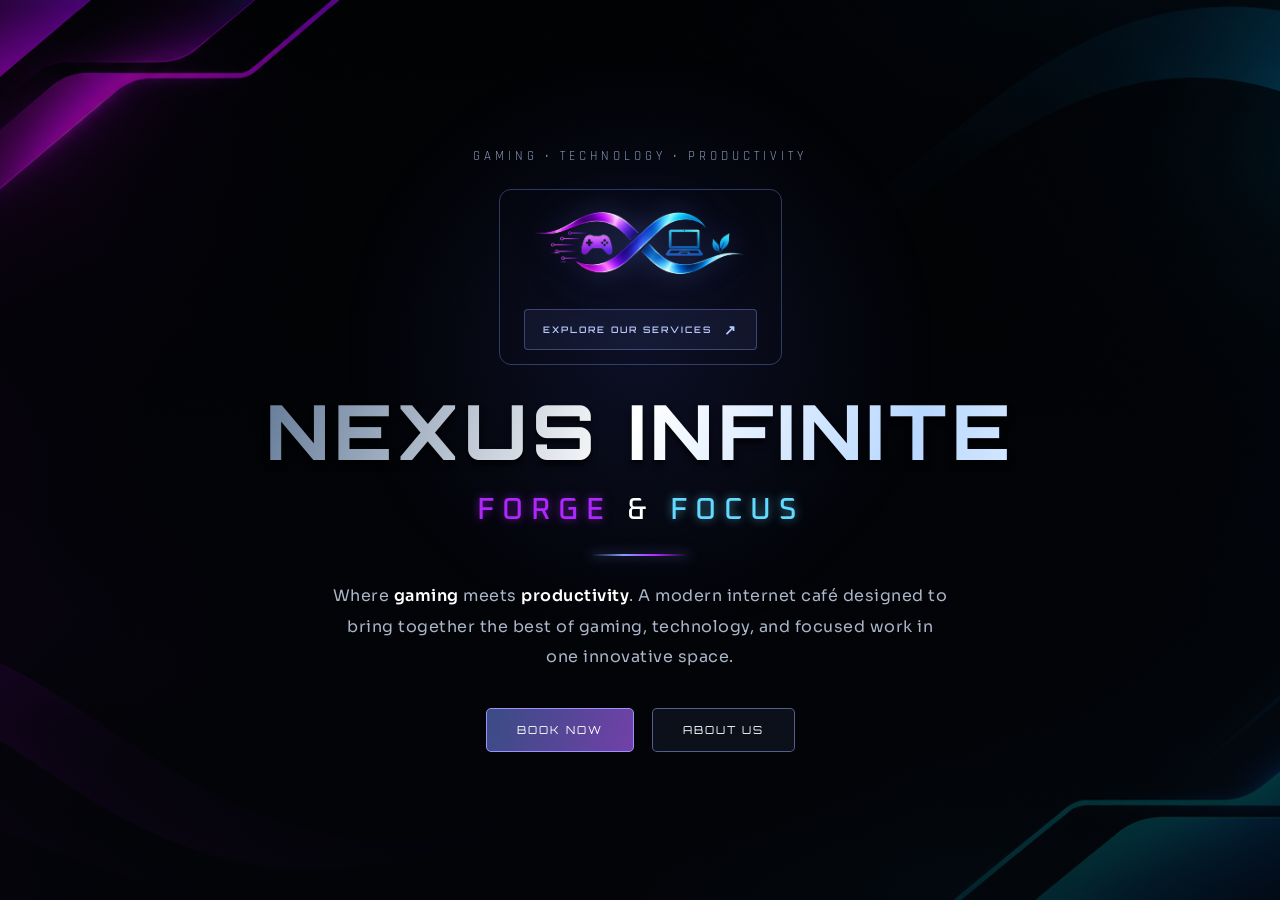
<file: index.html>
<!DOCTYPE html>
<html lang="en">
<head>
<meta charset="UTF-8">
<meta name="viewport" content="width=device-width, initial-scale=1.0">

<title>Nexus Infinite</title>

<link href="https://fonts.googleapis.com/css2?family=Orbitron:wght@400;500;700;800&family=Rajdhani:wght@400;500;700&family=Oxanium:wght@400;500;700&family=Space+Grotesk:wght@400;500;700&family=Sora:wght@400;500;700&display=swap" rel="stylesheet">

<style>


* {
    margin: 0;
    padding: 0;
    box-sizing: border-box;
}

html {
    scroll-behavior: smooth;
}

body {
    min-height: 100vh;
    background: #030509;
    background-image:
        linear-gradient(
            rgba(3, 5, 9, 0.45),
            rgba(3, 5, 9, 0.85)
        ),
        url("background.png");

    background-size: cover;
    background-position: center;
    background-repeat: no-repeat;

    font-family: 'Sora', sans-serif;
    color: white;

    overflow-x: hidden;
    position: relative;
}


body::before {
    content: "";
    position: fixed;
    width: 600px;
    height: 600px;
    top: 5%;
    left: 50%;
    transform: translateX(-50%);

    background: radial-gradient(
        circle,
        rgba(91, 105, 255, 0.13),
        transparent 70%
    );

    pointer-events: none;
    z-index: 0;
}


.hero {
    min-height: 100vh;
    width: 100%;

    display: flex;
    flex-direction: column;
    align-items: center;
    justify-content: center;

    text-align: center;

    padding: 50px 20px;
    position: relative;
    z-index: 1;
}


.logo-container {
    display: flex;
    justify-content: center;
    align-items: center;

    margin-bottom: 20px;
}

.logo-container img {
    width: 230px;
    max-width: 65vw;
    height: auto;

    filter:
        drop-shadow(0 0 12px rgba(120, 150, 255, 0.25))
        drop-shadow(0 0 30px rgba(100, 100, 255, 0.12));

    transition: 0.4s ease;
}

.logo-container img:hover {
    transform: scale(1.10);

    filter:
        drop-shadow(0 0 18px rgba(160, 180, 255, 0.5))
        drop-shadow(0 0 35px rgba(100, 100, 255, 0.3));
}


/* =====================================
   ANIMATED LOGO INTERACTION
===================================== */

.logo-link {
    display: flex;
    flex-direction: column;
    align-items: center;
    gap: 18px;

    position: relative;
    padding: 15px 25px;

    text-decoration: none;
    border-radius: 12px;
}

/* Pulsating outline around logo */

.logo-link::before {
    content: "";

    position: absolute;
    inset: 0;

    border: 1px solid rgba(130,150,255,0.35);
    border-radius: 12px;

    pointer-events: none;

    animation: logoPulse 3s ease-out infinite;
}

/* Animated service indicator */

.logo-hint {
    display: inline-flex;
    align-items: center;
    gap: 12px;

    padding: 11px 18px;

    color: #b9c9ff;

    font-family: 'Orbitron', sans-serif;
    font-size: 9px;
    font-weight: 600;
    letter-spacing: 2px;

    background: rgba(90,110,180,0.12);

    border: 1px solid rgba(140,160,255,0.35);
    border-radius: 4px;

    animation: hintGlow 2.5s ease-in-out infinite;

    transition: 0.3s ease;
}

/* Animated arrow */

.hint-arrow {
    display: inline-block;
    color: #b9c9ff;
    font-size: 14px;

    animation: arrowFloat 1.2s ease-in-out infinite;
}

/* Logo outline animation */

@keyframes logoPulse {

    0% {
        transform: scale(0.96);
        opacity: 0;
    }

    35% {
        opacity: 0.7;
    }

    100% {
        transform: scale(1.12);
        opacity: 0;
    }

}

/* Indicator glow */

@keyframes hintGlow {

    0%, 100% {
        opacity: 0.65;
        box-shadow: 0 0 5px rgba(120,140,255,0.05);
    }

    50% {
        opacity: 1;
        box-shadow: 0 0 18px rgba(120,140,255,0.2);
    }

}

/* Arrow movement */

@keyframes arrowFloat {

    0%, 100% {
        transform: translate(0, 0);
    }

    50% {
        transform: translate(4px, -4px);
    }

}

/* Hover interaction */

.logo-link:hover .logo-hint {
    color: white;

    background: rgba(120,140,255,0.22);

    border-color: #aabaff;

    box-shadow: 0 0 25px rgba(120,140,255,0.3);
}

.logo-link:hover .hint-arrow {
    color: white;
}

.logo-link:hover::before {
    animation-play-state: paused;
    opacity: 1;
    border-color: #aabaff;
}

/* Keyboard accessibility */

.logo-link:focus-visible {
    outline: 2px solid #aabaff;
    outline-offset: 6px;
}

/* Accessibility: reduce motion */

@media (prefers-reduced-motion: reduce) {
    .logo-link::before,
    .logo-hint,
    .hint-arrow {
        animation: none;
    }
}

  
h1 {
    font-family: 'Orbitron', sans-serif;
    font-size: clamp(35px, 6vw, 76px);
    font-weight: 800;

    letter-spacing: 5px;
    line-height: 1.2;

    background: linear-gradient(
        110deg,
        #647b98 0%,
        #ffffff 20%,
        #b9d8ff 35%,
        #ffffff 50%,
        #819bb9 65%,
        #ffffff 80%,
        #647b98 100%
    );

    background-size: 250% auto;

    -webkit-background-clip: text;
    background-clip: text;
    color: transparent;

    filter: drop-shadow(0 5px 3px rgba(0,0,0,0.7));

    animation: shine 5s linear infinite;
}

@keyframes shine {
    from {
        background-position: 200% center;
    }

    to {
        background-position: -200% center;
    }
}


.slogan {
    margin-top: 15px;

    font-family: 'Oxanium', sans-serif;
    font-size: clamp(20px, 3vw, 30px);

    font-weight: 500;
    letter-spacing: 8px;
    text-transform: uppercase;
}

.forge {
    color: #B026FF;

    text-shadow:
        0 0 10px rgba(176, 38, 255, 0.6);
}

.focus {
    color: #62D9FF;

    text-shadow:
        0 0 10px rgba(98, 217, 255, 0.6);
}


.divider {
    width: 100px;
    height: 2px;

    margin: 25px auto;

    background: linear-gradient(
        90deg,
        transparent,
        #879cff,
        #B026FF,
        transparent
    );

    box-shadow: 0 0 12px rgba(130, 150, 255, 0.6);
}


.description {
    max-width: 650px;
    padding: 0 15px;

    font-family: 'Sora', sans-serif;
    font-size: 16px;
    line-height: 1.9;

    color: #aab5c8;
    letter-spacing: 0.5px;
}

.description b {
    color: #ffffff;
    font-weight: 600;
}


.label {
    margin-bottom: 25px;

    font-family: 'Rajdhani', sans-serif;
    font-size: 13px;

    letter-spacing: 4px;
    color: #8998b5;

    text-transform: uppercase;
}


.buttons {
    display: flex;
    justify-content: center;
    gap: 18px;
    flex-wrap: wrap;

    margin-top: 35px;
}

.btn {
    padding: 14px 30px;

    font-family: 'Orbitron', sans-serif;
    font-size: 11px;
    letter-spacing: 2px;

    text-decoration: none;
    color: white;

    border: 1px solid rgba(155, 175, 255, 0.5);
    border-radius: 5px;

    background: rgba(30, 40, 65, 0.35);

    transition: 0.3s ease;
}

.btn:hover {
    background: rgba(120, 100, 255, 0.2);

    border-color: #B026FF;

    box-shadow:
        0 0 15px rgba(176, 38, 255, 0.3);

    transform: translateY(-3px);
}

.btn-primary {
    background: linear-gradient(
        110deg,
        #394c85,
        #7141a8
    );

    border: 1px solid #9d91ff;
}



</style>
  
</head>

<body>

<section class="hero">

    <div class="label">
        Gaming • Technology • Productivity
    </div>

    <div class="logo-container">

    <a href="services.html" class="logo-link"
       aria-label="Explore Nexus Infinite services">

        <!-- YOUR ORIGINAL LOGO -->
        <img src="logo.png" alt="Nexus Infinite Logo">

        <!-- ANIMATED CLICK INDICATOR -->
        <span class="logo-hint">
            EXPLORE OUR SERVICES
            <span class="hint-arrow">↗</span>
        </span>

    </a>

</div>

    <h1>NEXUS INFINITE</h1>

    <h2 class="slogan">
        <span class="forge">Forge</span>
        &
        <span class="focus">Focus</span>
    </h2>

    <div class="divider"></div>

    <p class="description">
        Where <b>gaming</b> meets <b>productivity</b>.
        A modern internet café designed to bring together
        the best of gaming, technology, and focused work
        in one innovative space.
    </p>

    <div class="buttons">
        <a href="rental-form.html" class="btn btn-primary">
            BOOK NOW
        </a>

        <a href="about.html" class="btn">
            ABOUT US
        </a>
    </div>

</section>

</body>
  
</html>
</file>
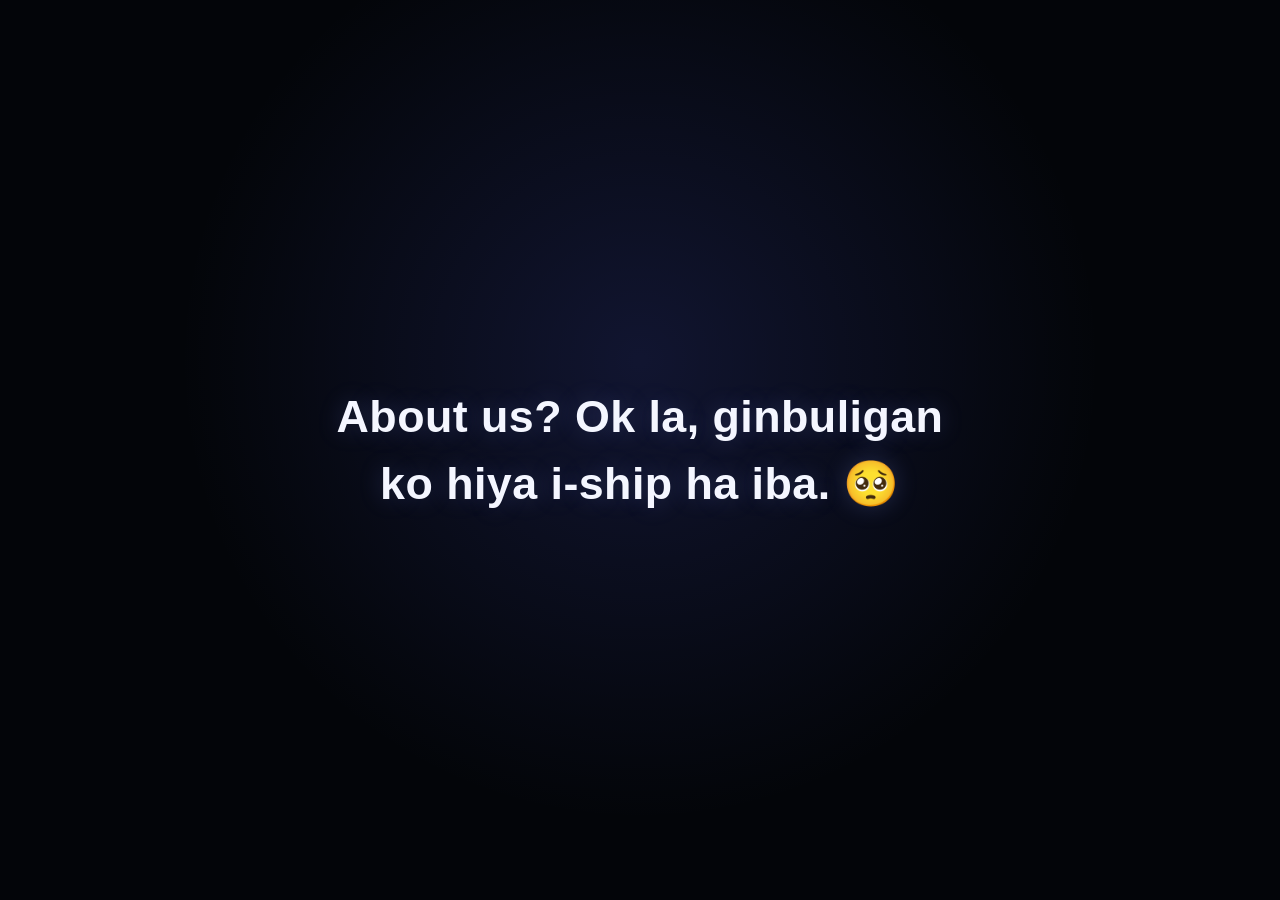
<file: about.html>
<!DOCTYPE html>
<html lang="en">
<head>
<meta charset="UTF-8">
<meta name="viewport" content="width=device-width, initial-scale=1.0">
<title>About Us</title>
<style>
* { margin: 0; padding: 0; box-sizing: border-box; }
body {
    min-height: 100vh;
    display: flex;
    align-items: center;
    justify-content: center;
    padding: 24px;
    background: radial-gradient(circle at 50% 40%, rgba(91,105,255,.16), transparent 55%), #030509;
    color: #f4f6ff;
    font-family: 'Sora', 'Segoe UI', sans-serif;
    text-align: center;
}
p {
    max-width: 900px;
    font-size: clamp(1.35rem, 4vw, 2.8rem);
    line-height: 1.5;
    font-weight: 600;
    letter-spacing: .01em;
    text-wrap: balance;
    text-shadow: 0 0 24px rgba(130,150,255,.22);
    animation: appear 900ms ease both;
}
@keyframes appear {
    from { opacity: 0; transform: translateY(12px); }
    to { opacity: 1; transform: translateY(0); }
}
@media (prefers-reduced-motion: reduce) {
    p { animation: none; }
}
</style>
</head>
<body>
<p>About us? Ok la, ginbuligan ko hiya i-ship ha iba. 🥺</p>
</body>
</html>
</file>
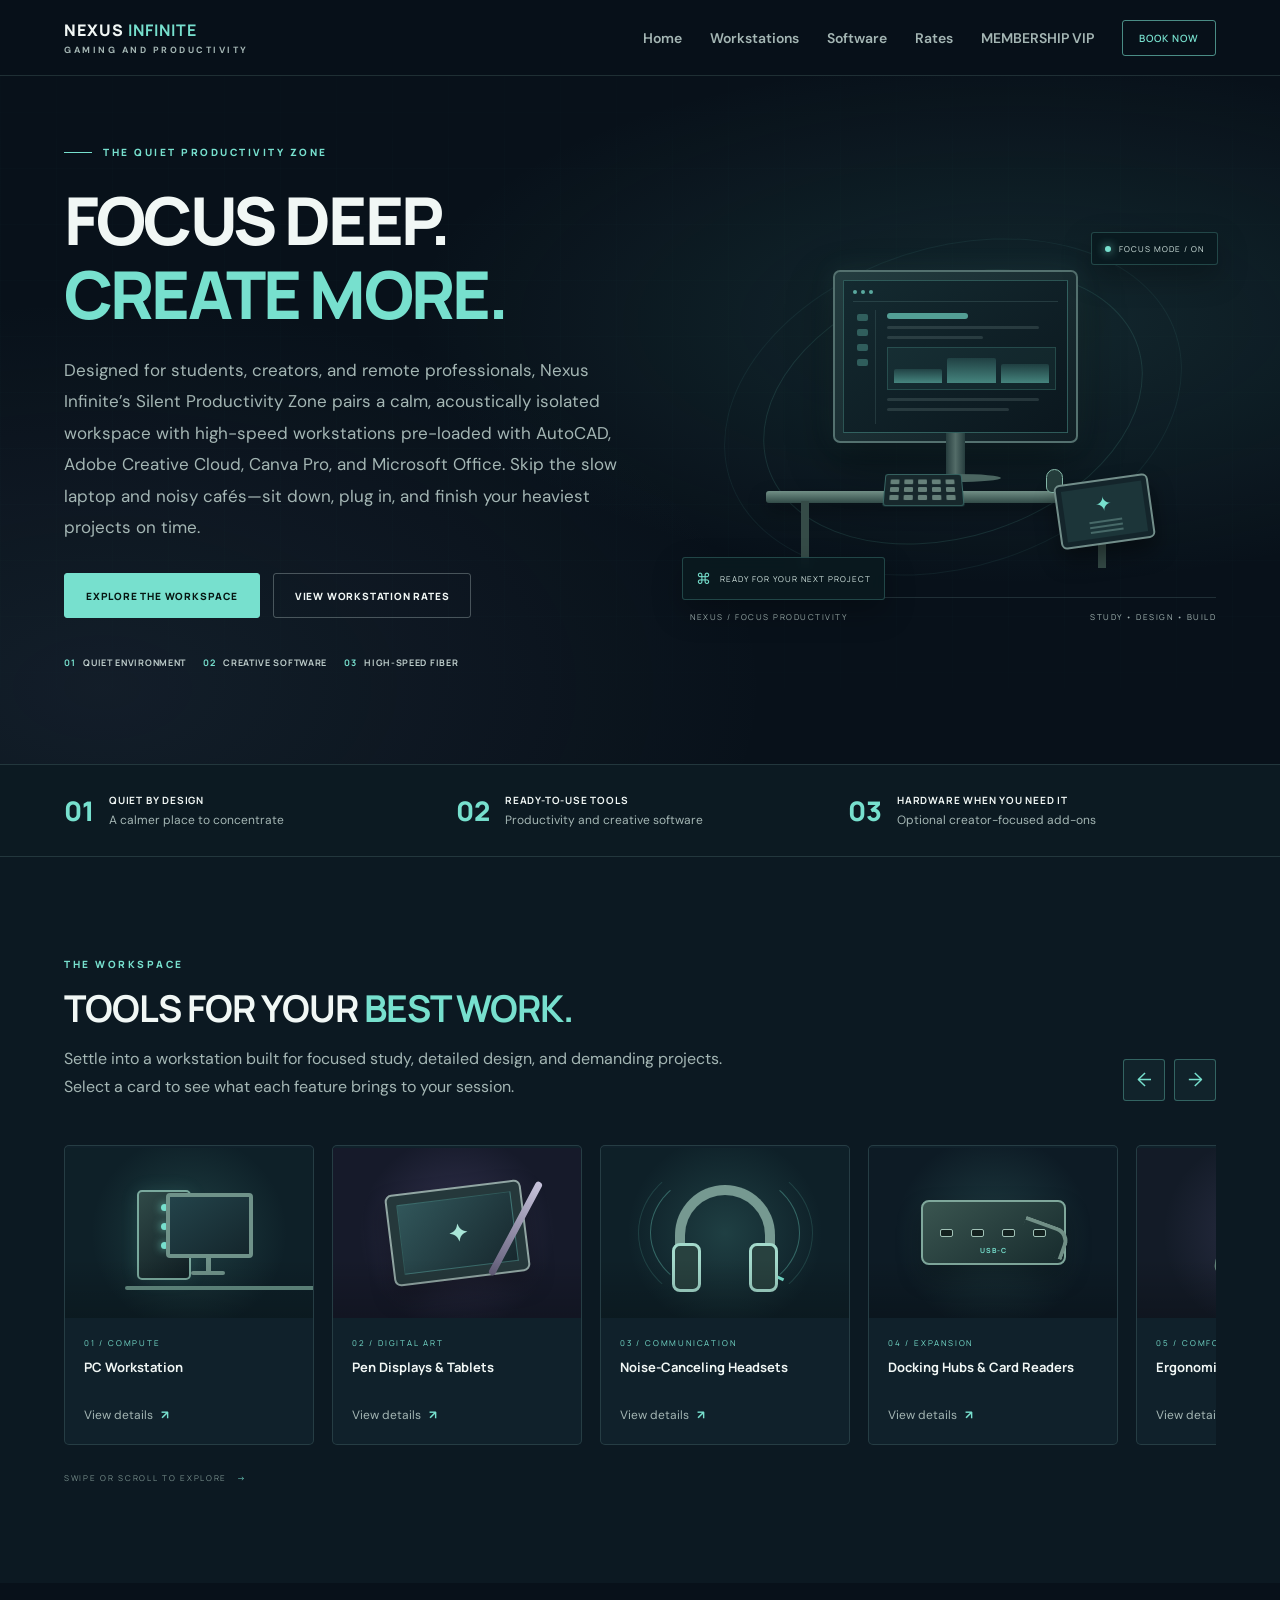
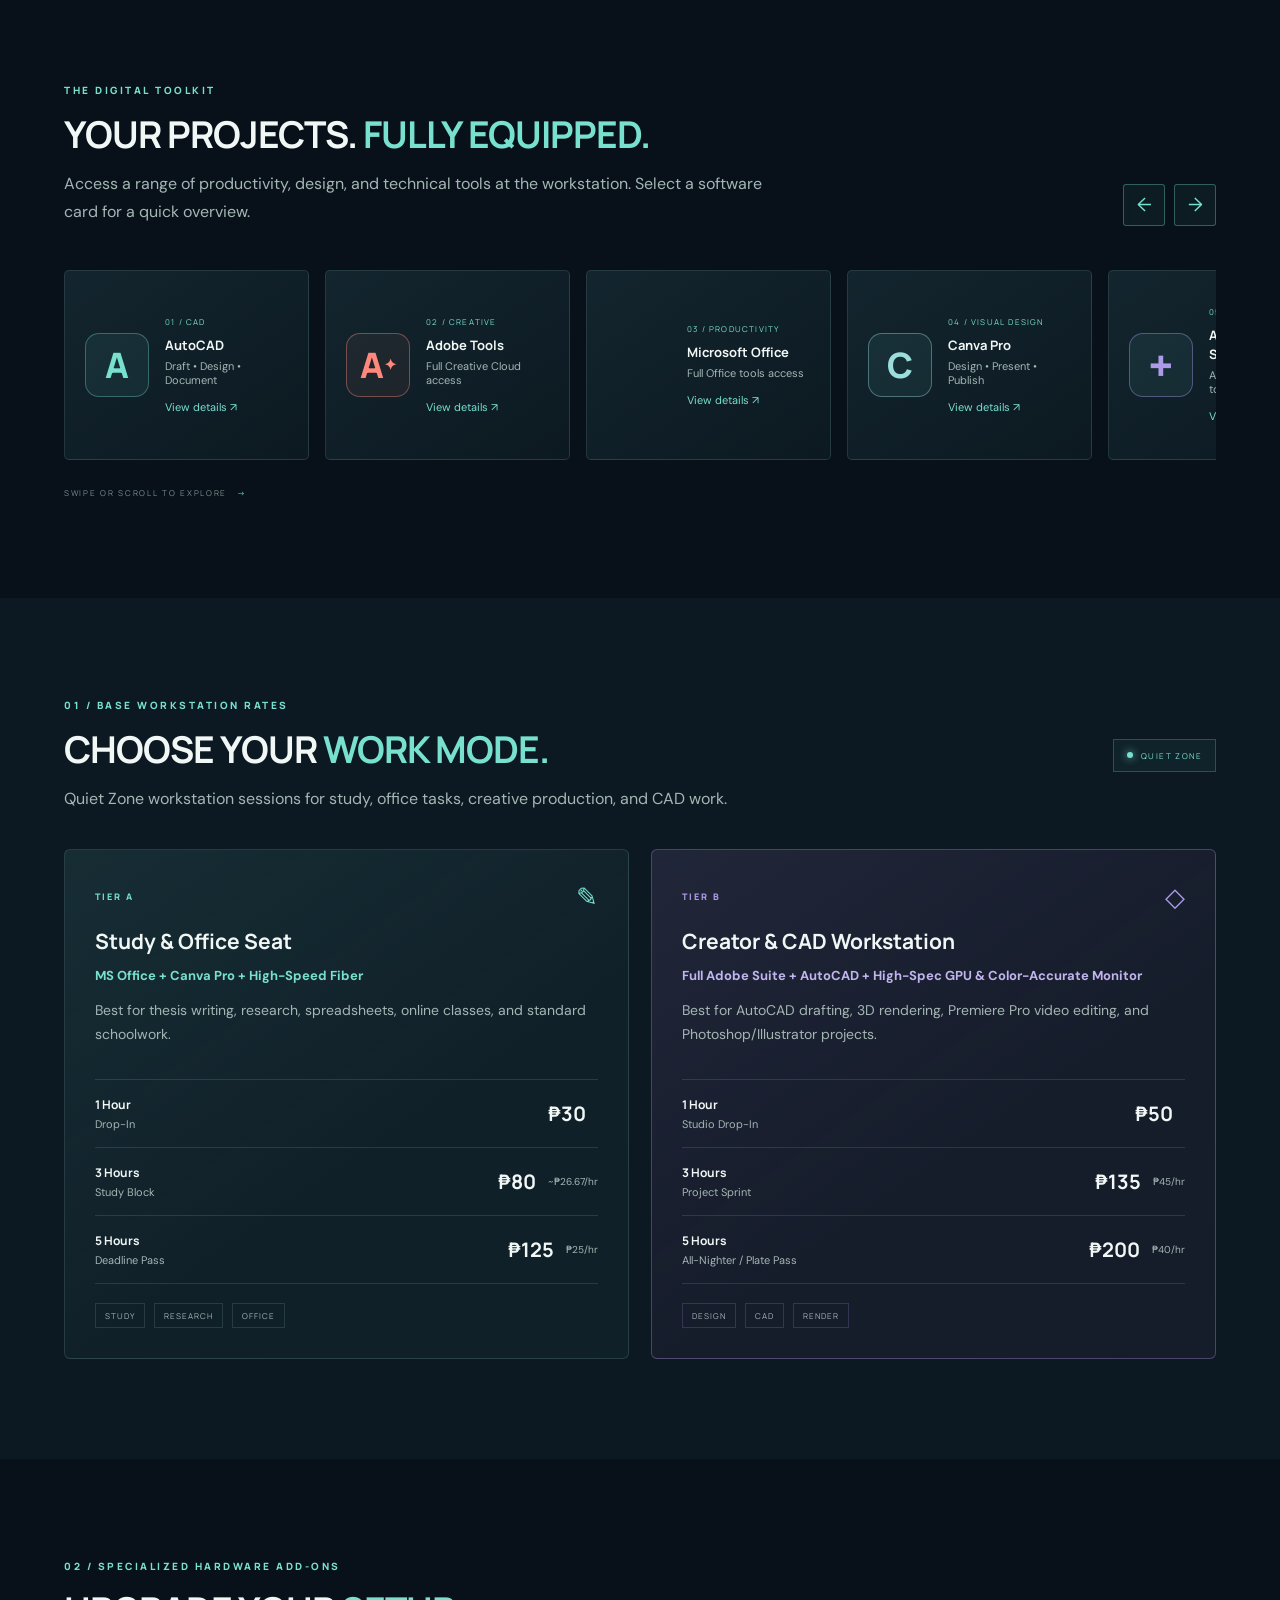
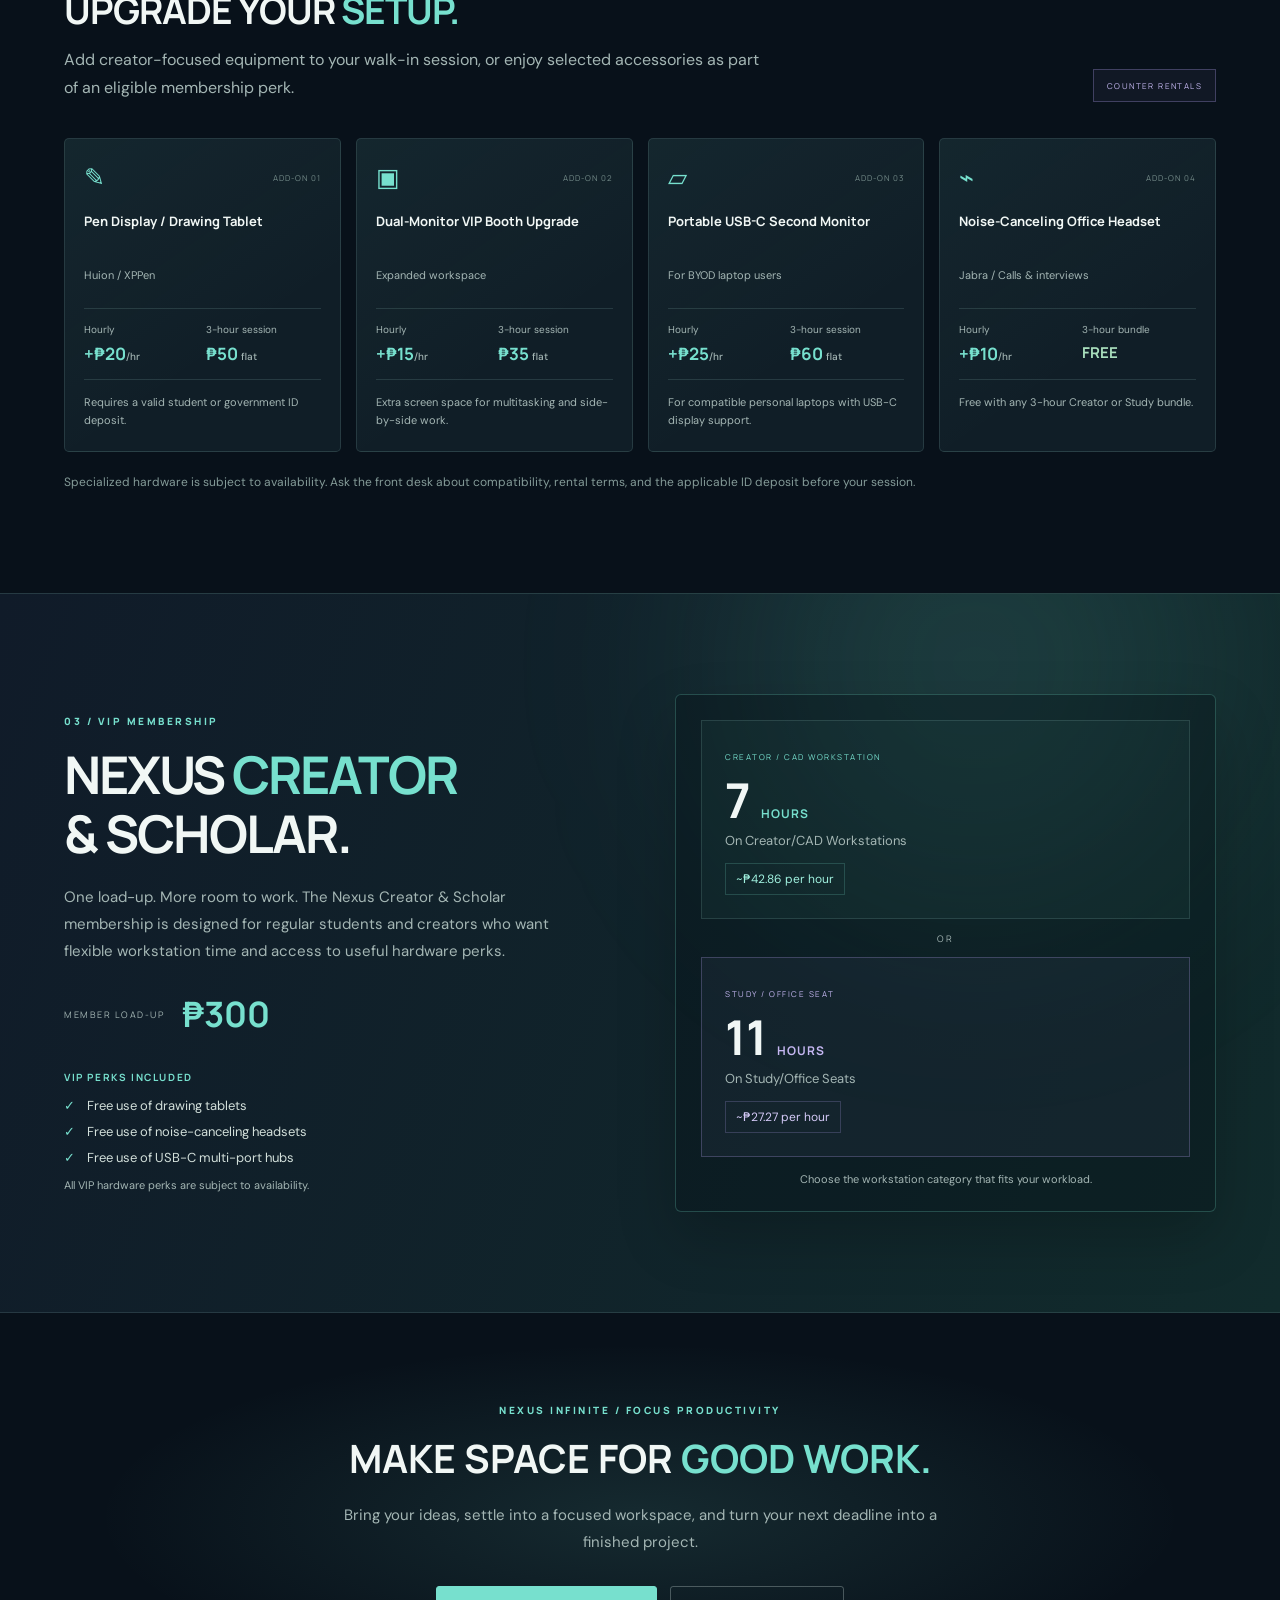
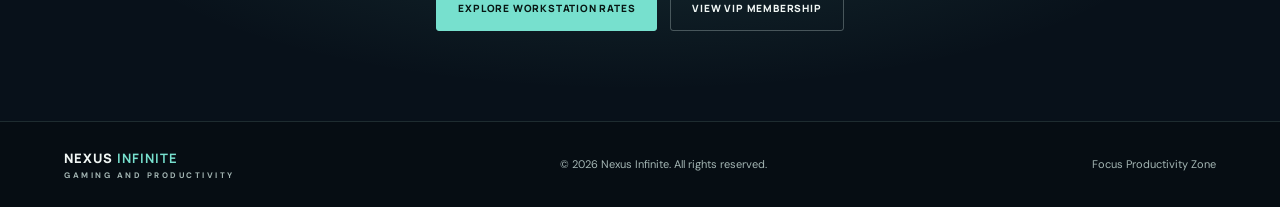
<file: focus.html>
<!DOCTYPE html>
<html lang="en">
<head>
  <meta charset="UTF-8">
  <meta name="viewport" content="width=device-width, initial-scale=1.0">
  <meta name="theme-color" content="#08111a">
  <meta name="description" content="Explore the Nexus Infinite Focus Productivity Zone, with quiet workstations, creative software, hardware add-ons, and VIP membership.">
  <title>Focus Productivity | Nexus Infinite</title>

  <link rel="preconnect" href="https://fonts.googleapis.com">
  <link rel="preconnect" href="https://fonts.gstatic.com" crossorigin>
  <link href="https://fonts.googleapis.com/css2?family=DM+Sans:wght@400;500;600;700&family=Manrope:wght@400;500;600;700;800&display=swap" rel="stylesheet">
  <link rel="stylesheet" href="style.css">
</head>
<body>

  <!-- NAVIGATION -->
  <header class="site-header">
    <nav class="navbar container" aria-label="Main navigation">
      <a class="brand" href="services.html" aria-label="Nexus Infinite home">
        <span class="brand-name">NEXUS <b>INFINITE</b></span>
        <span class="brand-subtitle">GAMING AND PRODUCTIVITY</span>
      </a>

      <button class="menu-toggle" id="menuToggle" type="button" aria-label="Open navigation" aria-expanded="false" aria-controls="navLinks">
        <span></span><span></span><span></span>
      </button>

      <div class="nav-links" id="navLinks">
        <a href="#home">Home</a>
        <a href="#workstations">Workstations</a>
        <a href="#software">Software</a>
        <a href="#rates">Rates</a>
        <a href="#rates">MEMBERSHIP VIP</a>
        <a href="#membership" class="nav-cta">BOOK NOW</a>
      </div>
    </nav>
  </header>

  <main>
    <!-- HERO -->
    <section class="hero" id="home">
      <div class="hero-grid" aria-hidden="true"></div>
      <div class="container hero-layout">
        <div class="hero-copy">
          <p class="eyebrow"><span class="eyebrow-line"></span> THE QUIET PRODUCTIVITY ZONE</p>
          <h1>FOCUS DEEP.<br><span>CREATE MORE.</span></h1>
          <p class="hero-description">
            Designed for students, creators, and remote professionals, Nexus Infinite’s Silent Productivity Zone pairs a calm, acoustically isolated workspace with high-speed workstations pre-loaded with AutoCAD, Adobe Creative Cloud, Canva Pro, and Microsoft Office. Skip the slow laptop and noisy cafés—sit down, plug in, and finish your heaviest projects on time.
          </p>
          <div class="hero-actions">
            <a class="button button-primary" href="#workstations">EXPLORE THE WORKSPACE</a>
            <a class="button button-outline" href="#rates">VIEW WORKSTATION RATES</a>
          </div>
          <div class="hero-traits" aria-label="Workspace highlights">
            <span><i>01</i> QUIET ENVIRONMENT</span>
            <span><i>02</i> CREATIVE SOFTWARE</span>
            <span><i>03</i> HIGH-SPEED FIBER</span>
          </div>
        </div>

        <div class="hero-visual" aria-label="Illustration of a quiet productivity workstation">
          <div class="visual-orbit orbit-one"></div>
          <div class="visual-orbit orbit-two"></div>
          <div class="floating-note note-top"><span class="status-dot"></span> FOCUS MODE / ON</div>
          <div class="workstation-illustration">
            <div class="monitor-frame">
              <div class="monitor-screen">
                <div class="screen-topline"><span></span><span></span><span></span></div>
                <div class="screen-layout">
                  <div class="screen-sidebar"><i></i><i></i><i></i><i></i></div>
                  <div class="screen-work">
                    <div class="screen-title-line"></div>
                    <div class="screen-line"></div>
                    <div class="screen-line short"></div>
                    <div class="screen-art"><span></span><span></span><span></span></div>
                    <div class="screen-line"></div>
                    <div class="screen-line medium"></div>
                  </div>
                </div>
              </div>
              <div class="monitor-neck"></div>
              <div class="monitor-foot"></div>
            </div>
            <div class="desk-surface">
              <div class="keyboard-illustration"><i></i><i></i><i></i><i></i><i></i><i></i><i></i><i></i><i></i><i></i><i></i><i></i><i></i><i></i><i></i></div>
              <div class="mouse-illustration"></div>
              <div class="desk-leg leg-left"></div>
              <div class="desk-leg leg-right"></div>
            </div>
            <div class="tablet-illustration"><div class="tablet-screen"><span>✦</span><i></i><i></i><i></i></div></div>
          </div>
          <div class="floating-note note-bottom"><span class="note-icon">⌘</span> READY FOR YOUR NEXT PROJECT</div>
          <div class="visual-caption"><span>NEXUS / FOCUS PRODUCTIVITY</span><span>STUDY • DESIGN • BUILD</span></div>
        </div>
      </div>
    </section>

    <!-- VALUE STRIP -->
    <section class="value-strip" aria-label="Workspace benefits">
      <div class="container value-grid">
        <div class="value-item"><span class="value-number">01</span><div><strong>QUIET BY DESIGN</strong><small>A calmer place to concentrate</small></div></div>
        <div class="value-item"><span class="value-number">02</span><div><strong>READY-TO-USE TOOLS</strong><small>Productivity and creative software</small></div></div>
        <div class="value-item"><span class="value-number">03</span><div><strong>HARDWARE WHEN YOU NEED IT</strong><small>Optional creator-focused add-ons</small></div></div>
      </div>
    </section>

    <!-- WORKSTATION EQUIPMENT -->
    <section class="section equipment-section" id="workstations">
      <div class="container">
        <div class="section-heading-row">
          <div>
            <p class="section-kicker">THE WORKSPACE</p>
            <h2 class="section-title">TOOLS FOR YOUR <span>BEST WORK.</span></h2>
            <p class="section-intro">Settle into a workstation built for focused study, detailed design, and demanding projects. Select a card to see what each feature brings to your session.</p>
          </div>
          <div class="carousel-controls">
            <button class="carousel-arrow" type="button" data-target="equipmentCarousel" data-direction="-1" aria-label="Scroll equipment left">←</button>
            <button class="carousel-arrow" type="button" data-target="equipmentCarousel" data-direction="1" aria-label="Scroll equipment right">→</button>
          </div>
        </div>

        <div class="horizontal-carousel" id="equipmentCarousel" tabindex="0" aria-label="Scrollable workstation equipment cards">
          <button class="info-card" type="button" data-title="High-Spec PC Workstation" data-category="WORKSTATION" data-description="Work on a capable desktop setup designed for demanding school and professional tasks. Choose the Study & Office Seat for writing, research, and spreadsheets, or the Creator & CAD Workstation for heavier design, editing, drafting, and rendering workloads.">
            <span class="card-art pc-art"><span class="pc-tower"><i></i><i></i><i></i></span><span class="pc-monitor-mini"></span><span class="pc-base"></span></span>
            <span class="card-body"><span class="card-index">01 / COMPUTE</span><strong>PC Workstation</strong><small>View details <b>↗</b></small></span>
          </button>

          <button class="info-card" type="button" data-title="Pen Displays & Drawing Tablets" data-category="CREATIVE HARDWARE" data-description="Bring illustrations, annotations, and digital art projects to life with a pen display or drawing tablet. Available as a specialized counter rental, with a valid student or government ID deposit required for this add-on.">
            <span class="card-art pen-art"><span class="pen-display"><i></i><b>✦</b></span><span class="stylus"></span></span>
            <span class="card-body"><span class="card-index">02 / DIGITAL ART</span><strong>Pen Displays & Tablets</strong><small>View details <b>↗</b></small></span>
          </button>

          <button class="info-card" type="button" data-title="Noise-Canceling Headsets" data-category="CALLS & MEETINGS" data-description="Use a dedicated office headset for online classes, remote meetings, interviews, and clearer calls. A Jabra noise-canceling headset is available as a counter add-on, with complimentary use included in eligible 3-hour Creator or Study bundles.">
            <span class="card-art headset-art"><span class="headset-shape"><i></i><b></b></span><span class="sound-wave wave-a"></span><span class="sound-wave wave-b"></span></span>
            <span class="card-body"><span class="card-index">03 / COMMUNICATION</span><strong>Noise-Canceling Headsets</strong><small>View details <b>↗</b></small></span>
          </button>

          <button class="info-card" type="button" data-title="USB-C Docking Hubs & Card Readers" data-category="CONNECTIVITY" data-description="Connect and manage compatible peripherals through multi-port USB-C docking hubs and card readers. Useful for transferring project files, connecting accessories, and expanding the ports available to supported devices.">
            <span class="card-art hub-art"><span class="hub-device"><i></i><i></i><i></i><i></i><b>USB-C</b></span><span class="hub-cable"></span></span>
            <span class="card-body"><span class="card-index">04 / EXPANSION</span><strong>Docking Hubs & Card Readers</strong><small>View details <b>↗</b></small></span>
          </button>

          <button class="info-card" type="button" data-title="Ergonomic & Comfort Perks" data-category="WORKSPACE COMFORT" data-description="Make longer work sessions more manageable with a thoughtfully arranged quiet-zone workspace, comfortable seating, and practical desk space. The goal is a calm, organized environment where you can stay focused on the work in front of you.">
            <span class="card-art comfort-art"><span class="chair-back"></span><span class="chair-seat"></span><span class="chair-stem"></span><span class="chair-base"></span><span class="plant-pot"><i></i><i></i><i></i></span></span>
            <span class="card-body"><span class="card-index">05 / COMFORT</span><strong>Ergonomic & Comfort Perks</strong><small>View details <b>↗</b></small></span>
          </button>
        </div>
        <p class="carousel-hint">SWIPE OR SCROLL TO EXPLORE <span>→</span></p>
      </div>
    </section>

    <!-- SOFTWARE -->
    <section class="section software-section" id="software">
      <div class="container">
        <div class="section-heading-row">
          <div>
            <p class="section-kicker">THE DIGITAL TOOLKIT</p>
            <h2 class="section-title">YOUR PROJECTS. <span>FULLY EQUIPPED.</span></h2>
            <p class="section-intro">Access a range of productivity, design, and technical tools at the workstation. Select a software card for a quick overview.</p>
          </div>
          <div class="carousel-controls">
            <button class="carousel-arrow" type="button" data-target="softwareCarousel" data-direction="-1" aria-label="Scroll software left">←</button>
            <button class="carousel-arrow" type="button" data-target="softwareCarousel" data-direction="1" aria-label="Scroll software right">→</button>
          </div>
        </div>

        <div class="horizontal-carousel software-carousel" id="softwareCarousel" tabindex="0" aria-label="Scrollable premium software cards">
          <button class="software-card" type="button" data-title="AutoCAD" data-category="CAD & TECHNICAL DESIGN" data-description="Use AutoCAD for precise 2D drafting, technical drawings, plans, and professional design documentation. It is part of the Creator & CAD Workstation package for drafting and technical project work.">
            <span class="software-mark autocad-mark">A</span><span class="software-meta"><span>01 / CAD</span><strong>AutoCAD</strong><small>Draft • Design • Document</small><em>View details ↗</em></span>
          </button>
          <button class="software-card" type="button" data-title="Adobe Creative Cloud" data-category="CREATIVE SUITE" data-description="Access Adobe creative tools for image editing, graphic design, illustration, page layouts, video editing, and other creative workflows. The Creator & CAD Workstation includes the full Adobe suite for projects using tools such as Photoshop, Illustrator, and Premiere Pro.">
            <span class="software-mark adobe-mark">A<span>✦</span></span><span class="software-meta"><span>02 / CREATIVE</span><strong>Adobe Tools</strong><small>Full Creative Cloud access</small><em>View details ↗</em></span>
          </button>
          <button class="software-card" type="button" data-title="Microsoft Office" data-category="STUDY & PRODUCTIVITY" data-description="Work with Microsoft Office tools for documents, presentations, spreadsheets, and everyday academic or professional tasks. The Study & Office Seat includes Microsoft Office access for thesis writing, research, and standard schoolwork.">
            <span class="software-mark office-mark"><i></i><i></i><i></i><i></i></span><span class="software-meta"><span>03 / PRODUCTIVITY</span><strong>Microsoft Office</strong><small>Full Office tools access</small><em>View details ↗</em></span>
          </button>
          <button class="software-card" type="button" data-title="Canva Pro" data-category="DESIGN & PRESENTATIONS" data-description="Create polished presentations, posters, social graphics, and visual materials with Canva Pro. It is included with the Study & Office Seat, making it useful for class presentations, reports, and everyday design tasks.">
            <span class="software-mark canva-mark">C</span><span class="software-meta"><span>04 / VISUAL DESIGN</span><strong>Canva Pro</strong><small>Design • Present • Publish</small><em>View details ↗</em></span>
          </button>
          <button class="software-card" type="button" data-title="More Professional Tools" data-category="ADDITIONAL SOFTWARE" data-description="Need a particular application for your project? Ask the front desk about the available software catalog, workstation compatibility, and which package includes the tools you need before starting your session.">
            <span class="software-mark more-mark">+</span><span class="software-meta"><span>05 / MORE TOOLS</span><strong>Additional Software</strong><small>Ask about available tools</small><em>View details ↗</em></span>
          </button>
        </div>
        <p class="carousel-hint">SWIPE OR SCROLL TO EXPLORE <span>→</span></p>
      </div>
    </section>

    <!-- BASE WORKSTATION RATES -->
    <section class="section rates-section" id="rates">
      <div class="container">
        <div class="section-heading-row rates-heading-row">
          <div>
            <p class="section-kicker">01 / BASE WORKSTATION RATES</p>
            <h2 class="section-title">CHOOSE YOUR <span>WORK MODE.</span></h2>
            <p class="section-intro">Quiet Zone workstation sessions for study, office tasks, creative production, and CAD work.</p>
          </div>
          <span class="quiet-zone-label"><i></i> QUIET ZONE</span>
        </div>

        <div class="workstation-pricing-grid">
          <article class="rate-panel study-panel">
            <div class="rate-panel-top"><span class="tier-label">TIER A</span><span class="rate-icon">✎</span></div>
            <h3>Study & Office Seat</h3>
            <p class="rate-includes">MS Office + Canva Pro + High-Speed Fiber</p>
            <p class="rate-description">Best for thesis writing, research, spreadsheets, online classes, and standard schoolwork.</p>
            <div class="rate-options">
              <div class="rate-option"><div><strong>1 Hour</strong><small>Drop-In</small></div><b>₱30</b></div>
              <div class="rate-option"><div><strong>3 Hours</strong><small>Study Block</small></div><b>₱80</b><small class="per-hour">~₱26.67/hr</small></div>
              <div class="rate-option"><div><strong>5 Hours</strong><small>Deadline Pass</small></div><b>₱125</b><small class="per-hour">₱25/hr</small></div>
            </div>
            <div class="rate-panel-footer"><span>STUDY</span><span>RESEARCH</span><span>OFFICE</span></div>
          </article>

          <article class="rate-panel creator-panel">
            <div class="rate-panel-top"><span class="tier-label">TIER B</span><span class="rate-icon">◇</span></div>
            <h3>Creator & CAD Workstation</h3>
            <p class="rate-includes">Full Adobe Suite + AutoCAD + High-Spec GPU & Color-Accurate Monitor</p>
            <p class="rate-description">Best for AutoCAD drafting, 3D rendering, Premiere Pro video editing, and Photoshop/Illustrator projects.</p>
            <div class="rate-options">
              <div class="rate-option"><div><strong>1 Hour</strong><small>Studio Drop-In</small></div><b>₱50</b></div>
              <div class="rate-option"><div><strong>3 Hours</strong><small>Project Sprint</small></div><b>₱135</b><small class="per-hour">₱45/hr</small></div>
              <div class="rate-option"><div><strong>5 Hours</strong><small>All-Nighter / Plate Pass</small></div><b>₱200</b><small class="per-hour">₱40/hr</small></div>
            </div>
            <div class="rate-panel-footer"><span>DESIGN</span><span>CAD</span><span>RENDER</span></div>
          </article>
        </div>
      </div>
    </section>

    <!-- HARDWARE ADD-ONS -->
    <section class="section addons-section" id="addons">
      <div class="container">
        <div class="section-heading-row">
          <div>
            <p class="section-kicker">02 / SPECIALIZED HARDWARE ADD-ONS</p>
            <h2 class="section-title">UPGRADE YOUR <span>SETUP.</span></h2>
            <p class="section-intro">Add creator-focused equipment to your walk-in session, or enjoy selected accessories as part of an eligible membership perk.</p>
          </div>
          <span class="counter-label">COUNTER RENTALS</span>
        </div>

        <div class="addon-grid">
          <article class="addon-card">
            <div class="addon-card-top"><span class="addon-icon">✎</span><span class="addon-number">ADD-ON 01</span></div>
            <h3>Pen Display / Drawing Tablet</h3>
            <p class="addon-brand">Huion / XPPen</p>
            <div class="addon-prices"><div><small>Hourly</small><strong>+₱20<span>/hr</span></strong></div><div><small>3-hour session</small><strong>₱50<span> flat</span></strong></div></div>
            <p class="addon-note">Requires a valid student or government ID deposit.</p>
          </article>

          <article class="addon-card">
            <div class="addon-card-top"><span class="addon-icon">▣</span><span class="addon-number">ADD-ON 02</span></div>
            <h3>Dual-Monitor VIP Booth Upgrade</h3>
            <p class="addon-brand">Expanded workspace</p>
            <div class="addon-prices"><div><small>Hourly</small><strong>+₱15<span>/hr</span></strong></div><div><small>3-hour session</small><strong>₱35<span> flat</span></strong></div></div>
            <p class="addon-note">Extra screen space for multitasking and side-by-side work.</p>
          </article>

          <article class="addon-card">
            <div class="addon-card-top"><span class="addon-icon">▱</span><span class="addon-number">ADD-ON 03</span></div>
            <h3>Portable USB-C Second Monitor</h3>
            <p class="addon-brand">For BYOD laptop users</p>
            <div class="addon-prices"><div><small>Hourly</small><strong>+₱25<span>/hr</span></strong></div><div><small>3-hour session</small><strong>₱60<span> flat</span></strong></div></div>
            <p class="addon-note">For compatible personal laptops with USB-C display support.</p>
          </article>

          <article class="addon-card">
            <div class="addon-card-top"><span class="addon-icon">⌁</span><span class="addon-number">ADD-ON 04</span></div>
            <h3>Noise-Canceling Office Headset</h3>
            <p class="addon-brand">Jabra / Calls & interviews</p>
            <div class="addon-prices"><div><small>Hourly</small><strong>+₱10<span>/hr</span></strong></div><div><small>3-hour bundle</small><strong class="free-price">FREE</strong></div></div>
            <p class="addon-note">Free with any 3-hour Creator or Study bundle.</p>
          </article>
        </div>

        <p class="addon-footnote">Specialized hardware is subject to availability. Ask the front desk about compatibility, rental terms, and the applicable ID deposit before your session.</p>
      </div>
    </section>

    <!-- MEMBERSHIP -->
    <section class="membership-section" id="membership">
      <div class="membership-glow" aria-hidden="true"></div>
      <div class="container membership-layout">
        <div class="membership-copy">
          <p class="section-kicker membership-kicker">03 / VIP MEMBERSHIP</p>
          <h2>NEXUS <span>CREATOR</span><br>& SCHOLAR.</h2>
          <p class="membership-description">One load-up. More room to work. The Nexus Creator & Scholar membership is designed for regular students and creators who want flexible workstation time and access to useful hardware perks.</p>
          <div class="membership-price"><span>MEMBER LOAD-UP</span><strong>₱300</strong></div>
          <div class="membership-perks">
            <h3>VIP PERKS INCLUDED</h3>
            <div><span>✓</span> Free use of drawing tablets</div>
            <div><span>✓</span> Free use of noise-canceling headsets</div>
            <div><span>✓</span> Free use of USB-C multi-port hubs</div>
            <small>All VIP hardware perks are subject to availability.</small>
          </div>
        </div>

        <div class="membership-options">
          <div class="membership-option creator-option">
            <span class="membership-option-label">CREATOR / CAD WORKSTATION</span>
            <strong>7 <small>HOURS</small></strong>
            <p>On Creator/CAD Workstations</p>
            <span class="effective-rate">~₱42.86 per hour</span>
          </div>
          <div class="membership-or">OR</div>
          <div class="membership-option study-option">
            <span class="membership-option-label">STUDY / OFFICE SEAT</span>
            <strong>11 <small>HOURS</small></strong>
            <p>On Study/Office Seats</p>
            <span class="effective-rate">~₱27.27 per hour</span>
          </div>
          <p class="membership-caption">Choose the workstation category that fits your workload.</p>
        </div>
      </div>
    </section>

    <!-- FINAL CTA -->
    <section class="final-cta">
      <div class="container">
        <p class="section-kicker">NEXUS INFINITE / FOCUS PRODUCTIVITY</p>
        <h2>MAKE SPACE FOR <span>GOOD WORK.</span></h2>
        <p>Bring your ideas, settle into a focused workspace, and turn your next deadline into a finished project.</p>
        <div class="hero-actions cta-actions">
          <a class="button button-primary" href="#rates">EXPLORE WORKSTATION RATES</a>
          <a class="button button-outline" href="#membership">VIEW VIP MEMBERSHIP</a>
        </div>
      </div>
    </section>
  </main>

  <!-- FOOTER -->
  <footer class="site-footer">
    <div class="container footer-content">
      <a class="brand footer-brand" href="#home"><span class="brand-name">NEXUS <b>INFINITE</b></span><span class="brand-subtitle">GAMING AND PRODUCTIVITY</span></a>
      <p>© 2026 Nexus Infinite. All rights reserved.</p>
      <p>Focus Productivity Zone</p>
    </div>
  </footer>

  <!-- SHARED DETAIL DIALOG -->
  <dialog class="detail-dialog" id="detailDialog" aria-labelledby="dialogTitle">
    <div class="dialog-content">
      <button class="dialog-close" id="dialogClose" type="button" aria-label="Close details">×</button>
      <p class="dialog-category" id="dialogCategory">WORKSPACE DETAILS</p>
      <h2 id="dialogTitle">Item title</h2>
      <p class="dialog-description" id="dialogDescription">Item description.</p>
    </div>
  </dialog>

  <script src="script.js" defer></script>
</body>
</html>
</file>
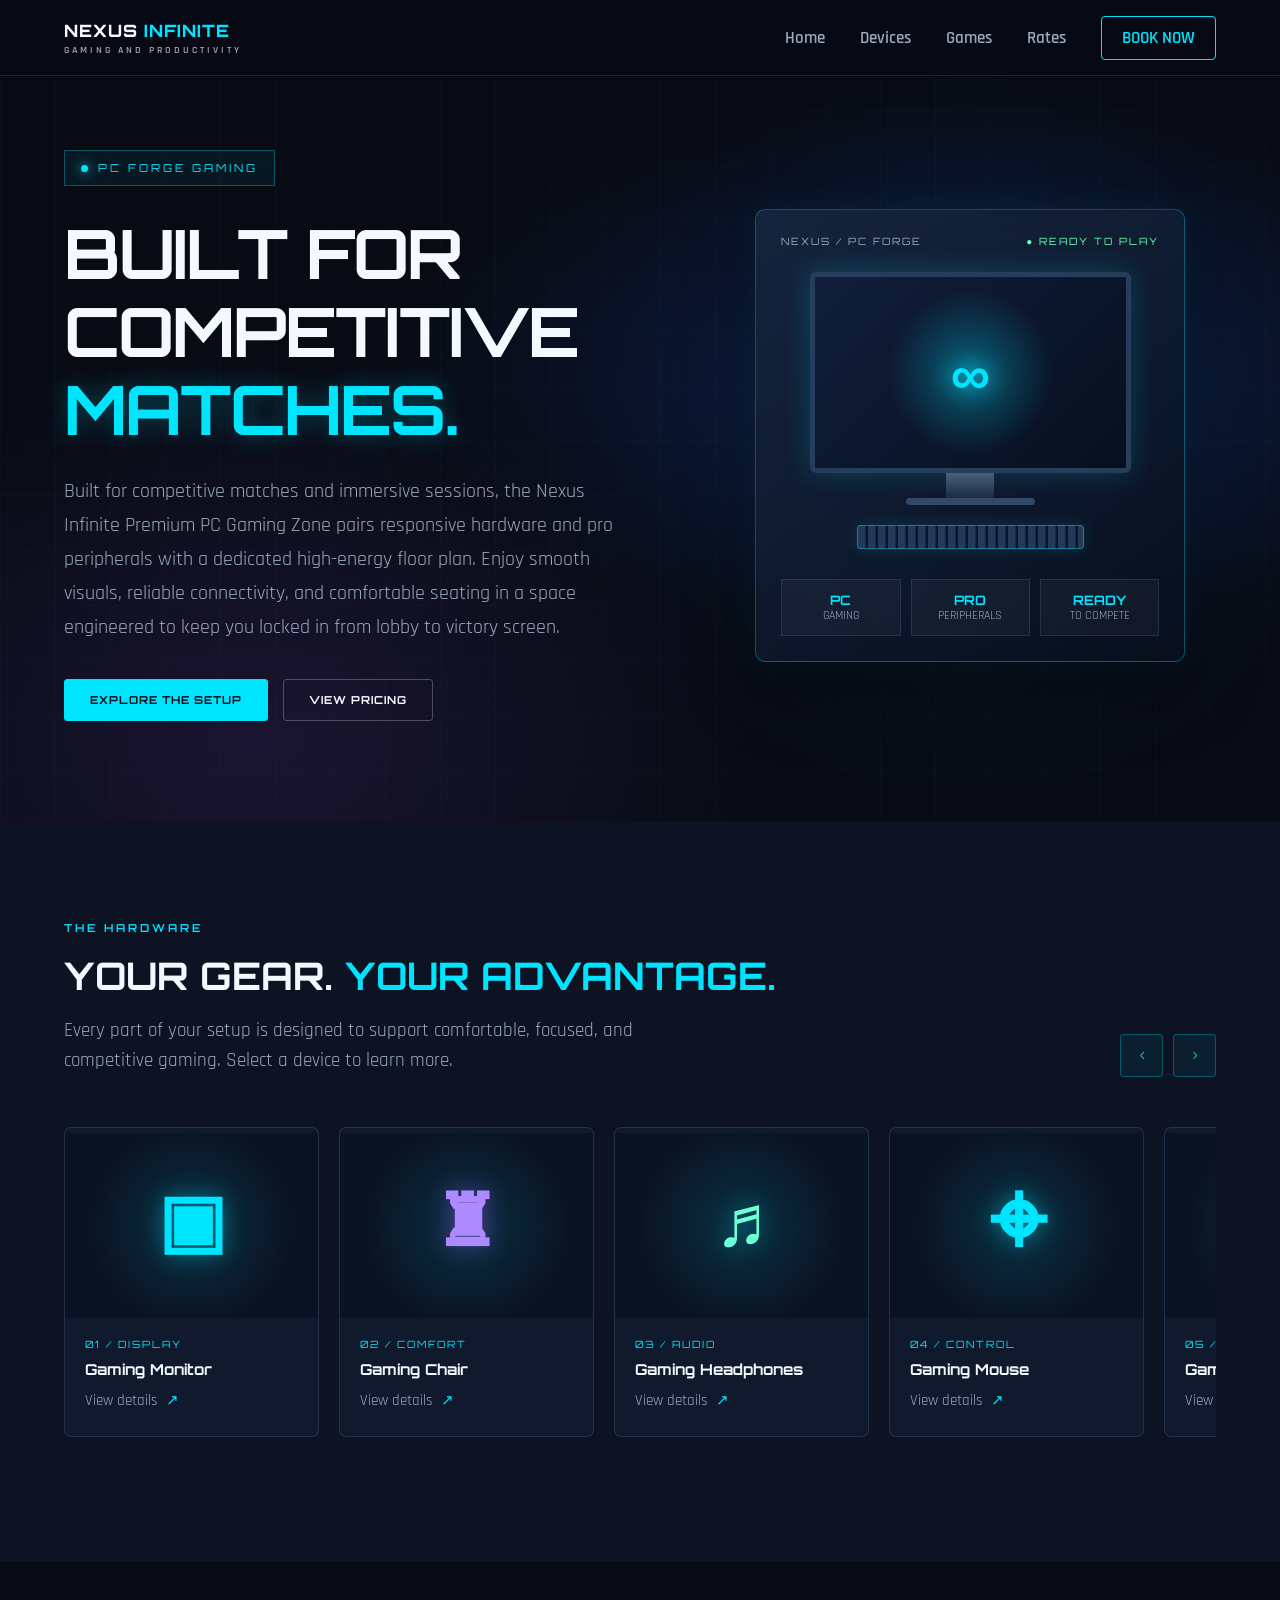
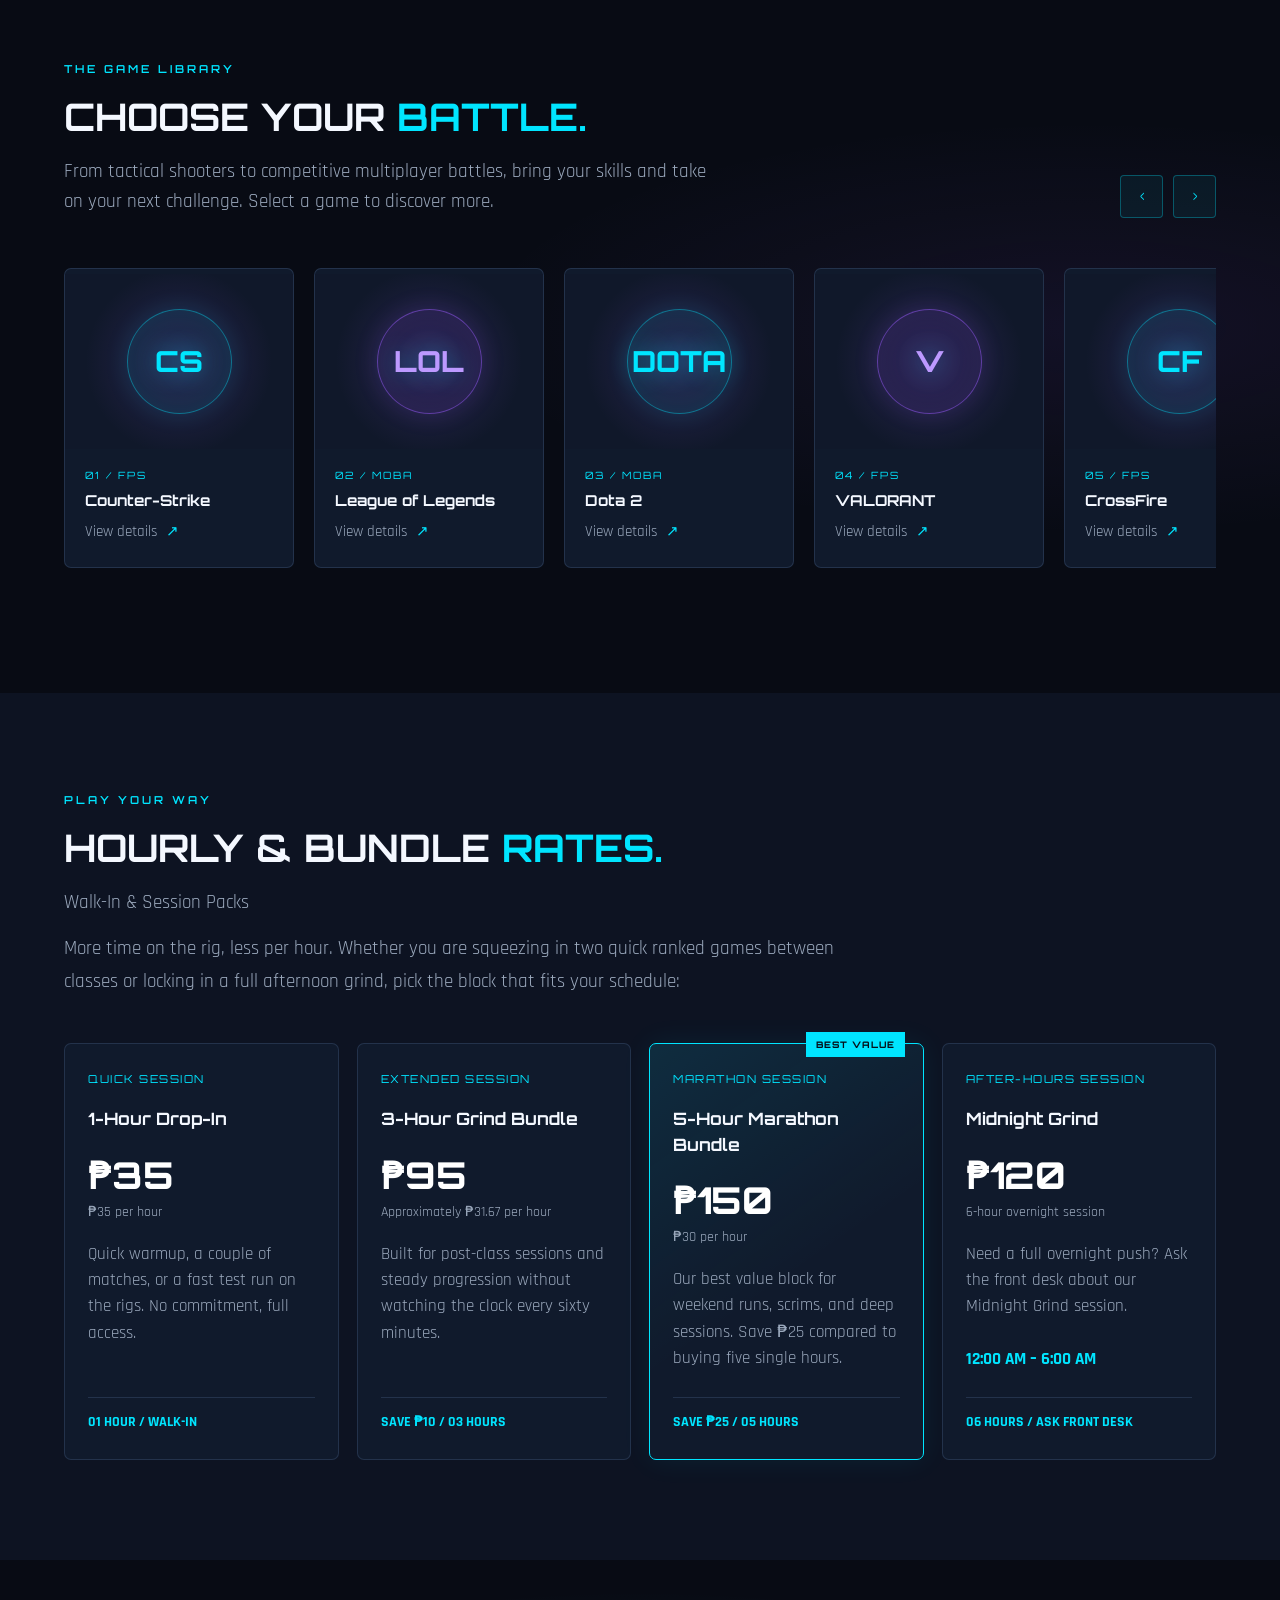
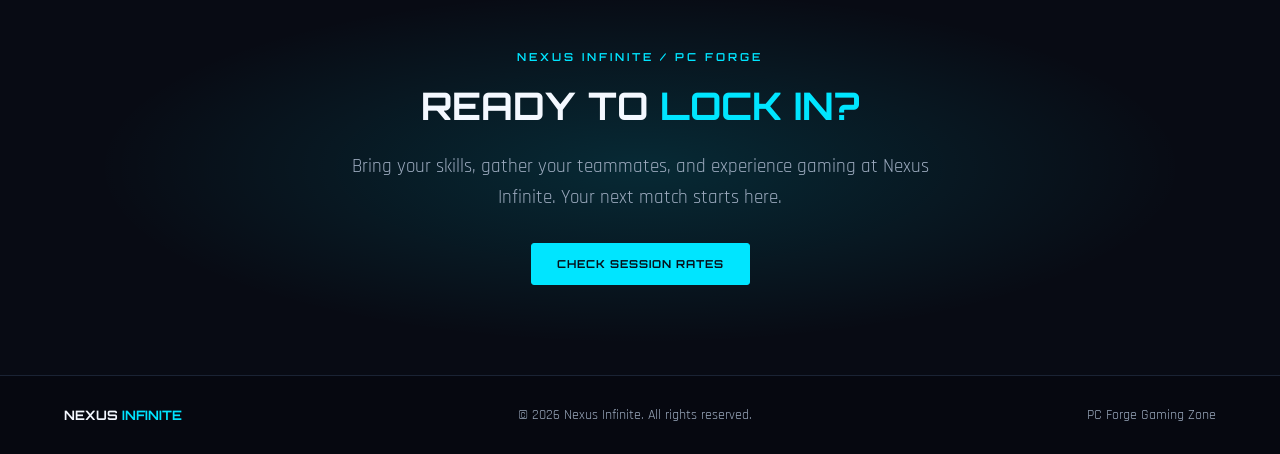
<file: forge.html>
<!DOCTYPE html>
<html lang="en">
<head>
<meta charset="UTF-8">
<meta name="viewport" content="width=device-width, initial-scale=1.0">
<title>PC Forge Gaming | Nexus Infinite</title>

<link rel="preconnect" href="https://fonts.googleapis.com">
<link rel="preconnect" href="https://fonts.gstatic.com" crossorigin>
<link href="https://fonts.googleapis.com/css2?family=Orbitron:wght@400;500;600;700;800&family=Rajdhani:wght@400;500;600;700&display=swap" rel="stylesheet">
<link rel="stylesheet" href="forge.css">
<style>
/* PASTE PART 2 CSS HERE */
</style>
</head>

<body>

<!-- NAVIGATION -->
<header class="header">
    <nav class="navbar">

        <a href="services.html" class="logo">
            NEXUS <span>INFINITE</span>
            <small>GAMING AND PRODUCTIVITY</small>
        </a>

        <button class="menu-toggle" id="menuToggle"
                aria-label="Toggle navigation" aria-expanded="false">
            ☰
        </button>

        <div class="nav-links" id="navLinks">
            <a href="#home">Home</a>
            <a href="#devices">Devices</a>
            <a href="#games">Games</a>
            <a href="#rates">Rates</a>
            <a href="#rates" class="nav-cta">BOOK NOW</a>
        </div>

    </nav>
</header>


<!-- HERO SECTION -->
<section class="hero" id="home">

    <div class="container hero-content">

        <div class="hero-text">

            <div class="hero-tag">PC FORGE GAMING</div>

            <h1>
                BUILT FOR<br>
                COMPETITIVE<br>
                <span>MATCHES.</span>
            </h1>

            <p class="hero-description">
                Built for competitive matches and immersive sessions,
                the Nexus Infinite Premium PC Gaming Zone pairs
                responsive hardware and pro peripherals with a
                dedicated high-energy floor plan. Enjoy smooth visuals,
                reliable connectivity, and comfortable seating in a
                space engineered to keep you locked in from lobby to
                victory screen.
            </p>

            <div class="hero-actions">
                <a href="#devices" class="btn btn-primary">
                    EXPLORE THE SETUP
                </a>

                <a href="#rates" class="btn btn-secondary">
                    VIEW PRICING
                </a>
            </div>

        </div>


        <!-- DECORATIVE PC SETUP -->
        <div class="hero-visual">

            <div class="visual-glow"></div>

            <div class="setup-card">

                <div class="setup-top">
                    <span>NEXUS / PC FORGE</span>
                    <span class="live-status">● READY TO PLAY</span>
                </div>

                <div class="monitor">

                    <div class="monitor-screen">
                        <div class="screen-symbol">∞</div>
                    </div>

                    <div class="monitor-stand"></div>
                    <div class="monitor-base"></div>

                </div>

                <div class="setup-keyboard"></div>

                <div class="setup-stats">
                    <div>
                        <strong>PC</strong>
                        <small>GAMING</small>
                    </div>

                    <div>
                        <strong>PRO</strong>
                        <small>PERIPHERALS</small>
                    </div>

                    <div>
                        <strong>READY</strong>
                        <small>TO COMPETE</small>
                    </div>
                </div>

            </div>
        </div>

    </div>
</section>


<!-- DEVICES SECTION -->
<section class="devices-section" id="devices">

    <div class="container">

        <div class="section-top">

            <div>
                <div class="section-label">THE HARDWARE</div>

                <h2 class="section-heading">
                    YOUR GEAR. <span class="accent">YOUR ADVANTAGE.</span>
                </h2>

                <p class="section-description">
                    Every part of your setup is designed to support
                    comfortable, focused, and competitive gaming.
                    Select a device to learn more.
                </p>
            </div>

            <div class="carousel-controls">
                <button class="carousel-button"
                        data-target="deviceCarousel"
                        data-direction="-1"
                        aria-label="Scroll devices left">‹</button>

                <button class="carousel-button"
                        data-target="deviceCarousel"
                        data-direction="1"
                        aria-label="Scroll devices right">›</button>
            </div>

        </div>


        <div class="carousel" id="deviceCarousel">

            <button class="carousel-card"
                data-title="Gaming Monitor"
                data-type="PC FORGE HARDWARE"
                data-description="Enjoy a clear and responsive gaming display built for immersive sessions and competitive gameplay. Your monitor keeps important details visible as you track movement, react to opponents, and stay focused on the match.">

                <div class="device-visual monitor-icon">▣</div>
                <div class="card-content">
                    <div class="card-number">01 / DISPLAY</div>
                    <h3>Gaming Monitor</h3>
                    <p class="card-hint">View details <span>↗</span></p>
                </div>
            </button>


            <button class="carousel-card"
                data-title="Comfortable Gaming Chair"
                data-type="PC FORGE HARDWARE"
                data-description="Settle into comfortable seating designed to support longer gaming sessions. A supportive chair helps you stay focused and comfortable whether you are playing a quick match or spending hours with your team.">

                <div class="device-visual chair-icon">♜</div>
                <div class="card-content">
                    <div class="card-number">02 / COMFORT</div>
                    <h3>Gaming Chair</h3>
                    <p class="card-hint">View details <span>↗</span></p>
                </div>
            </button>


            <button class="carousel-card"
                data-title="Gaming Headphones"
                data-type="PC FORGE HARDWARE"
                data-description="Stay connected to the action with headphones designed for immersive audio and team communication. Hear important in-game sounds and coordinate with teammates without losing focus.">

                <div class="device-visual headphone-icon">♬</div>
                <div class="card-content">
                    <div class="card-number">03 / AUDIO</div>
                    <h3>Gaming Headphones</h3>
                    <p class="card-hint">View details <span>↗</span></p>
                </div>
            </button>


            <button class="carousel-card"
                data-title="Gaming Mouse"
                data-type="PC FORGE HARDWARE"
                data-description="Control your movements with a gaming mouse made for responsive input and precise aiming. Navigate menus, track opponents, and make quick movements with a familiar mouse setup.">

                <div class="device-visual mouse-icon">⌖</div>
                <div class="card-content">
                    <div class="card-number">04 / CONTROL</div>
                    <h3>Gaming Mouse</h3>
                    <p class="card-hint">View details <span>↗</span></p>
                </div>
            </button>


            <button class="carousel-card"
                data-title="Gaming Keyboard"
                data-type="PC FORGE HARDWARE"
                data-description="Take command with a dedicated keyboard for gaming and everyday PC use. Its familiar layout lets you move, communicate, activate abilities, and execute important actions throughout each match.">

                <div class="device-visual keyboard-icon">⌨</div>
                <div class="card-content">
                    <div class="card-number">05 / INPUT</div>
                    <h3>Gaming Keyboard</h3>
                    <p class="card-hint">View details <span>↗</span></p>
                </div>
            </button>

        </div>
    </div>
</section>


<!-- GAMES SECTION -->
<section class="games-section" id="games">

    <div class="container">

        <div class="section-top">

            <div>
                <div class="section-label">THE GAME LIBRARY</div>

                <h2 class="section-heading">
                    CHOOSE YOUR <span class="accent">BATTLE.</span>
                </h2>

                <p class="section-description">
                    From tactical shooters to competitive multiplayer
                    battles, bring your skills and take on your next
                    challenge. Select a game to discover more.
                </p>
            </div>

            <div class="carousel-controls">
                <button class="carousel-button"
                        data-target="gameCarousel"
                        data-direction="-1"
                        aria-label="Scroll games left">‹</button>

                <button class="carousel-button"
                        data-target="gameCarousel"
                        data-direction="1"
                        aria-label="Scroll games right">›</button>
            </div>

        </div>


        <div class="carousel" id="gameCarousel">

            <button class="carousel-card game-card"
                data-title="Counter-Strike"
                data-type="GAME LIBRARY"
                data-description="A tactical first-person shooter where teamwork, precision, map awareness, and strategy are essential. Work with your team, coordinate your attacks, and compete to complete the objective.">

                <div class="game-visual"><span>CS</span></div>
                <div class="card-content">
                    <div class="card-number">01 / FPS</div>
                    <h3>Counter-Strike</h3>
                    <p class="card-hint">View details <span>↗</span></p>
                </div>
            </button>


            <button class="carousel-card game-card"
                data-title="League of Legends"
                data-type="GAME LIBRARY"
                data-description="A competitive multiplayer online battle arena where teams select unique champions, work together, control objectives, and aim to destroy the opposing team's base.">

                <div class="game-visual"><span>LOL</span></div>
                <div class="card-content">
                    <div class="card-number">02 / MOBA</div>
                    <h3>League of Legends</h3>
                    <p class="card-hint">View details <span>↗</span></p>
                </div>
            </button>


            <button class="carousel-card game-card"
                data-title="Dota 2"
                data-type="GAME LIBRARY"
                data-description="A team-based strategy game featuring unique heroes, tactical decisions, and intense five-versus-five matches. Coordinate with your teammates and fight for control of the battlefield.">

                <div class="game-visual"><span>DOTA</span></div>
                <div class="card-content">
                    <div class="card-number">03 / MOBA</div>
                    <h3>Dota 2</h3>
                    <p class="card-hint">View details <span>↗</span></p>
                </div>
            </button>


            <button class="carousel-card game-card"
                data-title="VALORANT"
                data-type="GAME LIBRARY"
                data-description="A tactical five-versus-five shooter that combines precise gunplay with distinctive agent abilities. Use communication, positioning, and teamwork to secure each round.">

                <div class="game-visual"><span>V</span></div>
                <div class="card-content">
                    <div class="card-number">04 / FPS</div>
                    <h3>VALORANT</h3>
                    <p class="card-hint">View details <span>↗</span></p>
                </div>
            </button>


            <button class="carousel-card game-card"
                data-title="CrossFire"
                data-type="GAME LIBRARY"
                data-description="A team-based online first-person shooter built around fast-paced firefights and different combat modes. Join a match, work with your teammates, and compete for victory.">

                <div class="game-visual"><span>CF</span></div>
                <div class="card-content">
                    <div class="card-number">05 / FPS</div>
                    <h3>CrossFire</h3>
                    <p class="card-hint">View details <span>↗</span></p>
                </div>
            </button>


            <button class="carousel-card game-card"
                data-title="More Games"
                data-type="GAME LIBRARY"
                data-description="Looking for something different? Ask our front desk about other available titles and games in the PC Forge gaming library.">

                <div class="game-visual"><span>+</span></div>
                <div class="card-content">
                    <div class="card-number">06 / MORE</div>
                    <h3>More Titles</h3>
                    <p class="card-hint">View details <span>↗</span></p>
                </div>
            </button>

        </div>
    </div>
</section>


<!-- PRICING SECTION -->
<section class="pricing-section" id="rates">

    <div class="container">

        <div class="section-label">PLAY YOUR WAY</div>

        <h2 class="section-heading">
            HOURLY & BUNDLE <span class="accent">RATES.</span>
        </h2>

        <p class="section-description">Walk-In & Session Packs</p>

        <p class="pricing-intro">
            More time on the rig, less per hour. Whether you are
            squeezing in two quick ranked games between classes or
            locking in a full afternoon grind, pick the block that
            fits your schedule:
        </p>


        <div class="pricing-grid">

            <article class="price-card">
                <div class="price-type">QUICK SESSION</div>
                <h3>1-Hour Drop-In</h3>
                <div class="price">₱35</div>
                <div class="price-per-hour">₱35 per hour</div>
                <p class="price-description">
                    Quick warmup, a couple of matches, or a fast
                    test run on the rigs. No commitment, full access.
                </p>
                <div class="price-footer">01 HOUR / WALK-IN</div>
            </article>


            <article class="price-card">
                <div class="price-type">EXTENDED SESSION</div>
                <h3>3-Hour Grind Bundle</h3>
                <div class="price">₱95</div>
                <div class="price-per-hour">Approximately ₱31.67 per hour</div>
                <p class="price-description">
                    Built for post-class sessions and steady
                    progression without watching the clock every
                    sixty minutes.
                </p>
                <div class="price-footer">SAVE ₱10 / 03 HOURS</div>
            </article>


            <article class="price-card featured">
                <div class="price-badge">BEST VALUE</div>
                <div class="price-type">MARATHON SESSION</div>
                <h3>5-Hour Marathon Bundle</h3>
                <div class="price">₱150</div>
                <div class="price-per-hour">₱30 per hour</div>
                <p class="price-description">
                    Our best value block for weekend runs, scrims,
                    and deep sessions. Save ₱25 compared to buying
                    five single hours.
                </p>
                <div class="price-footer">SAVE ₱25 / 05 HOURS</div>
            </article>


            <article class="price-card">
                <div class="price-type">AFTER-HOURS SESSION</div>
                <h3>Midnight Grind</h3>
                <div class="price">₱120</div>
                <div class="price-per-hour">6-hour overnight session</div>
                <p class="price-description">
                    Need a full overnight push? Ask the front desk
                    about our Midnight Grind session.
                    <br><br>
                    <strong class="midnight-time">
                        12:00 AM – 6:00 AM
                    </strong>
                </p>
                <div class="price-footer">06 HOURS / ASK FRONT DESK</div>
            </article>

        </div>
    </div>
</section>


<!-- FINAL CALL TO ACTION -->
<section class="final-cta">

    <div class="container">

        <div class="section-label">NEXUS INFINITE / PC FORGE</div>

        <h2>READY TO <span class="accent">LOCK IN?</span></h2>

        <p>
            Bring your skills, gather your teammates, and experience
            gaming at Nexus Infinite. Your next match starts here.
        </p>

        <a href="#rates" class="btn btn-primary">
            CHECK SESSION RATES
        </a>

    </div>
</section>


<!-- FOOTER -->
<footer>
    <div class="container footer-content">

        <div class="footer-brand">
            NEXUS <span>INFINITE</span>
        </div>

        <p>© 2026 Nexus Infinite. All rights reserved.</p>
        <p>PC Forge Gaming Zone</p>

    </div>
</footer>


<!-- DEVICE AND GAME DESCRIPTION POPUP -->
<dialog class="detail-dialog" id="detailDialog">

    <div class="dialog-content">

        <button class="dialog-close" id="dialogClose"
                aria-label="Close description">×</button>

        <div class="dialog-label" id="dialogType">
            PC FORGE HARDWARE
        </div>

        <h2 id="dialogTitle">Device Name</h2>

        <p id="dialogDescription">
            Device description goes here.
        </p>

    </div>

</dialog>


<script src="forge.js">

</script>

</body>
</html>
</file>
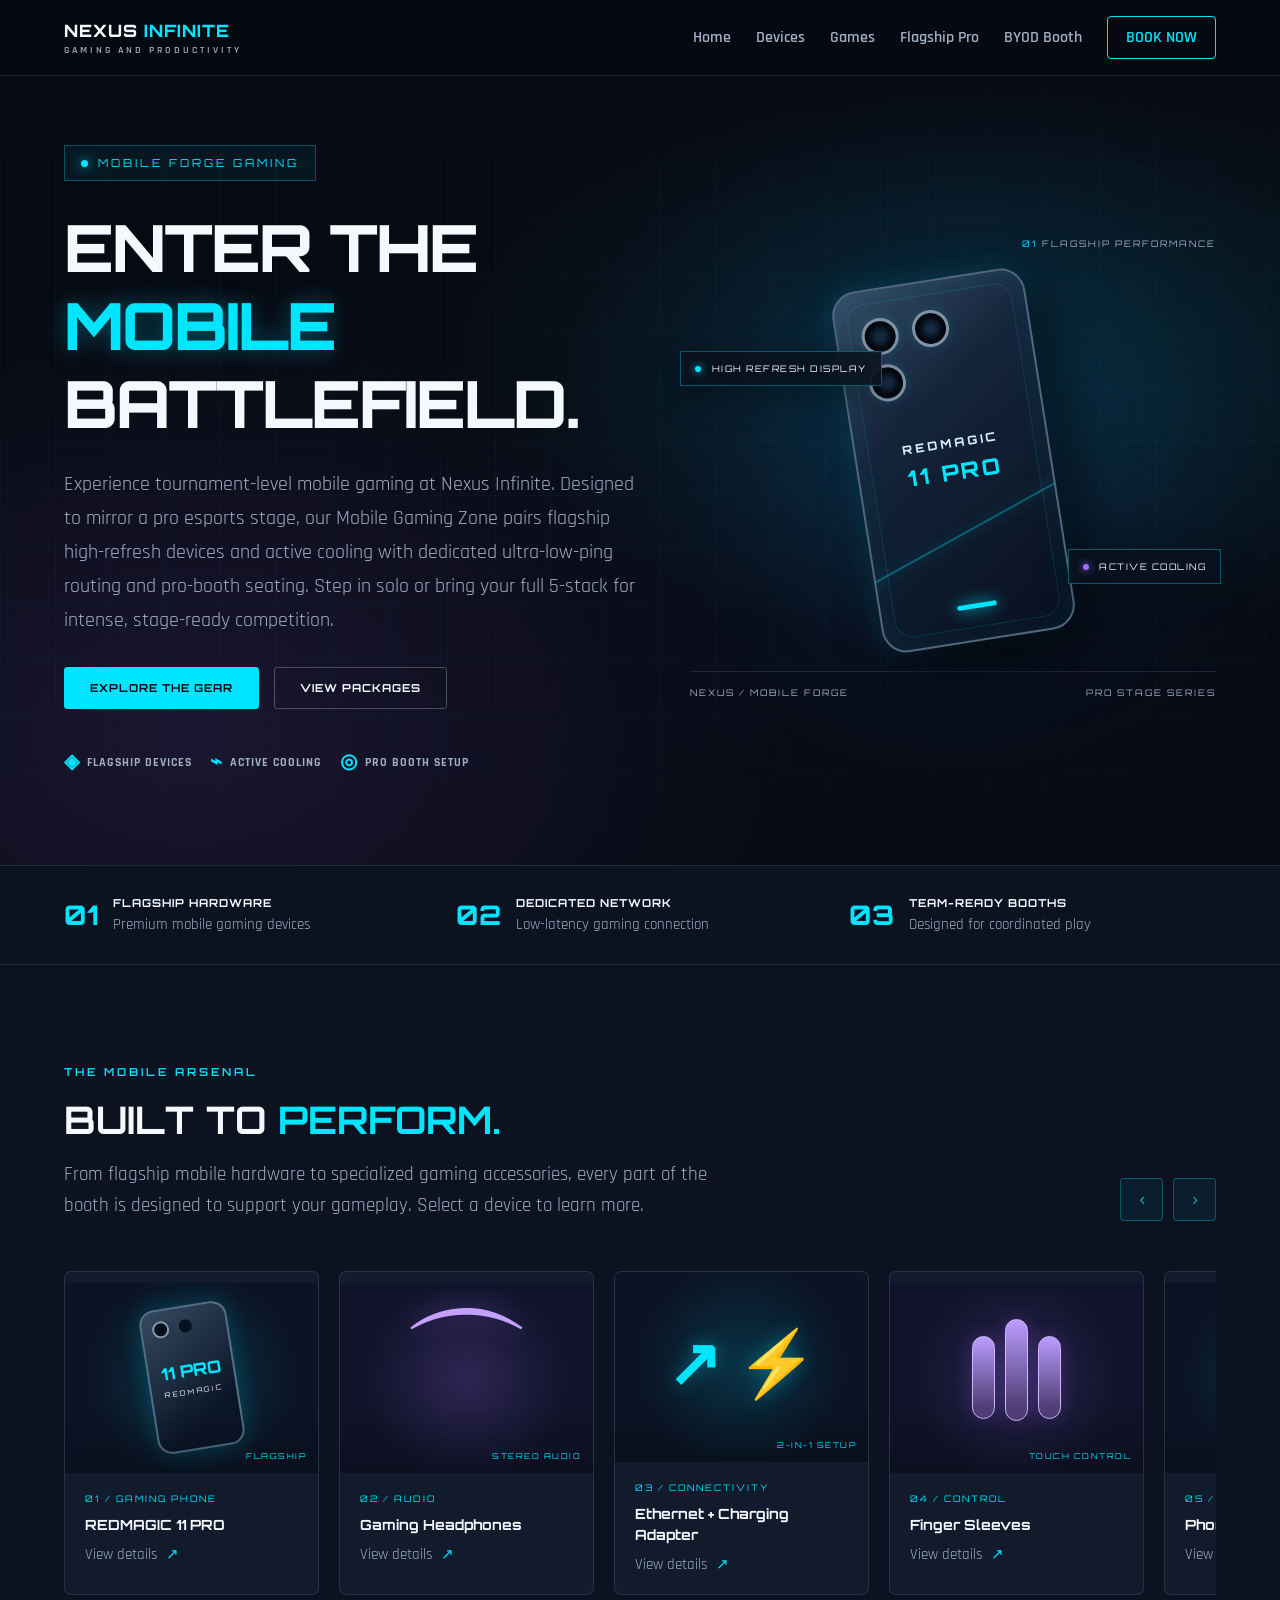
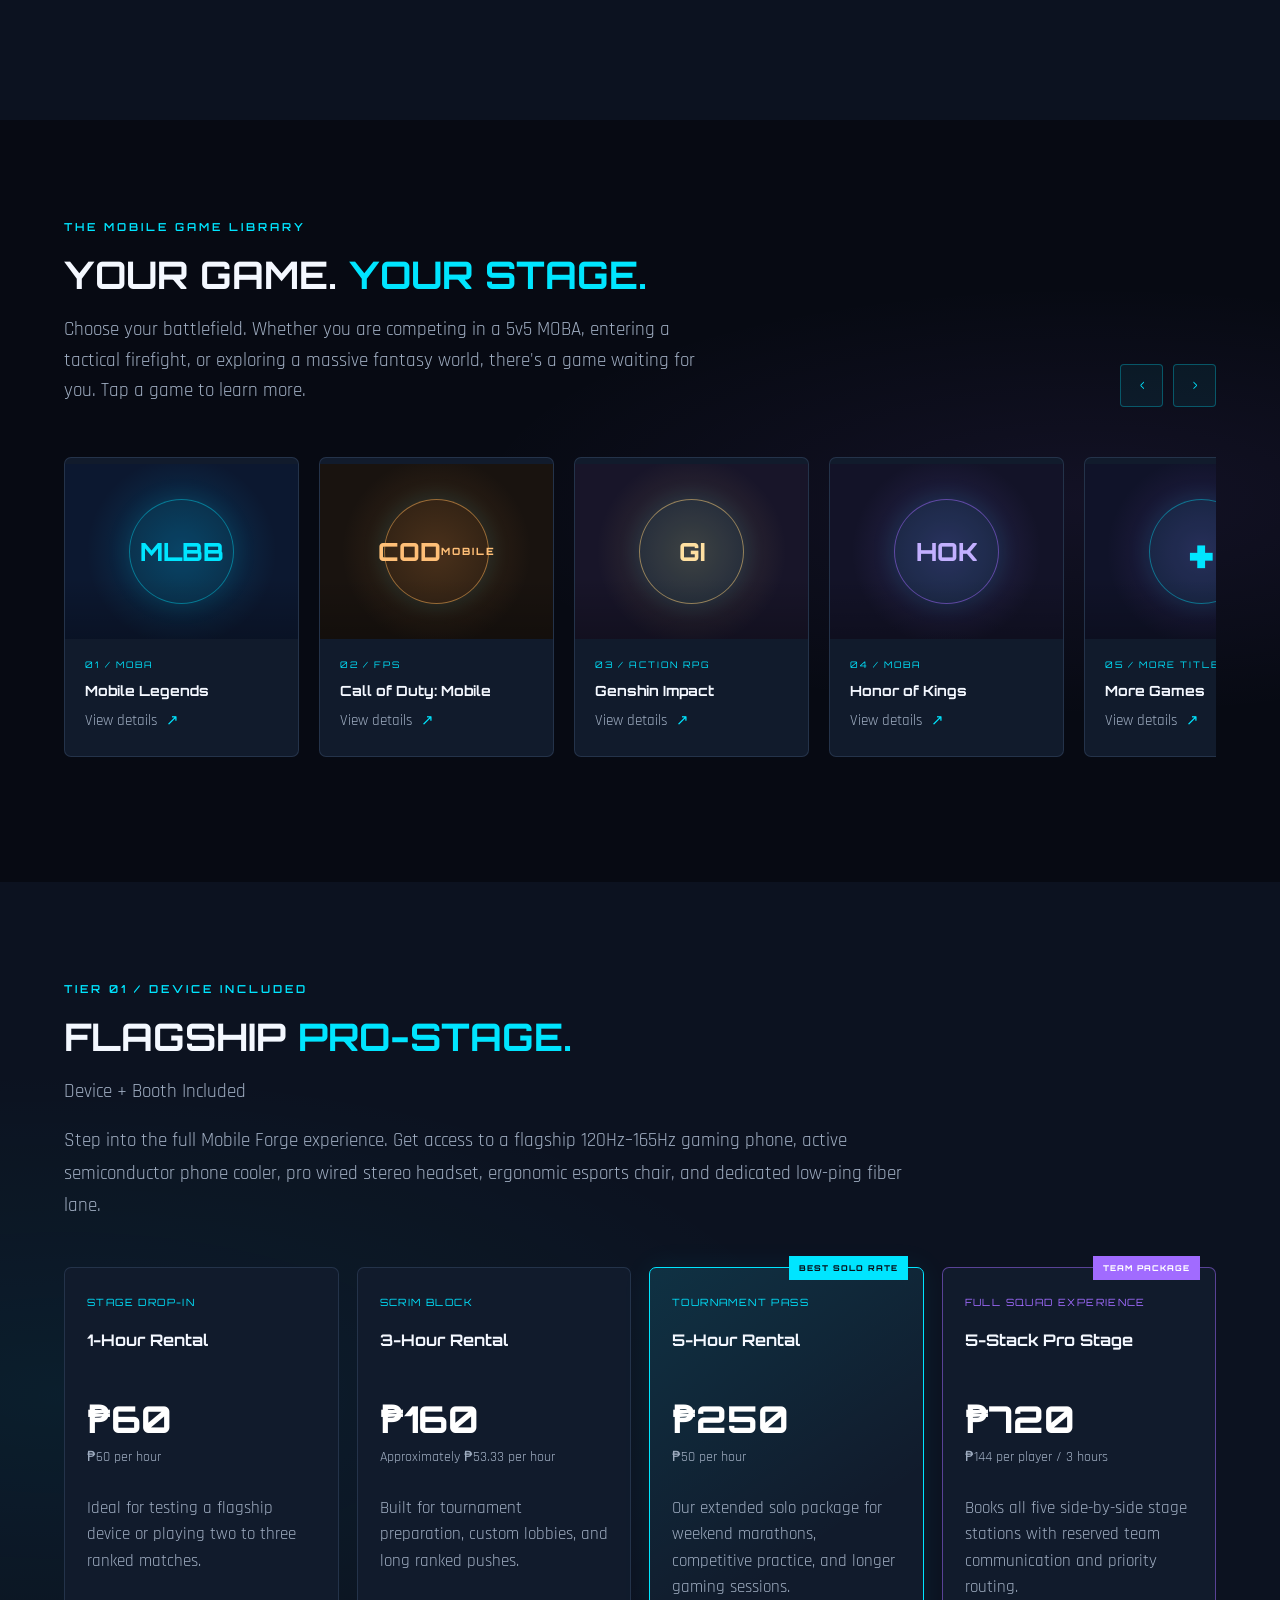
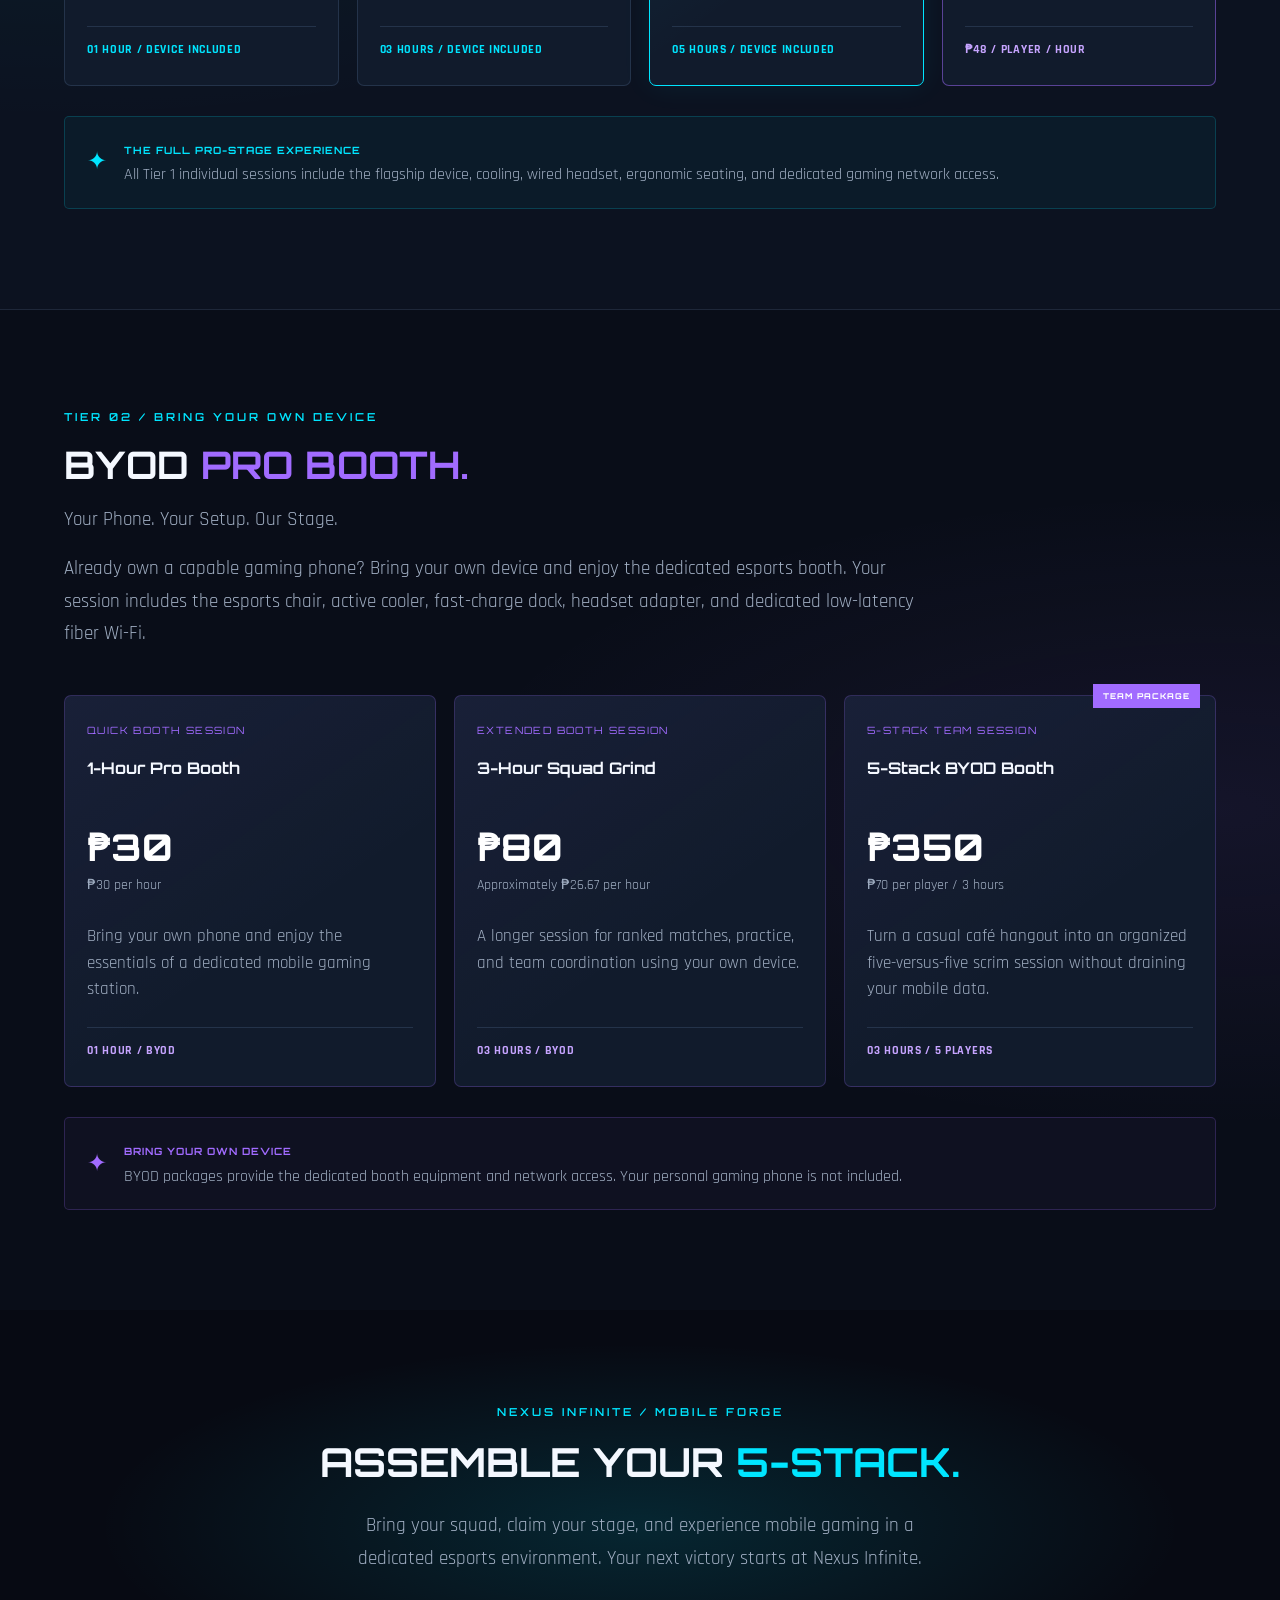
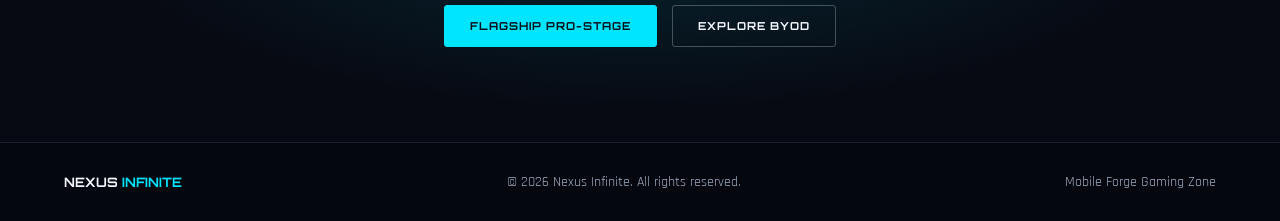
<file: mobileforge.html>
<!DOCTYPE html>
<html lang="en">
<head>
<meta charset="UTF-8">
<meta name="viewport" content="width=device-width, initial-scale=1.0">
<meta name="theme-color" content="#070a13">
<title>Mobile Forge Gaming | Nexus Infinite</title>
<link rel="preconnect" href="https://fonts.googleapis.com">
<link rel="preconnect" href="https://fonts.gstatic.com" crossorigin>
<link href="https://fonts.googleapis.com/css2?family=Orbitron:wght@400;500;600;700;800&family=Rajdhani:wght@400;500;600;700&display=swap" rel="stylesheet">
<link rel="stylesheet" href="mobileforge.css">
</head>
<body>
<header class="header">
  <nav class="navbar">
    <a href="services.html" class="logo">NEXUS <span>INFINITE</span><small>GAMING AND PRODUCTIVITY</small></a>
    <button class="menu-toggle" id="menuToggle" aria-label="Toggle navigation" aria-expanded="false">☰</button>
    <div class="nav-links" id="navLinks">
      <a href="#home">Home</a><a href="#devices">Devices</a><a href="#games">Games</a><a href="#tier1">Flagship Pro</a><a href="#tier2">BYOD Booth</a><a href="#tier1" class="nav-cta">BOOK NOW</a>
    </div>
  </nav>
</header>

<section class="hero" id="home">
  <div class="hero-grid"></div>
  <div class="container hero-content">
    <div class="hero-text">
      <div class="hero-tag">MOBILE FORGE GAMING</div>
      <h1>ENTER THE<br><span>MOBILE</span><br>BATTLEFIELD.</h1>
      <p class="hero-description">Experience tournament-level mobile gaming at Nexus Infinite. Designed to mirror a pro esports stage, our Mobile Gaming Zone pairs flagship high-refresh devices and active cooling with dedicated ultra-low-ping routing and pro-booth seating. Step in solo or bring your full 5-stack for intense, stage-ready competition.</p>
      <div class="hero-actions"><a href="#devices" class="btn btn-primary">EXPLORE THE GEAR</a><a href="#tier1" class="btn btn-secondary">VIEW PACKAGES</a></div>
      <div class="hero-features"><div><span class="feature-icon">◈</span> FLAGSHIP DEVICES</div><div><span class="feature-icon">⌁</span> ACTIVE COOLING</div><div><span class="feature-icon">◎</span> PRO BOOTH SETUP</div></div>
    </div>
    <div class="hero-visual">
      <div class="phone-glow"></div><div class="visual-label"><span>01</span> FLAGSHIP PERFORMANCE</div>
      <div class="phone-stage"><div class="phone-back"><div class="phone-camera camera-one"></div><div class="phone-camera camera-two"></div><div class="phone-camera camera-three"></div><div class="phone-brand">REDMAGIC<span>11 PRO</span></div><div class="phone-rgb"></div></div></div>
      <div class="floating-spec spec-top"><span class="spec-dot"></span> HIGH REFRESH DISPLAY</div><div class="floating-spec spec-bottom"><span class="spec-dot purple"></span> ACTIVE COOLING</div>
      <div class="stage-caption"><span>NEXUS / MOBILE FORGE</span><span>PRO STAGE SERIES</span></div>
    </div>
  </div>
</section>

<section class="highlights-section"><div class="container highlights-grid">
  <div class="highlight-item"><span class="highlight-symbol">01</span><div><h3>FLAGSHIP HARDWARE</h3><p>Premium mobile gaming devices</p></div></div>
  <div class="highlight-item"><span class="highlight-symbol">02</span><div><h3>DEDICATED NETWORK</h3><p>Low-latency gaming connection</p></div></div>
  <div class="highlight-item"><span class="highlight-symbol">03</span><div><h3>TEAM-READY BOOTHS</h3><p>Designed for coordinated play</p></div></div>
</div></section>

<section class="devices-section" id="devices"><div class="container">
  <div class="section-top"><div><div class="section-label">THE MOBILE ARSENAL</div><h2 class="section-heading">BUILT TO <span class="accent">PERFORM.</span></h2><p class="section-description">From flagship mobile hardware to specialized gaming accessories, every part of the booth is designed to support your gameplay. Select a device to learn more.</p></div><div class="carousel-controls"><button class="carousel-button" data-target="deviceCarousel" data-direction="-1" aria-label="Scroll devices left">‹</button><button class="carousel-button" data-target="deviceCarousel" data-direction="1" aria-label="Scroll devices right">›</button></div></div>
  <div class="carousel" id="deviceCarousel">
    <button class="carousel-card" data-title="REDMAGIC 11 PRO" data-type="FLAGSHIP GAMING DEVICE" data-description="The centerpiece of the Mobile Forge Flagship Pro-Stage Rental. Experience mobile gaming on a dedicated REDMAGIC gaming phone, designed around performance-focused hardware, gaming controls, and an immersive display. Actual device specifications and refresh-rate support depend on the selected model and configuration."><div class="device-art phone-art"><div class="mini-phone"><div class="mini-camera"></div><span>11 PRO</span><small>REDMAGIC</small></div><span class="art-tag">FLAGSHIP</span></div><div class="card-content"><div class="card-number">01 / GAMING PHONE</div><h3>REDMAGIC 11 PRO</h3><p class="card-hint">View details <span>↗</span></p></div></button>
    <button class="carousel-card" data-title="Gaming Headphones" data-type="AUDIO EQUIPMENT" data-description="Stay connected with a wired stereo headset for clear game audio and team communication. Designed to help you follow match developments, hear important sound cues, and coordinate with your teammates during competitive sessions."><div class="device-art headset-art"><div class="headset-symbol">⌒</div><span class="art-tag">STEREO AUDIO</span></div><div class="card-content"><div class="card-number">02 / AUDIO</div><h3>Gaming Headphones</h3><p class="card-hint">View details <span>↗</span></p></div></button>
    <button class="carousel-card" data-title="2-in-1 Ethernet + Fast Charging Adapter" data-type="CONNECTIVITY ACCESSORY" data-description="A combined connectivity and charging solution for compatible mobile devices. Connect to a wired network while powering your phone, helping maintain a stable connection and reducing interruptions from low battery during extended gaming sessions. Compatibility and supported charging speeds depend on the device and adapter."><div class="device-art adapter-art"><div class="adapter-symbol"><span>↗</span><span>⚡</span></div><span class="art-tag">2-IN-1 SETUP</span></div><div class="card-content"><div class="card-number">03 / CONNECTIVITY</div><h3>Ethernet + Charging Adapter</h3><p class="card-hint">View details <span>↗</span></p></div></button>
    <button class="carousel-card" data-title="Gaming Finger Sleeves" data-type="MOBILE GAMING ACCESSORY" data-description="Lightweight finger sleeves designed to provide a consistent touch feel and reduce friction between your fingers and screen. Useful for players who rely on fast swipes, repeated taps, and precise touchscreen controls."><div class="device-art sleeves-art"><div class="sleeve-symbol"><span></span><span></span><span></span></div><span class="art-tag">TOUCH CONTROL</span></div><div class="card-content"><div class="card-number">04 / CONTROL</div><h3>Finger Sleeves</h3><p class="card-hint">View details <span>↗</span></p></div></button>
    <button class="carousel-card" data-title="Active Semiconductor Phone Cooler" data-type="COOLING ACCESSORY" data-description="An active phone cooling accessory designed to help manage device temperature during demanding gaming sessions. It helps reduce heat buildup and supports more comfortable extended play. Actual cooling performance depends on room conditions and phone usage."><div class="device-art cooler-art"><div class="cooler-ring"><span>❄</span></div><span class="art-tag">ACTIVE COOLING</span></div><div class="card-content"><div class="card-number">05 / THERMAL CONTROL</div><h3>Phone Cooler</h3><p class="card-hint">View details <span>↗</span></p></div></button>
    <button class="carousel-card" data-title="Angled Arm-Rest Desk & Ergonomic Esports Chair" data-type="PRO BOOTH FURNITURE" data-description="A dedicated mobile esports station featuring an angled arm-rest desk and ergonomic gaming chair. The layout is designed to support a more stable and comfortable playing posture, giving you a dedicated space for solo ranked sessions and team scrims."><div class="device-art booth-art"><div class="booth-symbol"><span>▱</span><span>♜</span></div><span class="art-tag">PRO BOOTH</span></div><div class="card-content"><div class="card-number">06 / ERGONOMICS</div><h3>Desk & Esports Chair</h3><p class="card-hint">View details <span>↗</span></p></div></button>
  </div>
</div></section>

<section class="games-section" id="games"><div class="container">
  <div class="section-top"><div><div class="section-label">THE MOBILE GAME LIBRARY</div><h2 class="section-heading">YOUR GAME. <span class="accent">YOUR STAGE.</span></h2><p class="section-description">Choose your battlefield. Whether you are competing in a 5v5 MOBA, entering a tactical firefight, or exploring a massive fantasy world, there's a game waiting for you. Tap a game to learn more.</p></div><div class="carousel-controls"><button class="carousel-button" data-target="gameCarousel" data-direction="-1" aria-label="Scroll games left">‹</button><button class="carousel-button" data-target="gameCarousel" data-direction="1" aria-label="Scroll games right">›</button></div></div>
  <div class="carousel" id="gameCarousel">
    <button class="carousel-card game-card" data-title="Mobile Legends: Bang Bang" data-type="MOBILE GAME LIBRARY" data-description="A competitive five-versus-five mobile MOBA where players choose heroes, coordinate with teammates, secure objectives, and push through the lanes to destroy the enemy base. Perfect for ranked matches and coordinated team scrims."><div class="game-art ml-art"><span>MLBB</span></div><div class="card-content"><div class="card-number">01 / MOBA</div><h3>Mobile Legends</h3><p class="card-hint">View details <span>↗</span></p></div></button>
    <button class="carousel-card game-card" data-title="Call of Duty: Mobile" data-type="MOBILE GAME LIBRARY" data-description="Experience fast-paced mobile shooting across multiplayer and battle royale modes. Build your loadout, coordinate with teammates, and compete in a variety of action-packed game modes."><div class="game-art cod-art"><span>COD<br><small>MOBILE</small></span></div><div class="card-content"><div class="card-number">02 / FPS</div><h3>Call of Duty: Mobile</h3><p class="card-hint">View details <span>↗</span></p></div></button>
    <button class="carousel-card game-card" data-title="Genshin Impact" data-type="MOBILE GAME LIBRARY" data-description="Explore the fantasy world of Teyvat in an open-world action RPG. Discover different regions, develop characters, collect equipment, and experience an expansive adventure with elemental combat."><div class="game-art genshin-art"><span>GI</span></div><div class="card-content"><div class="card-number">03 / ACTION RPG</div><h3>Genshin Impact</h3><p class="card-hint">View details <span>↗</span></p></div></button>
    <button class="carousel-card game-card" data-title="Honor of Kings" data-type="MOBILE GAME LIBRARY" data-description="A team-based mobile MOBA where players select unique heroes, coordinate strategies, contest map objectives, and battle to destroy the opposing team's base."><div class="game-art hok-art"><span>HOK</span></div><div class="card-content"><div class="card-number">04 / MOBA</div><h3>Honor of Kings</h3><p class="card-hint">View details <span>↗</span></p></div></button>
    <button class="carousel-card game-card" data-title="More Mobile Games" data-type="MOBILE GAME LIBRARY" data-description="Looking for another mobile title? Ask the front desk about other games and available installations in our Mobile Forge gaming library."><div class="game-art more-art"><span>+</span></div><div class="card-content"><div class="card-number">05 / MORE TITLES</div><h3>More Games</h3><p class="card-hint">View details <span>↗</span></p></div></button>
  </div>
</div></section>

<section class="pricing-section tier-one" id="tier1"><div class="container">
  <div class="pricing-heading"><div class="section-label">TIER 01 / DEVICE INCLUDED</div><h2 class="section-heading">FLAGSHIP <span class="accent">PRO-STAGE.</span></h2><p class="section-description">Device + Booth Included</p><p class="pricing-intro">Step into the full Mobile Forge experience. Get access to a flagship 120Hz–165Hz gaming phone, active semiconductor phone cooler, pro wired stereo headset, ergonomic esports chair, and dedicated low-ping fiber lane.</p></div>
  <div class="pricing-grid">
    <article class="price-card"><div class="price-type">STAGE DROP-IN</div><h3>1-Hour Rental</h3><div class="price">₱60</div><div class="price-per-hour">₱60 per hour</div><p class="price-description">Ideal for testing a flagship device or playing two to three ranked matches.</p><div class="price-footer">01 HOUR / DEVICE INCLUDED</div></article>
    <article class="price-card"><div class="price-type">SCRIM BLOCK</div><h3>3-Hour Rental</h3><div class="price">₱160</div><div class="price-per-hour">Approximately ₱53.33 per hour</div><p class="price-description">Built for tournament preparation, custom lobbies, and long ranked pushes.</p><div class="price-footer">03 HOURS / DEVICE INCLUDED</div></article>
    <article class="price-card featured"><div class="price-badge">BEST SOLO RATE</div><div class="price-type">TOURNAMENT PASS</div><h3>5-Hour Rental</h3><div class="price">₱250</div><div class="price-per-hour">₱50 per hour</div><p class="price-description">Our extended solo package for weekend marathons, competitive practice, and longer gaming sessions.</p><div class="price-footer">05 HOURS / DEVICE INCLUDED</div></article>
    <article class="price-card team-card"><div class="price-badge team-badge">TEAM PACKAGE</div><div class="price-type">FULL SQUAD EXPERIENCE</div><h3>5-Stack Pro Stage</h3><div class="price">₱720</div><div class="price-per-hour">₱144 per player / 3 hours</div><p class="price-description">Books all five side-by-side stage stations with reserved team communication and priority routing.</p><div class="price-footer">₱48 / PLAYER / HOUR</div></article>
  </div>
  <div class="package-note"><span class="note-symbol">✦</span><p><strong>THE FULL PRO-STAGE EXPERIENCE</strong><br>All Tier 1 individual sessions include the flagship device, cooling, wired headset, ergonomic seating, and dedicated gaming network access.</p></div>
</div></section>

<section class="pricing-section tier-two" id="tier2"><div class="container">
  <div class="pricing-heading"><div class="section-label purple-label">TIER 02 / BRING YOUR OWN DEVICE</div><h2 class="section-heading">BYOD <span class="purple-accent">PRO BOOTH.</span></h2><p class="section-description">Your Phone. Your Setup. Our Stage.</p><p class="pricing-intro">Already own a capable gaming phone? Bring your own device and enjoy the dedicated esports booth. Your session includes the esports chair, active cooler, fast-charge dock, headset adapter, and dedicated low-latency fiber Wi-Fi.</p></div>
  <div class="pricing-grid byod-grid">
    <article class="price-card byod-card"><div class="price-type">QUICK BOOTH SESSION</div><h3>1-Hour Pro Booth</h3><div class="price">₱30</div><div class="price-per-hour">₱30 per hour</div><p class="price-description">Bring your own phone and enjoy the essentials of a dedicated mobile gaming station.</p><div class="price-footer">01 HOUR / BYOD</div></article>
    <article class="price-card byod-card"><div class="price-type">EXTENDED BOOTH SESSION</div><h3>3-Hour Squad Grind</h3><div class="price">₱80</div><div class="price-per-hour">Approximately ₱26.67 per hour</div><p class="price-description">A longer session for ranked matches, practice, and team coordination using your own device.</p><div class="price-footer">03 HOURS / BYOD</div></article>
    <article class="price-card byod-card team-card"><div class="price-badge team-badge">TEAM PACKAGE</div><div class="price-type">5-STACK TEAM SESSION</div><h3>5-Stack BYOD Booth</h3><div class="price">₱350</div><div class="price-per-hour">₱70 per player / 3 hours</div><p class="price-description">Turn a casual café hangout into an organized five-versus-five scrim session without draining your mobile data.</p><div class="price-footer">03 HOURS / 5 PLAYERS</div></article>
  </div>
  <div class="package-note byod-note"><span class="note-symbol">✦</span><p><strong>BRING YOUR OWN DEVICE</strong><br>BYOD packages provide the dedicated booth equipment and network access. Your personal gaming phone is not included.</p></div>
</div></section>

<section class="final-cta"><div class="container"><div class="section-label">NEXUS INFINITE / MOBILE FORGE</div><h2>ASSEMBLE YOUR <span class="accent">5-STACK.</span></h2><p>Bring your squad, claim your stage, and experience mobile gaming in a dedicated esports environment. Your next victory starts at Nexus Infinite.</p><div class="hero-actions cta-actions"><a href="#tier1" class="btn btn-primary">FLAGSHIP PRO-STAGE</a><a href="#tier2" class="btn btn-secondary">EXPLORE BYOD</a></div></div></section>

<footer><div class="container footer-content"><div class="footer-brand">NEXUS <span>INFINITE</span></div><p>© 2026 Nexus Infinite. All rights reserved.</p><p>Mobile Forge Gaming Zone</p></div></footer>

<dialog class="detail-dialog" id="detailDialog"><div class="dialog-content"><button class="dialog-close" id="dialogClose" aria-label="Close description">×</button><div class="dialog-label" id="dialogType">MOBILE FORGE</div><h2 id="dialogTitle">Device Name</h2><p id="dialogDescription">Description goes here.</p></div></dialog>

<script src="mobileforge.js" defer></script>
</body>
</html>
</file>
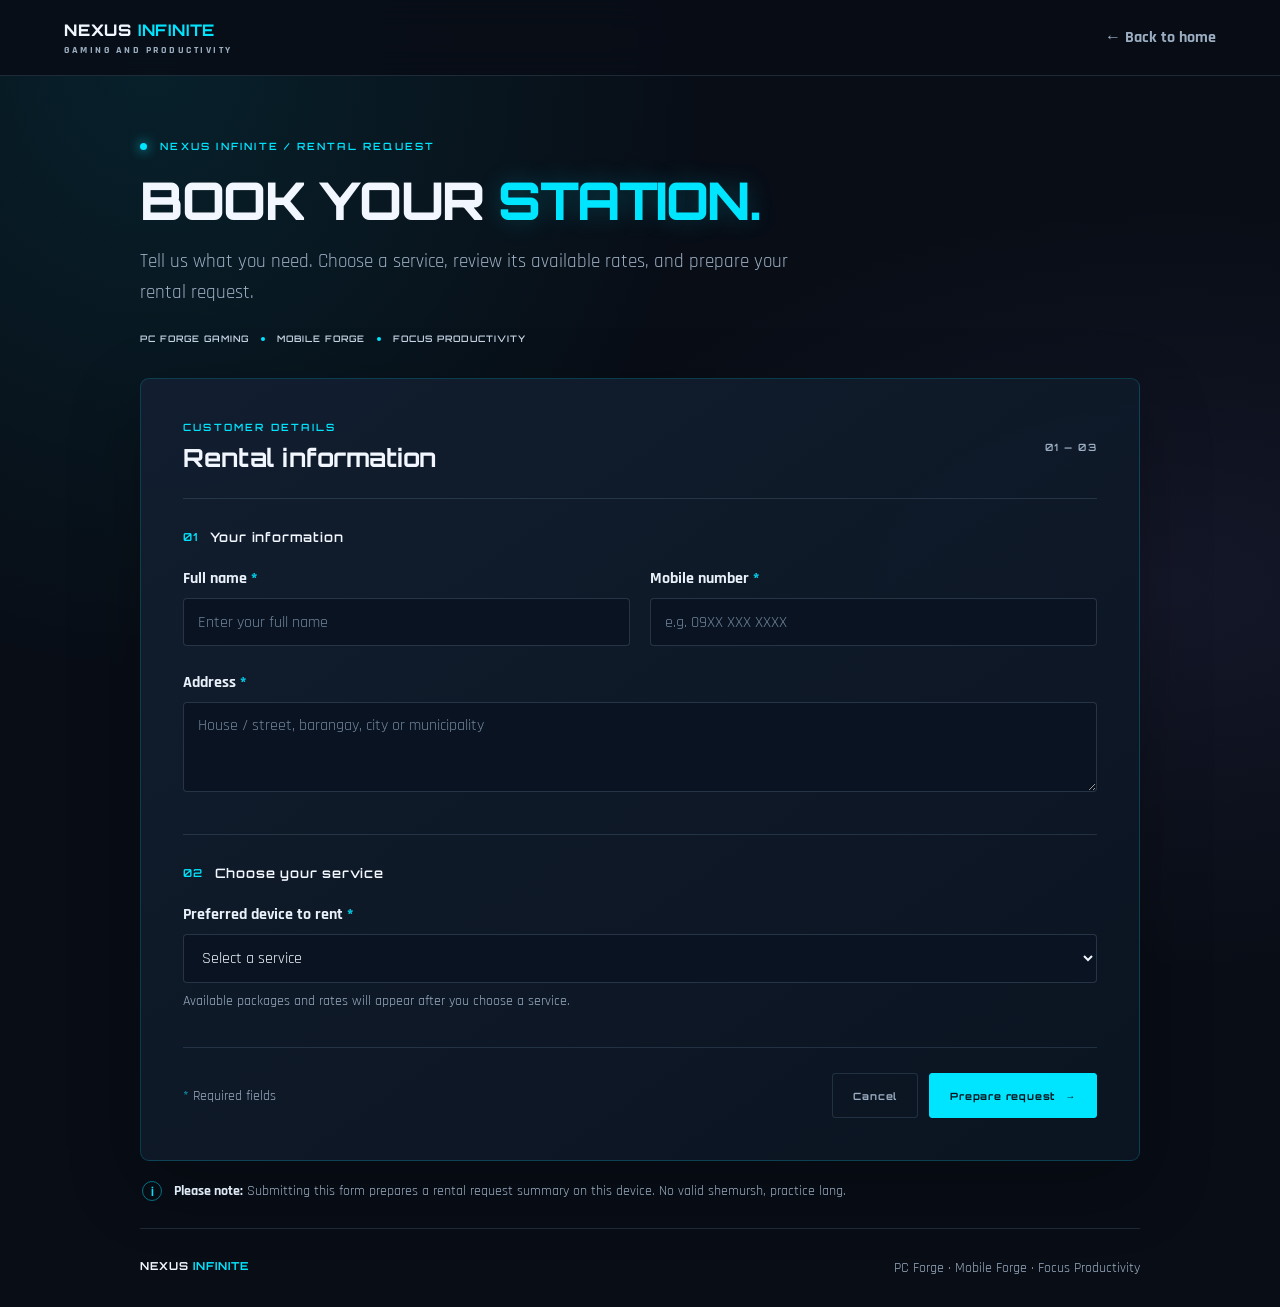
<file: rental-form.html>
<!DOCTYPE html>
<html lang="en">
<head>
  <meta charset="UTF-8">
  <meta name="viewport" content="width=device-width, initial-scale=1.0">
  <meta name="theme-color" content="#080d16">
  <title>Rental Request | Nexus Infinite</title>
  <link rel="preconnect" href="https://fonts.googleapis.com">
  <link rel="preconnect" href="https://fonts.gstatic.com" crossorigin>
  <link href="https://fonts.googleapis.com/css2?family=Orbitron:wght@400;500;600;700;800&family=Rajdhani:wght@400;500;600;700&display=swap" rel="stylesheet">
  <link rel="stylesheet" href="rental-form.css">
  <script src="rental-form.js" defer></script>
</head>
<body>
  <header class="site-header">
    <a class="brand" href="index.html" aria-label="Nexus Infinite home">
      <span class="brand-main">NEXUS <b>INFINITE</b></span>
      <span class="brand-sub">GAMING AND PRODUCTIVITY</span>
    </a>
    <a class="back-link" href="index.html">← Back to home</a>
  </header>

  <main class="page-shell">
    <section class="intro">
      <p class="eyebrow"><span class="status-dot"></span> NEXUS INFINITE / RENTAL REQUEST</p>
      <h1>BOOK YOUR <span>STATION.</span></h1>
      <p class="intro-copy">Tell us what you need. Choose a service, review its available rates, and prepare your rental request.</p>
      <div class="service-strip" aria-label="Available services">
        <span>PC FORGE GAMING</span>
        <i></i>
        <span>MOBILE FORGE</span>
        <i></i>
        <span>FOCUS PRODUCTIVITY</span>
      </div>
    </section>

    <section class="form-card" aria-labelledby="formHeading">
      <div class="form-heading">
        <div>
          <p class="eyebrow">CUSTOMER DETAILS</p>
          <h2 id="formHeading">Rental information</h2>
        </div>
        <span class="step-label">01 — 03</span>
      </div>

      <form id="rentalForm" novalidate>
        <div class="form-section">
          <h3 class="section-title"><span>01</span> Your information</h3>
          <div class="field-grid">
            <div class="field">
              <label for="fullName">Full name <em>*</em></label>
              <input id="fullName" name="fullName" type="text" autocomplete="name" placeholder="Enter your full name" maxlength="100" required>
              <small class="field-error" id="fullNameError"></small>
            </div>
            <div class="field">
              <label for="mobileNumber">Mobile number <em>*</em></label>
              <input id="mobileNumber" name="mobileNumber" type="tel" inputmode="tel" autocomplete="tel" placeholder="e.g. 09XX XXX XXXX" maxlength="20" required>
              <small class="field-error" id="mobileNumberError"></small>
            </div>
            <div class="field field-full">
              <label for="address">Address <em>*</em></label>
              <textarea id="address" name="address" rows="3" autocomplete="street-address" placeholder="House / street, barangay, city or municipality" maxlength="300" required></textarea>
              <small class="field-error" id="addressError"></small>
            </div>
          </div>
        </div>

        <div class="form-section service-section">
          <h3 class="section-title"><span>02</span> Choose your service</h3>
          <div class="field">
            <label for="deviceType">Preferred device to rent <em>*</em></label>
            <select id="deviceType" name="deviceType" required>
              <option value="">Select a service</option>
              <option value="pc">PC Gaming — PC Forge</option>
              <option value="mobile">Mobile Gaming — Mobile Forge</option>
              <option value="productivity">Productivity PC — Focus Productivity</option>
            </select>
            <small class="field-hint">Available packages and rates will appear after you choose a service.</small>
            <small class="field-error" id="deviceTypeError"></small>
          </div>

          <div id="dynamicOptions" class="dynamic-options" hidden>
            <div class="dynamic-heading">
              <div>
                <p class="eyebrow" id="serviceEyebrow">SELECT A PACKAGE</p>
                <h3 id="serviceTitle">Available rates</h3>
              </div>
              <span class="selected-chip" id="selectedServiceChip"></span>
            </div>

            <div id="tierField" class="field tier-field" hidden>
              <label for="serviceTier">Choose your rental tier <em>*</em></label>
              <select id="serviceTier" name="serviceTier"></select>
            </div>

            <div id="packageField" class="field package-field">
              <span class="field-label">Choose your rate <em>*</em></span>
              <div id="packageOptions" class="package-options"></div>
              <small class="field-error" id="packageError"></small>
            </div>

            <div id="addonsField" class="field addons-field" hidden>
              <div class="addons-heading">
                <div>
                  <span class="field-label">Optional hardware add-ons</span>
                  <small class="field-hint">Select any extras you would like to request.</small>
                </div>
                <span class="optional-tag">OPTIONAL</span>
              </div>
              <div id="addonOptions" class="addon-options"></div>
              <div class="addon-total-row">
                <span>Estimated add-on total</span>
                <strong id="addonTotal">₱0</strong>
              </div>
              <small class="field-hint" id="addonNote">Final add-on availability and charges are confirmed at the front desk.</small>
            </div>

            <div id="membershipNote" class="info-note" hidden></div>
            <div class="estimate-row" id="estimateRow" hidden>
              <span>Selected package</span>
              <strong id="packageEstimate">—</strong>
            </div>
          </div>
        </div>

        <div class="form-footer">
          <p class="required-note"><em>*</em> Required fields</p>
          <div class="form-actions">
            <a class="cancel-button" href="index.html">Cancel</a>
            <button class="submit-button" type="submit">Prepare request <span>→</span></button>
          </div>
        </div>
      </form>
    </section>

    <section class="trust-note">
      <span class="trust-icon">i</span>
      <p><strong>Please note:</strong> Submitting this form prepares a rental request summary on this device. No valid shemursh, practice lang.</p>
    </section>

    <section class="confirmation-card" id="confirmation" hidden aria-live="polite">
      <div class="confirmation-top">
        <span class="confirmation-icon">✓</span>
        <div>
          <p class="eyebrow">REQUEST PREPARED</p>
          <h2>Your details are ready.</h2>
        </div>
      </div>
      <p class="confirmation-copy">Review the summary below. You can copy it or download it to share with the Nexus Infinite team.</p>
      <pre id="requestSummary" class="request-summary"></pre>
      <div class="confirmation-actions">
        <button type="button" class="submit-button" id="copyRequest">Copy request</button>
        <button type="button" class="secondary-button" id="downloadRequest">Download summary</button>
        <button type="button" class="text-button" id="editRequest">Edit details</button>
      </div>
      <p class="copy-status" id="copyStatus" role="status"></p>
    </section>

    <footer class="site-footer">
      <span>NEXUS <b>INFINITE</b></span>
      <p>PC Forge · Mobile Forge · Focus Productivity</p>
    </footer>
  </main>
</body>
</html>
</file>
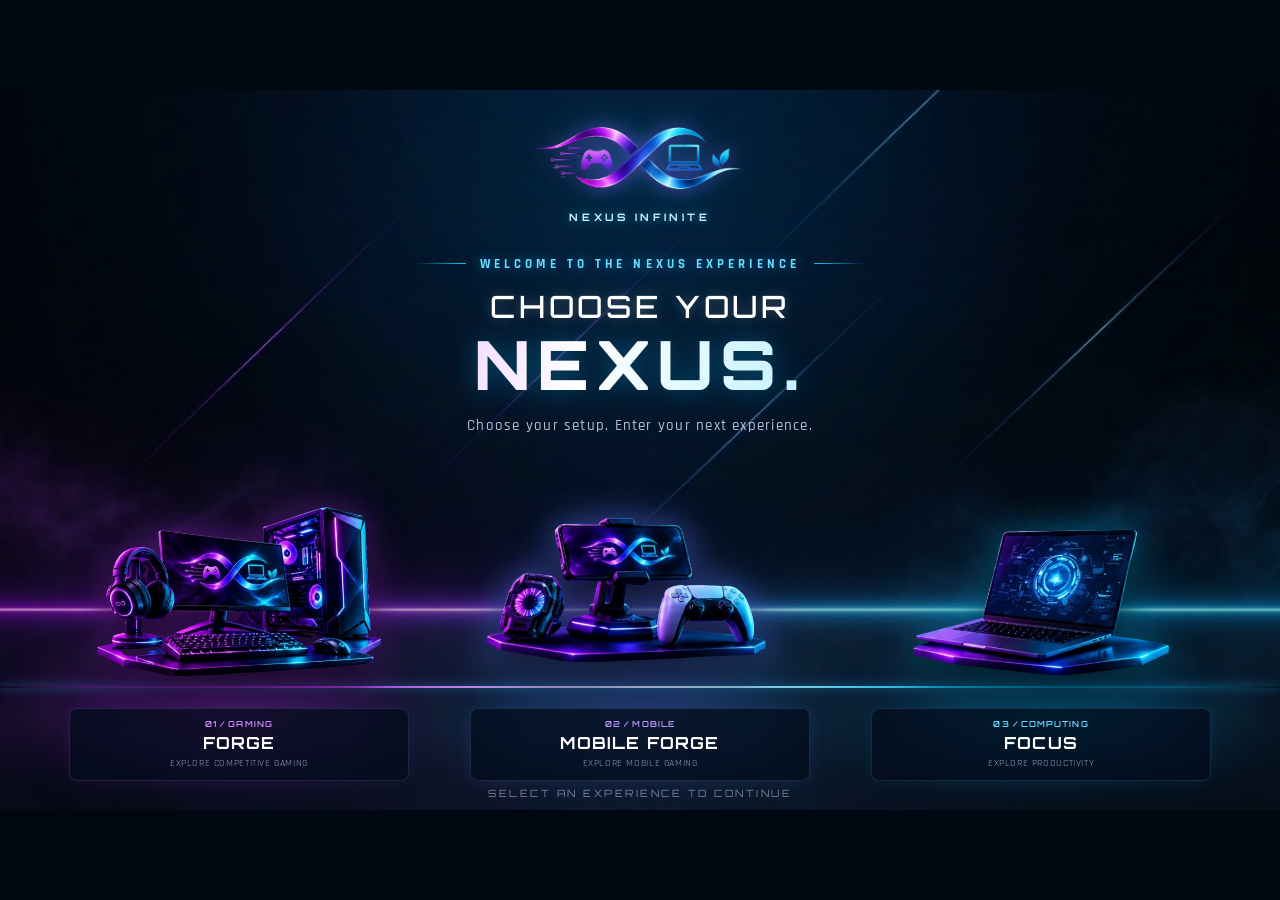
<file: services.html>
<!DOCTYPE html>
<html lang="en">

<head>

<meta charset="UTF-8">
<meta name="viewport" content="width=device-width, initial-scale=1.0">

<title>Nexus Infinite</title>

<link rel="preconnect" href="https://fonts.googleapis.com">
<link rel="preconnect" href="https://fonts.gstatic.com" crossorigin>

<link href="https://fonts.googleapis.com/css2?family=Orbitron:wght@400;500;600;700;800&family=Rajdhani:wght@400;500;600;700&display=swap" rel="stylesheet">

<link rel="stylesheet" href="services.css">

</head>


<body>

<main class="hero">

    <!-- BRAND LOGO -->

    <a href="index.html" class="brand">

        <img src="logo.png" alt="Nexus Infinite Logo">

        <span class="brand-name">
            NEXUS INFINITE
        </span>

    </a>


    <!-- HERO TEXT -->

    <section class="hero-copy">

        <p class="eyebrow">
            WELCOME TO THE NEXUS EXPERIENCE
        </p>

        <h1>

            <span class="title-small">
                CHOOSE YOUR
            </span>

            <span class="title-main">
                NEXUS.
            </span>

        </h1>

        <p class="subtitle">
            Choose your setup. Enter your next experience.
        </p>

    </section>


    <!-- FLOOR LIGHTING -->

    <div class="floor-glow console-glow"></div>

    <div class="floor-glow mobile-glow"></div>

    <div class="floor-glow laptop-glow"></div>

    <div class="floor-line"></div>


    <!-- THREE PRODUCT SELECTIONS -->

    <section class="product-stage">


        <!-- 01 GAMING -->

        <a href="forge.html"
           class="product-link console-link"
           aria-label="Explore gaming">

            <img
                src="icon2.png"
                alt="Gaming console and controller"
            >

            <div class="product-info">

                <span class="product-category">
                    01 / GAMING
                </span>

                <span class="product-name">
                    FORGE
                </span>

                <span class="product-description">
                    EXPLORE COMPETITIVE GAMING
                </span>

            </div>

        </a>



        <!-- 02 MOBILE GAMING -->

        <a href="mobileforge.html"
           class="product-link mobile-link"
           aria-label="Explore mobile gaming">

            <img
                src="icon3.png"
                alt="Mobile gaming setup"
            >

            <div class="product-info">

                <span class="product-category">
                    02 / MOBILE
                </span>

                <span class="product-name">
                    MOBILE FORGE
                </span>

                <span class="product-description">
                    EXPLORE MOBILE GAMING
                </span>

            </div>

        </a>



        <!-- 03 COMPUTING -->

        <a href="focus.html"
           class="product-link laptop-link"
           aria-label="Explore productivity">

            <img
                src="icon1.png"
                alt="Laptop workstation"
            >

            <div class="product-info">

                <span class="product-category">
                    03 / COMPUTING
                </span>

                <span class="product-name">
                    FOCUS
                </span>

                <span class="product-description">
                    EXPLORE PRODUCTIVITY
                </span>

            </div>

        </a>


    </section>


    <!-- BOTTOM TEXT -->

    <div class="bottom-note">

        SELECT AN EXPERIENCE TO CONTINUE

    </div>


</main>

</body>
</html>
</file>
<file: style.css>
/* ==========================================
   NEXUS INFINITE — FOCUS PRODUCTIVITY
   Main stylesheet
========================================== */

:root {
  --bg: #08111a;
  --bg-soft: #0c1922;
  --bg-card: #10212b;
  --bg-card-hover: #17303a;
  --teal: #77e0ce;
  --teal-bright: #a0f1df;
  --blue: #79b9ca;
  --violet: #ad9bea;
  --white: #f1f7f5;
  --muted: #a4b6b4;
  --border: rgba(155, 207, 198, 0.16);
  --heading-font: 'Manrope', sans-serif;
  --body-font: 'DM Sans', sans-serif;
}

* { box-sizing: border-box; margin: 0; padding: 0; }
html { scroll-behavior: smooth; scroll-padding-top: 90px; }
body { background: var(--bg); color: var(--white); font-family: var(--body-font); overflow-x: hidden; }
button, a { font: inherit; }
a { color: inherit; text-decoration: none; }
button { color: inherit; }
.container { width: min(1200px, 90%); margin: 0 auto; }
.section { padding: 100px 0; }

/* Navigation */
.site-header { position: fixed; inset: 0 0 auto; height: 76px; z-index: 100; background: rgba(8,17,26,.91); border-bottom: 1px solid var(--border); backdrop-filter: blur(18px); -webkit-backdrop-filter: blur(18px); }
.navbar { height: 100%; display: flex; align-items: center; justify-content: space-between; }
.brand { display: inline-flex; flex-direction: column; gap: 3px; }
.brand-name { font-family: var(--heading-font); font-size: 16px; font-weight: 800; letter-spacing: 1px; }
.brand-name b { color: var(--teal); }
.brand-subtitle { color: var(--muted); font-size: 9px; font-weight: 700; letter-spacing: 2.5px; }
.nav-links { display: flex; align-items: center; gap: 28px; }
.nav-links a { color: var(--muted); font-size: 14px; font-weight: 600; transition: color .25s, border-color .25s, background .25s; }
.nav-links a:hover { color: var(--teal-bright); }
.nav-links .nav-cta { padding: 10px 16px; border: 1px solid rgba(119,224,206,.6); color: var(--teal); border-radius: 3px; font-family: var(--heading-font); font-size: 10px; letter-spacing: 1px; }
.nav-links .nav-cta:hover { background: var(--teal); color: #071612; }
.menu-toggle { display: none; width: 42px; height: 42px; border: 1px solid var(--border); background: transparent; border-radius: 4px; cursor: pointer; }
.menu-toggle span { display: block; width: 19px; height: 2px; margin: 4px auto; background: var(--teal); transition: .2s; }

/* Buttons and type */
.eyebrow, .section-kicker { color: var(--teal); font-family: var(--heading-font); font-size: 10px; font-weight: 800; letter-spacing: 2.5px; }
.eyebrow { display: flex; align-items: center; gap: 11px; margin-bottom: 25px; }
.eyebrow-line { display: inline-block; width: 28px; height: 1px; background: var(--teal); }
.button { display: inline-flex; min-height: 45px; align-items: center; justify-content: center; padding: 13px 21px; border: 1px solid var(--teal); border-radius: 3px; font-family: var(--heading-font); font-size: 10px; font-weight: 800; letter-spacing: .8px; transition: transform .25s, box-shadow .25s, background .25s, color .25s; }
.button:hover { transform: translateY(-3px); }
.button-primary { color: #071713; background: var(--teal); }
.button-primary:hover { box-shadow: 0 8px 28px rgba(119,224,206,.2); background: var(--teal-bright); }
.button-outline { color: var(--white); border-color: rgba(225,245,240,.28); }
.button-outline:hover { border-color: var(--teal); color: var(--teal); }

/* Hero */
.hero { min-height: 720px; padding: 145px 0 95px; position: relative; overflow: hidden; background: radial-gradient(ellipse at 79% 42%, rgba(77,160,151,.16), transparent 42%), radial-gradient(ellipse at 8% 90%, rgba(115,141,174,.10), transparent 40%), var(--bg); }
.hero-grid { position: absolute; inset: 0; pointer-events: none; opacity: .45; background-image: linear-gradient(rgba(119,224,206,.025) 1px, transparent 1px), linear-gradient(90deg, rgba(119,224,206,.025) 1px, transparent 1px); background-size: 56px 56px; mask-image: linear-gradient(to bottom, transparent, black 20%, black 80%, transparent); }
.hero-layout { display: grid; grid-template-columns: 1.05fr .95fr; align-items: center; gap: 45px; position: relative; z-index: 1; }
.hero-copy h1 { margin-bottom: 23px; font-family: var(--heading-font); font-size: clamp(39px, 5.7vw, 66px); line-height: 1.12; letter-spacing: -2.8px; font-weight: 800; }
.hero-copy h1 span { color: var(--teal); }
.hero-description { max-width: 610px; color: var(--muted); font-size: 17px; line-height: 1.85; }
.hero-actions { display: flex; flex-wrap: wrap; gap: 13px; margin-top: 30px; }
.hero-traits { display: flex; flex-wrap: wrap; gap: 17px; margin-top: 38px; }
.hero-traits span { color: #bdccca; font-family: var(--heading-font); font-size: 9px; font-weight: 700; letter-spacing: .7px; }
.hero-traits i { color: var(--teal); font-style: normal; margin-right: 5px; }

/* CSS workstation illustration */
.hero-visual { min-height: 430px; display: flex; align-items: center; justify-content: center; position: relative; }
.visual-orbit { position: absolute; border: 1px solid rgba(119,224,206,.12); border-radius: 50%; transform: rotate(-18deg); }
.orbit-one { width: 390px; height: 260px; }
.orbit-two { width: 470px; height: 320px; border-color: rgba(119,224,206,.07); }
.workstation-illustration { position: relative; z-index: 2; width: 390px; height: 300px; margin-top: 25px; }
.monitor-frame { position: absolute; top: 0; left: 75px; width: 245px; height: 173px; padding: 8px; border: 2px solid #54716f; border-radius: 7px; background: linear-gradient(140deg,#243d40,#101e24); box-shadow: 0 18px 45px rgba(0,0,0,.4), 0 0 27px rgba(119,224,206,.09); }
.monitor-screen { height: 100%; overflow: hidden; border: 1px solid rgba(119,224,206,.3); background: linear-gradient(145deg,#142a30,#0b171e); padding: 9px; }
.screen-topline { display: flex; gap: 4px; padding-bottom: 7px; border-bottom: 1px solid rgba(164,220,208,.14); }
.screen-topline span { width: 4px; height: 4px; border-radius: 50%; background: var(--teal); opacity: .7; }
.screen-layout { display: flex; gap: 9px; height: calc(100% - 11px); padding-top: 8px; }
.screen-sidebar { width: 23px; display: flex; flex-direction: column; gap: 8px; padding: 4px; border-right: 1px solid rgba(164,220,208,.13); }
.screen-sidebar i { width: 11px; height: 7px; border-radius: 2px; background: rgba(119,224,206,.3); }
.screen-work { flex: 1; padding: 3px 2px; }
.screen-title-line,.screen-line { height: 4px; margin-bottom: 7px; border-radius: 5px; background: rgba(202,231,222,.35); }
.screen-title-line { width: 48%; height: 6px; background: var(--teal); opacity: .65; }
.screen-line { width: 90%; height: 3px; opacity: .38; }
.screen-line.short { width: 57%; }
.screen-line.medium { width: 72%; }
.screen-art { display: flex; align-items: end; gap: 5px; height: 43px; margin: 8px 0; padding: 6px; border: 1px solid rgba(119,224,206,.18); background: rgba(119,224,206,.05); }
.screen-art span { flex: 1; border-radius: 2px 2px 0 0; background: linear-gradient(to top,rgba(119,224,206,.5),rgba(119,224,206,.12)); }
.screen-art span:nth-child(1) { height: 48%; }.screen-art span:nth-child(2) { height: 85%; }.screen-art span:nth-child(3) { height: 65%; }
.monitor-neck { width: 19px; height: 42px; margin: 0 auto; background: linear-gradient(90deg,#263d3e,#536c68,#263d3e); }
.monitor-foot { width: 90px; height: 8px; margin: -1px auto 0; border-radius: 50%; background: #4b6661; }
.desk-surface { position: absolute; left: 8px; top: 221px; width: 375px; height: 12px; border-radius: 3px; background: linear-gradient(#718f86,#314a47); box-shadow: 0 8px 18px rgba(0,0,0,.35); }
.desk-leg { position: absolute; top: 10px; width: 8px; height: 67px; background: #354b47; }
.leg-left { left: 35px; }.leg-right { right: 35px; }
.keyboard-illustration { position: absolute; top: -18px; left: 118px; display: grid; grid-template-columns: repeat(5,11px); gap: 3px; padding: 5px; border: 1px solid rgba(119,224,206,.35); border-radius: 3px; background: #17282c; transform: perspective(90px) rotateX(12deg); }
.keyboard-illustration i { width: 9px; height: 5px; border-radius: 1px; background: #66817a; }
.mouse-illustration { position: absolute; top: -22px; right: 78px; width: 17px; height: 24px; border: 1px solid #86b8a9; border-radius: 10px 10px 7px 7px; background: #253d3c; }
.tablet-illustration { position: absolute; z-index: 3; bottom: 26px; right: -4px; width: 95px; height: 65px; padding: 5px; border: 2px solid #728e8a; border-radius: 6px; background: #14252b; transform: rotate(-8deg); box-shadow: 0 12px 22px rgba(0,0,0,.4); }
.tablet-screen { height: 100%; display: flex; flex-direction: column; align-items: center; justify-content: center; gap: 3px; background: #1c3539; }
.tablet-screen span { color: var(--teal); font-size: 20px; }.tablet-screen i { height: 2px; width: 40%; background: rgba(168,225,211,.3); }
.floating-note { position: absolute; z-index: 4; display: flex; align-items: center; gap: 8px; padding: 10px 13px; border: 1px solid rgba(119,224,206,.23); border-radius: 3px; color: #d7e9e4; background: rgba(10,26,31,.88); font-family: var(--heading-font); font-size: 8px; letter-spacing: 1px; box-shadow: 0 12px 30px rgba(0,0,0,.25); backdrop-filter: blur(8px); }
.note-top { top: 40px; right: -2px; }.note-bottom { bottom: 22px; left: -8px; }
.status-dot { width: 6px; height: 6px; border-radius: 50%; background: var(--teal); box-shadow: 0 0 10px var(--teal); }.note-icon { color: var(--teal); font-size: 15px; }
.visual-caption { position: absolute; bottom: 0; left: 0; right: 0; display: flex; justify-content: space-between; gap: 10px; padding-top: 13px; border-top: 1px solid var(--border); color: var(--muted); font-family: var(--heading-font); font-size: 8px; letter-spacing: 1.5px; }

/* Value strip */
.value-strip { padding: 27px 0; background: #0c1a22; border-top: 1px solid var(--border); border-bottom: 1px solid var(--border); }
.value-grid { display: grid; grid-template-columns: repeat(3,1fr); gap: 24px; }
.value-item { display: flex; align-items: center; gap: 15px; }
.value-number { color: var(--teal); font-family: var(--heading-font); font-size: 27px; font-weight: 800; }
.value-item strong,.value-item small { display: block; }.value-item strong { font-family: var(--heading-font); font-size: 10px; letter-spacing: .8px; }.value-item small { margin-top: 5px; color: var(--muted); font-size: 12px; }

/* Section headings */
.equipment-section { padding: 100px 0; background: var(--bg-soft); }
.software-section { padding: 100px 0; background: var(--bg); }
.section-heading-row { display: flex; align-items: end; justify-content: space-between; gap: 25px; margin-bottom: 36px; }
.section-heading-row > div:first-child { min-width: 0; }
.section-kicker { margin-bottom: 13px; }
.section-title { font-family: var(--heading-font); font-size: clamp(25px,3.8vw,37px); line-height: 1.3; letter-spacing: -1px; margin-bottom: 12px; }
.section-title span { color: var(--teal); }
.section-intro { max-width: 700px; color: var(--muted); font-size: 16px; line-height: 1.75; }
.carousel-controls { display: flex; gap: 9px; flex-shrink: 0; }
.carousel-arrow { width: 42px; height: 42px; border: 1px solid rgba(119,224,206,.34); border-radius: 3px; background: rgba(119,224,206,.05); color: var(--teal); font-size: 19px; cursor: pointer; transition: .25s; }
.carousel-arrow:hover { color: #071713; background: var(--teal); }

/* Horizontal carousels and equipment cards */
.horizontal-carousel { display: flex; gap: 18px; overflow-x: auto; padding: 8px 2px 22px; scroll-behavior: smooth; scroll-snap-type: x mandatory; scrollbar-width: thin; scrollbar-color: var(--teal) transparent; }
.horizontal-carousel::-webkit-scrollbar { height: 5px; }.horizontal-carousel::-webkit-scrollbar-track { background: rgba(255,255,255,.035); }.horizontal-carousel::-webkit-scrollbar-thumb { background: var(--teal); border-radius: 10px; }
.info-card { flex: 0 0 250px; min-height: 300px; overflow: hidden; text-align: left; border: 1px solid var(--border); border-radius: 5px; background: var(--bg-card); cursor: pointer; scroll-snap-align: start; transition: transform .25s,border-color .25s,background .25s; }
.info-card:hover { transform: translateY(-6px); border-color: rgba(119,224,206,.58); background: var(--bg-card-hover); }
.card-art { position: relative; display: flex; align-items: center; justify-content: center; height: 170px; overflow: hidden; background: radial-gradient(circle,rgba(119,224,206,.14),transparent 65%),#0d1d25; }
.card-art::after { content: ""; position: absolute; inset: 0; pointer-events: none; background: linear-gradient(transparent 65%,rgba(0,0,0,.2)); }
.card-body { display: flex; flex-direction: column; padding: 19px; }
.card-index { color: var(--teal); font-family: var(--heading-font); font-size: 8px; letter-spacing: 1.8px; margin-bottom: 9px; }
.card-body strong { min-height: 42px; font-family: var(--heading-font); font-size: 13px; line-height: 1.55; }
.card-body small { margin-top: 8px; color: var(--muted); font-size: 12px; }.card-body small b { color: var(--teal); margin-left: 5px; }

/* Equipment art */
.pc-art { background: radial-gradient(circle,rgba(98,184,169,.2),transparent 65%),#0e2028; }
.pc-tower { position: absolute; width: 54px; height: 90px; left: 72px; top: 42px; border: 2px solid #7aa99d; border-radius: 5px; background: linear-gradient(140deg,#304a48,#101e23); box-shadow: 0 0 18px rgba(119,224,206,.12); }
.pc-tower i { display: block; width: 7px; height: 7px; margin: 12px auto; border-radius: 50%; background: var(--teal); box-shadow: 0 0 8px var(--teal); }
.pc-monitor-mini { position: absolute; top: 45px; right: 60px; width: 87px; height: 65px; border: 4px solid #6f9289; border-radius: 4px; background: linear-gradient(145deg,#23434a,#14262c); }.pc-monitor-mini::before { content:""; position:absolute; width:5px; height:16px; left:36px; bottom:-19px; background:#6f9289; }.pc-monitor-mini::after { content:""; position:absolute; width:34px; height:4px; left:21px; bottom:-21px; background:#6f9289; border-radius:5px; }.pc-base { position:absolute; bottom:28px; left:60px; width:210px; height:4px; background:#638c82; border-radius:5px; }
.pen-art { background: radial-gradient(circle,rgba(173,155,234,.2),transparent 65%),#161a2a; }.pen-display { position:relative; width:137px; height:92px; padding:9px; border:2px solid #91a6a3; border-radius:7px; background:#25383b; transform:rotate(-7deg); box-shadow:0 12px 22px rgba(0,0,0,.35); }.pen-display i { display:block; height:100%; background:linear-gradient(135deg,#31565a,#17282e); border:1px solid rgba(119,224,206,.25); }.pen-display b { position:absolute; top:29px; left:57px; color:#a9e6d8; font-size:24px; }.stylus { position:absolute; width:7px; height:105px; right:62px; top:28px; border-radius:7px; background:linear-gradient(#c8c4dc,#625d79); transform:rotate(28deg); }
.headset-art { background:radial-gradient(circle,rgba(119,224,206,.16),transparent 65%),#0e2028; }.headset-shape { position:relative; width:100px; height:95px; border:10px solid #769991; border-bottom:0; border-radius:60px 60px 0 0; }.headset-shape::before,.headset-shape::after { content:""; position:absolute; top:48px; width:23px; height:43px; border:3px solid #a3d9cb; border-radius:8px; background:#28413f; }.headset-shape::before { left:-13px; }.headset-shape::after { right:-13px; }.headset-shape b { position:absolute; top:77px; right:-20px; width:30px; height:3px; background:var(--teal); transform:rotate(25deg); }
.sound-wave { position:absolute; border:1px solid rgba(119,224,206,.34); border-top-color:transparent; border-bottom-color:transparent; border-radius:50%; width:135px; height:125px; }.wave-a { width:150px; }.wave-b { width:175px; height:150px; opacity:.45; }
.hub-art { background:radial-gradient(circle,rgba(119,224,206,.16),transparent 65%),#0d1b25; }.hub-device { width:145px; height:65px; position:relative; display:flex; align-items:center; justify-content:space-evenly; border:2px solid #7fa79b; border-radius:8px; background:linear-gradient(145deg,#3a5550,#172b2d); box-shadow:0 12px 25px rgba(0,0,0,.3); }.hub-device i { width:13px; height:8px; border:1px solid #a1c2b7; border-radius:2px; background:#14211f; }.hub-device b { position:absolute; bottom:8px; font-family:var(--heading-font); font-size:7px; letter-spacing:1px; color:var(--teal); }.hub-cable { position:absolute; right:49px; top:75px; width:48px; height:30px; border:4px solid #718f86; border-left:0; border-bottom:0; border-radius:0 15px 0 0; transform:rotate(20deg); }
.comfort-art { background:radial-gradient(circle,rgba(173,155,234,.15),transparent 65%),#131b27; }.chair-back { position:absolute; width:62px; height:82px; left:93px; top:27px; border:4px solid #7a9d94; border-radius:18px 18px 9px 9px; background:linear-gradient(135deg,#42635b,#1b302e); }.chair-seat { position:absolute; top:104px; left:78px; width:93px; height:22px; border-radius:9px; background:#63857a; transform:skew(-8deg); }.chair-stem { position:absolute; top:123px; left:122px; width:7px; height:28px; background:#819b91; }.chair-base { position:absolute; top:151px; left:90px; width:70px; height:5px; border-radius:5px; background:#819b91; }.plant-pot { position:absolute; right:40px; bottom:17px; width:25px; height:24px; background:#7f9f8a; border-radius:2px 2px 7px 7px; }.plant-pot i { position:absolute; bottom:21px; left:8px; width:8px; height:25px; border-radius:100% 0; background:#73b79b; transform:rotate(-28deg); }.plant-pot i:nth-child(2) { left:13px; transform:rotate(28deg); }.plant-pot i:nth-child(3) { left:4px; height:19px; transform:rotate(-52deg); }
.carousel-hint { margin-top:5px; color:#788f8c; font-family:var(--heading-font); font-size:8px; letter-spacing:1.7px; }.carousel-hint span { color:var(--teal); margin-left:6px; }

/* Software cards */
.software-carousel { gap:16px; }.software-card { flex:0 0 245px; min-height:190px; display:flex; align-items:center; gap:16px; padding:20px; text-align:left; border:1px solid var(--border); border-radius:5px; background:linear-gradient(145deg,#13252e,#0c1921); cursor:pointer; scroll-snap-align:start; transition:transform .25s,border-color .25s,background .25s; }.software-card:hover { transform:translateY(-5px); border-color:rgba(119,224,206,.55); background:#172c34; }
.software-mark { flex:0 0 64px; width:64px; height:64px; display:flex; align-items:center; justify-content:center; border:1px solid rgba(119,224,206,.35); border-radius:14px; background:rgba(119,224,206,.07); color:var(--teal); font-family:var(--heading-font); font-size:35px; font-weight:800; }.adobe-mark { color:#ff887d; border-color:rgba(255,136,125,.4); background:rgba(255,136,125,.06); }.adobe-mark span { font-size:15px; }.canva-mark { color:#9cdedc; border-color:rgba(156,222,220,.4); }.more-mark { font-size:45px; color:var(--violet); border-color:rgba(173,155,234,.4); }
.office-mark { position:relative; border:0; background:transparent; display:grid; grid-template-columns:repeat(2,18px); grid-template-rows:repeat(2,18px); gap:3px; transform:perspective(80px) rotateY(-15deg); }.office-mark i { display:block; background:#70b9a9; border-radius:2px; }.office-mark i:nth-child(2),.office-mark i:nth-child(3) { background:#477f80; }
.software-meta { display:flex; min-width:0; flex-direction:column; align-items:flex-start; }.software-meta span { color:var(--teal); font-family:var(--heading-font); font-size:8px; letter-spacing:1.2px; }.software-meta strong { margin-top:9px; font-family:var(--heading-font); font-size:13px; line-height:1.4; }.software-meta small { margin-top:5px; color:var(--muted); font-size:11px; }.software-meta em { margin-top:13px; color:var(--teal); font-size:11px; font-style:normal; }

/* Rates */
.rates-section { padding:100px 0; background:var(--bg-soft); }.rates-heading-row { align-items:center; }.quiet-zone-label,.counter-label { display:inline-flex; flex-shrink:0; align-items:center; gap:8px; padding:10px 13px; color:var(--teal); border:1px solid rgba(119,224,206,.25); background:rgba(119,224,206,.045); font-family:var(--heading-font); font-size:8px; letter-spacing:1.4px; }.quiet-zone-label i { width:6px; height:6px; border-radius:50%; background:var(--teal); box-shadow:0 0 8px var(--teal); }
.workstation-pricing-grid { display:grid; grid-template-columns:repeat(2,minmax(0,1fr)); gap:22px; }.rate-panel { padding:30px; border:1px solid var(--border); border-radius:6px; background:linear-gradient(145deg,rgba(119,224,206,.065),transparent 58%),#102029; }.creator-panel { border-color:rgba(173,155,234,.32); background:linear-gradient(145deg,rgba(173,155,234,.08),transparent 58%),#151c2a; }.rate-panel-top { display:flex; align-items:center; justify-content:space-between; }.tier-label { color:var(--teal); font-family:var(--heading-font); font-size:9px; font-weight:800; letter-spacing:2px; }.creator-panel .tier-label { color:var(--violet); }.rate-icon { color:var(--teal); font-size:26px; }.creator-panel .rate-icon { color:var(--violet); }.rate-panel h3 { margin-top:13px; font-family:var(--heading-font); font-size:21px; line-height:1.4; }.rate-includes { margin-top:10px; color:var(--teal); font-size:13px; font-weight:700; line-height:1.6; }.creator-panel .rate-includes { color:#c1b4ef; }.rate-description { min-height:56px; margin-top:12px; color:var(--muted); font-size:14px; line-height:1.7; }.rate-options { margin-top:24px; border-top:1px solid var(--border); }.rate-option { display:grid; grid-template-columns:1fr auto auto; align-items:center; gap:12px; padding:16px 0; border-bottom:1px solid var(--border); }.rate-option div strong,.rate-option div small { display:block; }.rate-option div strong { font-family:var(--heading-font); font-size:12px; }.rate-option div small { margin-top:4px; color:var(--muted); font-size:11px; }.rate-option > b { color:var(--white); font-family:var(--heading-font); font-size:20px; }.rate-option .per-hour { color:var(--muted); font-size:10px; white-space:nowrap; }.rate-panel-footer { display:flex; gap:9px; flex-wrap:wrap; margin-top:19px; }.rate-panel-footer span { padding:6px 9px; border:1px solid var(--border); color:var(--muted); font-family:var(--heading-font); font-size:8px; letter-spacing:1px; }.creator-panel .rate-panel-footer span { border-color:rgba(173,155,234,.2); }

/* Add-on hardware */
.addons-section { padding:100px 0; background:var(--bg); }.counter-label { color:#c5b8f1; border-color:rgba(173,155,234,.3); background:rgba(173,155,234,.05); }.addon-grid { display:grid; grid-template-columns:repeat(4,minmax(0,1fr)); gap:15px; }.addon-card { min-width:0; padding:22px 19px; border:1px solid var(--border); border-radius:5px; background:linear-gradient(145deg,rgba(119,224,206,.045),transparent 65%),#101e27; transition:border-color .25s,transform .25s; }.addon-card:hover { transform:translateY(-4px); border-color:rgba(119,224,206,.45); }.addon-card-top { display:flex; align-items:center; justify-content:space-between; }.addon-icon { color:var(--teal); font-size:25px; }.addon-number { color:#748b89; font-family:var(--heading-font); font-size:8px; letter-spacing:1px; }.addon-card h3 { min-height:52px; margin-top:18px; font-family:var(--heading-font); font-size:13px; line-height:1.5; }.addon-brand { min-height:20px; margin-top:4px; color:var(--muted); font-size:11px; }.addon-prices { display:grid; grid-template-columns:1fr 1fr; gap:8px; margin-top:20px; padding:14px 0; border-top:1px solid var(--border); border-bottom:1px solid var(--border); }.addon-prices div { min-width:0; }.addon-prices small { display:block; color:var(--muted); font-size:10px; }.addon-prices strong { display:block; margin-top:6px; color:var(--teal); font-family:var(--heading-font); font-size:17px; white-space:nowrap; }.addon-prices strong span { font-family:var(--body-font); font-size:10px; font-weight:500; color:var(--muted); }.addon-prices .free-price { color:#a9dfbd; font-size:15px; }.addon-note { margin-top:14px; color:var(--muted); font-size:11px; line-height:1.6; }.addon-footnote { margin-top:20px; color:#849b98; font-size:12px; line-height:1.7; }

/* Membership */
.membership-section { position:relative; overflow:hidden; padding:100px 0; border-top:1px solid var(--border); border-bottom:1px solid var(--border); background:linear-gradient(110deg,#101b29 0%,#112b2c 100%); }.membership-glow { position:absolute; top:-170px; right:5%; width:480px; height:480px; border-radius:50%; background:rgba(119,224,206,.12); filter:blur(115px); pointer-events:none; }.membership-layout { position:relative; display:grid; grid-template-columns:1fr 1fr; align-items:center; gap:70px; }.membership-kicker { color:var(--teal); }.membership-copy h2 { margin-top:17px; font-family:var(--heading-font); font-size:clamp(33px,4.5vw,52px); line-height:1.15; letter-spacing:-2px; }.membership-copy h2 span { color:var(--teal); }.membership-description { max-width:530px; margin-top:20px; color:var(--muted); font-size:15px; line-height:1.8; }.membership-price { display:flex; align-items:center; gap:18px; margin-top:25px; }.membership-price span { color:var(--muted); font-family:var(--heading-font); font-size:9px; letter-spacing:1.5px; }.membership-price strong { color:var(--teal); font-family:var(--heading-font); font-size:35px; }.membership-perks { margin-top:32px; }.membership-perks h3 { margin-bottom:13px; color:var(--teal); font-family:var(--heading-font); font-size:10px; letter-spacing:1.6px; }.membership-perks div { margin:9px 0; color:#d2dfda; font-size:13px; }.membership-perks div span { margin-right:9px; color:var(--teal); }.membership-perks small { display:block; margin-top:12px; color:var(--muted); font-size:11px; }
.membership-options { position:relative; padding:25px; border:1px solid rgba(119,224,206,.24); border-radius:6px; background:rgba(5,16,21,.35); box-shadow:0 25px 60px rgba(0,0,0,.2); }.membership-option { padding:23px; border:1px solid var(--border); background:rgba(119,224,206,.045); }.membership-option-label { color:var(--teal); font-family:var(--heading-font); font-size:8px; letter-spacing:1.5px; }.membership-option strong { display:block; margin-top:9px; font-family:var(--heading-font); font-size:48px; line-height:1.1; }.membership-option strong small { color:var(--teal); font-size:12px; letter-spacing:1px; }.membership-option p { margin-top:6px; color:var(--muted); font-size:13px; }.effective-rate { display:inline-block; margin-top:14px; padding:7px 10px; border:1px solid rgba(119,224,206,.2); color:var(--teal-bright); font-size:12px; }.study-option { border-color:rgba(173,155,234,.27); background:rgba(173,155,234,.05); }.study-option .membership-option-label,.study-option strong small { color:#c5b7f2; }.study-option .effective-rate { color:#d5caf8; border-color:rgba(173,155,234,.23); }.membership-or { display:flex; align-items:center; justify-content:center; height:38px; color:var(--muted); font-family:var(--heading-font); font-size:9px; letter-spacing:2px; }.membership-caption { margin-top:15px; color:var(--muted); text-align:center; font-size:11px; }

/* Final CTA and footer */
.final-cta { padding:90px 0; text-align:center; background:radial-gradient(ellipse at center,rgba(119,224,206,.12),transparent 60%),var(--bg); }.final-cta h2 { margin-top:15px; font-family:var(--heading-font); font-size:clamp(26px,4vw,39px); line-height:1.35; }.final-cta h2 span { color:var(--teal); }.final-cta p:not(.section-kicker) { max-width:620px; margin:17px auto 0; color:var(--muted); font-size:15px; line-height:1.8; }.cta-actions { justify-content:center; }
.site-footer { padding:27px 0; background:#060d13; border-top:1px solid var(--border); }.footer-content { display:flex; align-items:center; justify-content:space-between; flex-wrap:wrap; gap:17px; }.footer-content p { color:var(--muted); font-size:11px; }.footer-brand .brand-name { font-size:13px; }.footer-brand .brand-subtitle { font-size:8px; }

/* Popup */
.detail-dialog { width:min(470px,calc(100% - 32px)); margin:auto; padding:0; color:var(--white); background:#11242b; border:1px solid rgba(119,224,206,.45); border-radius:7px; box-shadow:0 25px 90px rgba(0,0,0,.65); }
.detail-dialog::backdrop { background:rgba(2,8,12,.78); backdrop-filter:blur(7px); }
.dialog-content { position:relative; padding:36px; }.dialog-close { position:absolute; top:13px; right:15px; width:34px; height:34px; border:1px solid var(--border); border-radius:3px; background:transparent; color:var(--white); font-size:22px; cursor:pointer; }.dialog-close:hover { color:var(--teal); border-color:var(--teal); }.dialog-category { margin-bottom:14px; color:var(--teal); font-family:var(--heading-font); font-size:9px; letter-spacing:2px; }.dialog-content h2 { padding-right:20px; font-family:var(--heading-font); font-size:21px; line-height:1.45; }.dialog-description { margin-top:14px; color:var(--muted); font-size:14px; line-height:1.85; }

/* Responsive */
@media (max-width:1050px) {
  .nav-links { gap:17px; }.nav-links a { font-size:12px; }
  .hero-layout { gap:25px; }.hero-copy h1 { font-size:clamp(38px,5.5vw,58px); }
  .addon-grid { grid-template-columns:repeat(2,minmax(0,1fr)); }
  .addon-card h3 { min-height:0; }
}
@media (max-width:760px) {
  .section,.equipment-section,.software-section,.rates-section,.addons-section,.membership-section { padding:75px 0; }
  .menu-toggle { display:block; }
  .nav-links { position:absolute; top:76px; left:0; right:0; display:none; flex-direction:column; align-items:stretch; gap:0; padding:13px 5% 22px; background:rgba(8,17,26,.98); border-bottom:1px solid var(--border); }
  .nav-links.active { display:flex; }.nav-links a { padding:11px 0; font-size:14px; }.nav-links .nav-cta { margin-top:8px; text-align:center; }
  .hero { min-height:auto; padding:125px 0 75px; }.hero-layout { grid-template-columns:1fr; gap:15px; }.hero-description { font-size:15px; }.hero-visual { min-height:390px; max-width:520px; width:100%; margin:5px auto 0; }
  .value-grid { grid-template-columns:1fr; gap:18px; }.value-item { padding:3px 0; }
  .section-heading-row { align-items:flex-start; flex-direction:column; gap:19px; margin-bottom:25px; }
  .workstation-pricing-grid { grid-template-columns:1fr; }.rate-description { min-height:0; }
  .membership-layout { grid-template-columns:1fr; gap:35px; }
}
@media (max-width:520px) {
  .container { width:90%; }.brand-name { font-size:14px; }.brand-subtitle { font-size:8px; }
  .hero-copy h1 { font-size:clamp(36px,10vw,48px); letter-spacing:-1.5px; }.hero-actions { flex-direction:column; align-items:stretch; }.button { width:100%; }
  .hero-traits { gap:11px; }.hero-traits span { font-size:8px; }
  .hero-visual { min-height:330px; transform:scale(.88); transform-origin:center; width:114%; margin-left:-7%; }
  .visual-caption { font-size:7px; }.note-top { right:0; }.note-bottom { left:0; }
  .info-card { flex-basis:225px; }.software-card { flex-basis:225px; padding:16px; }.software-mark { flex-basis:56px; width:56px; height:56px; }
  .rate-panel { padding:23px 19px; }.rate-panel h3 { font-size:18px; }.rate-option { gap:8px; }.rate-option > b { font-size:18px; }.rate-option .per-hour { font-size:9px; }
  .addon-grid { grid-template-columns:1fr; }.addon-card { padding:22px; }.addon-card h3 { min-height:0; }.addon-prices { max-width:340px; }
  .membership-options { padding:14px; }.membership-option { padding:19px; }.membership-option strong { font-size:42px; }
  .footer-content { flex-direction:column; align-items:flex-start; }.dialog-content { padding:30px 23px; }
}
@media (prefers-reduced-motion:reduce) {
  *,*::before,*::after { scroll-behavior:auto !important; animation-duration:.01ms !important; transition-duration:.01ms !important; }
}
</file>
<file: forge.css>
/* =====================================
   1. GLOBAL SETTINGS
===================================== */

:root {
    --bg: #080b14;
    --bg-light: #0d1322;
    --card: #101a2c;
    --card-hover: #16243a;

    --cyan: #00e5ff;
    --blue: #247bff;
    --purple: #9b5cff;

    --white: #f4f8ff;
    --muted: #9ba9bd;

    --border: rgba(140,185,255,0.15);

    --heading-font: 'Orbitron', sans-serif;
    --body-font: 'Rajdhani', sans-serif;
}

* {
    margin: 0;
    padding: 0;
    box-sizing: border-box;
}

html {
    scroll-behavior: smooth;
    scroll-padding-top: 90px;
}

body {
    background: var(--bg);
    color: var(--white);
    font-family: var(--body-font);
    overflow-x: hidden;
}

button,
a {
    font: inherit;
}

a {
    color: inherit;
    text-decoration: none;
}

button {
    color: inherit;
}

.container {
    width: min(1200px, 90%);
    margin: auto;
}

section {
    padding: 100px 0;
}

.section-label {
    color: var(--cyan);
    font-family: var(--heading-font);
    font-size: 11px;
    font-weight: 600;
    letter-spacing: 3px;
    margin-bottom: 15px;
}

.section-heading {
    font-family: var(--heading-font);
    font-size: clamp(25px, 4vw, 38px);
    line-height: 1.35;
    margin-bottom: 15px;
}

.section-description {
    color: var(--muted);
    font-size: 19px;
    line-height: 1.6;
    max-width: 650px;
}

.accent {
    color: var(--cyan);
}


/* =====================================
   2. NAVIGATION
===================================== */

.header {
    position: fixed;
    top: 0;
    left: 0;
    width: 100%;
    height: 76px;
    z-index: 100;

    background: rgba(8,11,20,0.90);
    backdrop-filter: blur(18px);
    -webkit-backdrop-filter: blur(18px);

    border-bottom: 1px solid var(--border);
}

.navbar {
    width: min(1200px, 90%);
    height: 100%;
    margin: auto;

    display: flex;
    align-items: center;
    justify-content: space-between;
}

.logo {
    font-family: var(--heading-font);
    font-size: 17px;
    font-weight: 800;
    letter-spacing: 1px;
}

.logo span,
.footer-brand span {
    color: var(--cyan);
}

.logo small {
    display: block;
    color: var(--muted);
    font-family: var(--body-font);
    font-size: 10px;
    font-weight: 600;
    letter-spacing: 3px;
    margin-top: 3px;
}

.nav-links {
    display: flex;
    align-items: center;
    gap: 35px;
}

.nav-links a {
    color: var(--muted);
    font-size: 17px;
    font-weight: 600;
    transition: 0.3s;
}

.nav-links a:hover {
    color: var(--cyan);
}

.nav-links .nav-cta {
    padding: 10px 20px;
    color: var(--cyan);
    border: 1px solid var(--cyan);
    border-radius: 4px;
}

.nav-links .nav-cta:hover {
    background: var(--cyan);
    color: var(--bg);
    box-shadow: 0 0 20px rgba(0,229,255,0.3);
}

.menu-toggle {
    display: none;
    background: transparent;
    border: 0;
    color: white;
    font-size: 27px;
    cursor: pointer;
}


/* =====================================
   3. BUTTONS
===================================== */

.btn {
    display: inline-flex;
    align-items: center;
    justify-content: center;

    padding: 13px 25px;

    font-family: var(--heading-font);
    font-size: 11px;
    font-weight: 700;
    letter-spacing: 1px;

    border: 1px solid var(--cyan);
    border-radius: 3px;

    transition: 0.3s;
}

.btn-primary {
    color: #06101a;
    background: var(--cyan);
}

.btn-primary:hover {
    box-shadow: 0 0 25px rgba(0,229,255,0.45);
    transform: translateY(-3px);
}

.btn-secondary {
    color: var(--white);
    border-color: rgba(255,255,255,0.25);
}

.btn-secondary:hover {
    color: var(--cyan);
    border-color: var(--cyan);
}


/* =====================================
   4. HERO SECTION
===================================== */

.hero {
    min-height: 720px;
    padding: 150px 0 100px;

    display: flex;
    align-items: center;

    position: relative;
    overflow: hidden;

    background:
        radial-gradient(
            ellipse at 75% 45%,
            rgba(31,103,255,0.18),
            transparent 42%
        ),
        radial-gradient(
            ellipse at 20% 90%,
            rgba(155,92,255,0.12),
            transparent 35%
        ),
        var(--bg);
}

.hero::before {
    content: "";
    position: absolute;
    inset: 0;

    background-image:
        linear-gradient(rgba(0,229,255,0.025) 1px, transparent 1px),
        linear-gradient(90deg, rgba(0,229,255,0.025) 1px, transparent 1px);

    background-size: 55px 55px;
    pointer-events: none;
}

.hero-content {
    position: relative;
    z-index: 2;

    display: grid;
    grid-template-columns: 1.1fr 0.9fr;
    align-items: center;
    gap: 60px;
}

.hero-tag {
    display: inline-flex;
    align-items: center;
    gap: 10px;

    color: var(--cyan);
    font-family: var(--heading-font);
    font-size: 11px;
    letter-spacing: 3px;

    border: 1px solid rgba(0,229,255,0.3);
    background: rgba(0,229,255,0.06);

    padding: 10px 16px;
    margin-bottom: 28px;
}

.hero-tag::before {
    content: "";
    width: 7px;
    height: 7px;

    background: var(--cyan);
    border-radius: 50%;
    box-shadow: 0 0 12px var(--cyan);
}

.hero h1 {
    font-family: var(--heading-font);
    font-size: clamp(38px, 6vw, 68px);
    line-height: 1.15;
    letter-spacing: -2px;
    margin-bottom: 25px;
}

.hero h1 span {
    color: var(--cyan);
    text-shadow: 0 0 25px rgba(0,229,255,0.3);
}

.hero-description {
    max-width: 580px;
    color: var(--muted);
    font-size: 20px;
    line-height: 1.7;
}

.hero-actions {
    display: flex;
    flex-wrap: wrap;
    gap: 15px;
    margin-top: 35px;
}


/* =====================================
   5. DECORATIVE GAMING SETUP
===================================== */

.hero-visual {
    min-height: 400px;
    position: relative;

    display: flex;
    align-items: center;
    justify-content: center;
}

.visual-glow {
    position: absolute;
    width: 340px;
    height: 340px;

    background: var(--blue);
    filter: blur(130px);
    opacity: 0.25;
    border-radius: 50%;
}

.setup-card {
    position: relative;
    z-index: 2;

    width: 100%;
    max-width: 430px;
    padding: 25px;

    background: linear-gradient(
        145deg,
        rgba(22,38,64,0.95),
        rgba(8,15,29,0.95)
    );

    border: 1px solid rgba(0,229,255,0.3);
    border-radius: 10px;

    box-shadow:
        0 25px 70px rgba(0,0,0,0.45),
        0 0 35px rgba(0,229,255,0.08);
}

.setup-top {
    display: flex;
    justify-content: space-between;
    align-items: center;
    gap: 8px;
    margin-bottom: 25px;
}

.setup-top span {
    font-family: var(--heading-font);
    font-size: 10px;
    color: var(--muted);
    letter-spacing: 2px;
}

.setup-top .live-status {
    color: #64ffb3;
}

.monitor {
    width: 85%;
    margin: auto;
}

.monitor-screen {
    aspect-ratio: 16 / 10;

    border: 5px solid #263d5b;
    border-radius: 6px;

    background:
        radial-gradient(
            circle at center,
            rgba(0,229,255,0.35),
            transparent 45%
        ),
        linear-gradient(135deg, #101e3b, #07101e);

    display: flex;
    align-items: center;
    justify-content: center;

    box-shadow: 0 0 28px rgba(0,229,255,0.2);
}

.screen-symbol {
    font-family: var(--heading-font);
    font-size: clamp(36px, 5vw, 55px);
    font-weight: 800;
    color: var(--cyan);
    text-shadow: 0 0 25px var(--cyan);
}

.monitor-stand {
    width: 15%;
    height: 25px;
    margin: auto;
    background: linear-gradient(#48617d, #1b2b43);
}

.monitor-base {
    width: 40%;
    height: 7px;
    margin: auto;
    background: #324a68;
    border-radius: 10px;
}

.setup-keyboard {
    width: 60%;
    height: 24px;
    margin: 20px auto 0;

    border: 1px solid rgba(0,229,255,0.4);
    border-radius: 4px;

    background: repeating-linear-gradient(
        90deg,
        #253a59 0px,
        #253a59 7px,
        #0b1728 8px,
        #0b1728 10px
    );

    box-shadow: 0 0 15px rgba(0,229,255,0.15);
}

.setup-stats {
    display: grid;
    grid-template-columns: repeat(3, 1fr);
    gap: 10px;
    margin-top: 30px;
}

.setup-stats div {
    padding: 12px 5px;
    background: rgba(255,255,255,0.035);
    border: 1px solid var(--border);
    text-align: center;
}

.setup-stats strong {
    display: block;
    color: var(--cyan);
    font-family: var(--heading-font);
    font-size: 13px;
}

.setup-stats small {
    display: block;
    color: var(--muted);
    font-size: 12px;
}


/* =====================================
   6. SECTION HEADINGS AND CAROUSELS
===================================== */

.section-top {
    display: flex;
    align-items: flex-end;
    justify-content: space-between;
    gap: 25px;
    margin-bottom: 40px;
}

.carousel-controls {
    display: flex;
    gap: 10px;
    flex-shrink: 0;
}

.carousel-button {
    width: 43px;
    height: 43px;

    background: rgba(0,229,255,0.06);
    border: 1px solid rgba(0,229,255,0.3);
    border-radius: 4px;

    color: var(--cyan);
    font-size: 22px;

    cursor: pointer;
    transition: 0.3s;
}

.carousel-button:hover {
    background: var(--cyan);
    color: var(--bg);
}

.carousel {
    display: flex;
    gap: 20px;

    overflow-x: auto;
    scroll-behavior: smooth;
    scroll-snap-type: x mandatory;

    padding: 10px 2px 25px;

    scrollbar-width: thin;
    scrollbar-color: var(--cyan) transparent;
}

.carousel::-webkit-scrollbar {
    height: 5px;
}

.carousel::-webkit-scrollbar-track {
    background: rgba(255,255,255,0.04);
}

.carousel::-webkit-scrollbar-thumb {
    background: var(--cyan);
    border-radius: 10px;
}


/* =====================================
   7. DEVICE AND GAME CARDS
===================================== */

.devices-section {
    background: var(--bg-light);
}

.carousel-card {
    flex: 0 0 255px;
    min-height: 310px;

    scroll-snap-align: start;

    position: relative;
    overflow: hidden;

    text-align: left;
    padding: 0;

    background: var(--card);
    color: var(--white);

    border: 1px solid var(--border);
    border-radius: 7px;

    cursor: pointer;
    transition: 0.35s;
}

.carousel-card:hover {
    transform: translateY(-7px);
    border-color: rgba(0,229,255,0.65);
    background: var(--card-hover);

    box-shadow: 0 15px 35px rgba(0,0,0,0.25);
}

.device-visual,
.game-visual {
    width: 100%;
    height: 185px;

    display: flex;
    align-items: center;
    justify-content: center;

    background:
        radial-gradient(
            circle,
            rgba(0,229,255,0.14),
            transparent 65%
        ),
        #0a1323;

    font-size: 72px;
    font-weight: 700;
    color: var(--cyan);

    text-shadow: 0 0 25px rgba(0,229,255,0.45);
}

.chair-icon,
.keyboard-icon {
    color: #ad8aff;
    text-shadow: 0 0 25px rgba(155,92,255,0.45);
}

.headphone-icon {
    color: #6effd4;
}

.mouse-icon {
    font-size: 100px;
}

.game-visual {
    height: 175px;
    background:
        radial-gradient(
            circle,
            rgba(155,92,255,0.18),
            transparent 65%
        ),
        #10182a;
}

.game-visual span {
    width: 105px;
    height: 105px;

    display: flex;
    align-items: center;
    justify-content: center;

    border-radius: 50%;
    border: 1px solid rgba(0,229,255,0.4);
    background: rgba(0,229,255,0.05);

    font-family: var(--heading-font);
    font-size: 29px;
    font-weight: 800;
    color: var(--cyan);

    box-shadow:
        0 0 25px rgba(0,229,255,0.12),
        inset 0 0 25px rgba(0,229,255,0.08);
}

.game-card:nth-child(even) .game-visual span {
    color: #bd99ff;
    border-color: rgba(155,92,255,0.5);
    background: rgba(155,92,255,0.07);

    box-shadow:
        0 0 25px rgba(155,92,255,0.15),
        inset 0 0 25px rgba(155,92,255,0.08);
}

.card-content {
    padding: 20px;
}

.card-number {
    color: var(--cyan);
    font-family: var(--heading-font);
    font-size: 10px;
    letter-spacing: 2px;
    margin-bottom: 9px;
}

.card-content h3 {
    font-family: var(--heading-font);
    font-size: 15px;
    line-height: 1.5;
    margin-bottom: 10px;
}

.card-hint {
    color: var(--muted);
    font-size: 15px;
}

.card-hint span {
    color: var(--cyan);
    margin-left: 5px;
}

.games-section {
    background:
        radial-gradient(
            ellipse at 85% 50%,
            rgba(155,92,255,0.08),
            transparent 40%
        ),
        var(--bg);
}

.game-card {
    flex-basis: 230px;
    min-height: 300px;
}


/* =====================================
   8. PRICING
===================================== */

.pricing-section {
    background: var(--bg-light);
}

.pricing-intro {
    max-width: 800px;
    color: var(--muted);
    font-size: 19px;
    line-height: 1.7;
    margin-top: 15px;
    margin-bottom: 45px;
}

.pricing-grid {
    display: grid;
    grid-template-columns: repeat(4, 1fr);
    gap: 18px;
    align-items: stretch;
}

.price-card {
    position: relative;

    display: flex;
    flex-direction: column;

    padding: 28px 23px;
    min-height: 360px;

    background: var(--card);
    border: 1px solid var(--border);
    border-radius: 7px;

    transition: 0.3s;
}

.price-card:hover {
    transform: translateY(-7px);
    border-color: var(--cyan);
}

.price-card.featured {
    border-color: var(--cyan);

    background:
        linear-gradient(
            145deg,
            rgba(0,229,255,0.09),
            transparent 55%
        ),
        var(--card);

    box-shadow: 0 0 30px rgba(0,229,255,0.07);
}

.price-badge {
    position: absolute;
    top: -12px;
    right: 18px;

    background: var(--cyan);
    color: #06101a;

    font-family: var(--heading-font);
    font-size: 9px;
    letter-spacing: 1px;
    font-weight: 800;

    padding: 7px 10px;
}

.price-type {
    color: var(--cyan);
    font-family: var(--heading-font);
    font-size: 11px;
    letter-spacing: 1.5px;
    margin-bottom: 20px;
}

.price-card h3 {
    font-family: var(--heading-font);
    font-size: 17px;
    line-height: 1.5;
    margin-bottom: 10px;
}

.price {
    font-family: var(--heading-font);
    font-size: 37px;
    font-weight: 800;
    color: white;
    margin: 10px 0 5px;
}

.price-per-hour {
    color: var(--muted);
    font-size: 14px;
    margin-bottom: 20px;
}

.price-description {
    color: var(--muted);
    font-size: 17px;
    line-height: 1.55;
    flex-grow: 1;
}

.midnight-time {
    color: var(--cyan);
}

.price-footer {
    margin-top: 25px;
    padding-top: 15px;

    border-top: 1px solid var(--border);

    color: var(--cyan);
    font-size: 14px;
    font-weight: 700;
}


/* =====================================
   9. FINAL CALL TO ACTION
===================================== */

.final-cta {
    padding: 90px 0;
    text-align: center;

    background:
        radial-gradient(
            ellipse at center,
            rgba(0,229,255,0.14),
            transparent 60%
        ),
        var(--bg);
}

.final-cta h2 {
    font-family: var(--heading-font);
    font-size: clamp(25px, 4vw, 38px);
    line-height: 1.4;
    margin-bottom: 20px;
}

.final-cta p {
    max-width: 600px;
    color: var(--muted);
    font-size: 19px;
    line-height: 1.6;
    margin: 0 auto 30px;
}


/* =====================================
   10. FOOTER
===================================== */

footer {
    padding: 30px 0;
    border-top: 1px solid var(--border);
    background: #060810;
}

.footer-content {
    display: flex;
    align-items: center;
    justify-content: space-between;
    flex-wrap: wrap;
    gap: 15px;
}

.footer-content p {
    color: var(--muted);
    font-size: 14px;
}

.footer-brand {
    font-family: var(--heading-font);
    font-size: 13px;
    font-weight: 700;
}


/* =====================================
   11. DESCRIPTION POPUP
===================================== */

.detail-dialog {
    width: min(460px, calc(100% - 35px));
    margin: auto;
    padding: 0;

    color: var(--white);
    background: #111d30;

    border: 1px solid rgba(0,229,255,0.45);
    border-radius: 8px;

    box-shadow: 0 20px 90px rgba(0,0,0,0.65);
}

.detail-dialog::backdrop {
    background: rgba(0,0,0,0.78);
    backdrop-filter: blur(7px);
}

.dialog-content {
    position: relative;
    padding: 35px;
}

.dialog-label {
    color: var(--cyan);
    font-family: var(--heading-font);
    font-size: 10px;
    letter-spacing: 3px;
    margin-bottom: 15px;
}

.dialog-content h2 {
    font-family: var(--heading-font);
    font-size: 22px;
    line-height: 1.4;
    margin-bottom: 15px;
}

.dialog-content p {
    color: var(--muted);
    font-size: 18px;
    line-height: 1.7;
}

.dialog-close {
    position: absolute;
    top: 15px;
    right: 17px;

    width: 34px;
    height: 34px;

    border: 1px solid var(--border);
    background: transparent;

    color: var(--white);
    font-size: 22px;
    cursor: pointer;
    border-radius: 3px;

    transition: 0.3s;
}

.dialog-close:hover {
    color: var(--cyan);
    border-color: var(--cyan);
}


/* =====================================
   12. RESPONSIVE DESIGN
===================================== */

@media (max-width: 1000px) {

    .hero-content {
        gap: 30px;
    }

    .pricing-grid {
        grid-template-columns: repeat(2, 1fr);
    }

}

@media (max-width: 760px) {

    section {
        padding: 75px 0;
    }

    .menu-toggle {
        display: block;
    }

    .nav-links {
        position: absolute;
        top: 76px;
        left: 0;

        width: 100%;
        padding: 25px 5%;

        display: none;
        flex-direction: column;
        align-items: stretch;
        gap: 20px;

        background: rgba(8,11,20,0.98);
        border-bottom: 1px solid var(--border);
    }

    .nav-links.active {
        display: flex;
    }

    .nav-links a {
        padding: 5px 0;
    }

    .nav-links .nav-cta {
        text-align: center;
    }

    .hero {
        min-height: auto;
        padding: 130px 0 75px;
    }

    .hero-content {
        grid-template-columns: 1fr;
    }

    .hero-visual {
        min-height: 320px;
    }

    .setup-card {
        max-width: 390px;
    }

    .section-top {
        align-items: flex-start;
        flex-direction: column;
        margin-bottom: 25px;
    }

    .carousel-card {
        flex-basis: 235px;
    }

}

@media (max-width: 500px) {

    .container,
    .navbar {
        width: 90%;
    }

    .hero h1 {
        letter-spacing: -1px;
    }

    .hero-description {
        font-size: 18px;
    }

    .hero-actions {
        flex-direction: column;
        align-items: stretch;
    }

    .btn {
        width: 100%;
    }

    .hero-visual {
        min-height: 280px;
    }

    .setup-card {
        padding: 17px;
    }

    .setup-stats {
        gap: 5px;
    }

    .setup-stats strong {
        font-size: 10px;
    }

    .setup-stats small {
        font-size: 11px;
    }

    .pricing-grid {
        grid-template-columns: 1fr;
        gap: 25px;
    }

    .price-card {
        min-height: 320px;
    }

    .footer-content {
        flex-direction: column;
        align-items: flex-start;
    }

    .dialog-content {
        padding: 28px 23px;
    }

}

@media (prefers-reduced-motion: reduce) {
    *,
    *::before,
    *::after {
        scroll-behavior: auto !important;
        transition-duration: 0.01ms !important;
    }
}
</file>
<file: mobileforge.css>
:root {
    --bg:#070a13;
    --bg-light:#0c1220;
    --card:#111b2c;
    --card-hover:#182941;
    --cyan:#00e5ff;
    --blue:#2688ff;
    --purple:#a16bff;
    --white:#f4f8ff;
    --muted:#a0aec2;
    --border:rgba(135,175,230,.16);
    --heading:'Orbitron',sans-serif;
    --body:'Rajdhani',sans-serif
}
* {
    margin:0;
    padding:0;
    box-sizing:border-box
}
html {
    scroll-behavior:smooth;
    scroll-padding-top:90px
}
body {
    background:var(--bg);
    color:var(--white);
    font-family:var(--body);
    overflow-x:hidden
}
button,a {
    font:inherit
}
button {
    color:inherit
}
a {
    color:inherit;
    text-decoration:none
}
.container {
    width:min(1200px,90%);
    margin:auto
}
section {
    padding:100px 0
}
.accent {
    color:var(--cyan)
}
.purple-accent {
    color:var(--purple)
}
.purple-label {
    color:var(--purple)
}
.section-label {
    color:var(--cyan);
    font-family:var(--heading);
    font-size:11px;
    font-weight:600;
    letter-spacing:3px;
    margin-bottom:15px
}
.section-heading {
    font-family:var(--heading);
    font-size:clamp(25px,4vw,38px);
    line-height:1.35;
    margin-bottom:15px
}
.section-description {
    color:var(--muted);
    font-size:19px;
    line-height:1.6;
    max-width:650px
}
.header {
    position:fixed;
    top:0;
    left:0;
    width:100%;
    height:76px;
    z-index:100;
    background:rgba(7,10,19,.92);
    backdrop-filter:blur(18px);
    -webkit-backdrop-filter:blur(18px);
    border-bottom:1px solid var(--border)
}
.navbar {
    width:min(1200px,90%);
    height:100%;
    margin:auto;
    display:flex;
    align-items:center;
    justify-content:space-between
}
.logo {
    font-family:var(--heading);
    font-size:17px;
    font-weight:800;
    letter-spacing:1px
}
.logo span,.footer-brand span {
    color:var(--cyan)
}
.logo small {
    display:block;
    color:var(--muted);
    font-family:var(--body);
    font-size:10px;
    font-weight:600;
    letter-spacing:3px;
    margin-top:3px
}
.nav-links {
    display:flex;
    align-items:center;
    gap:25px
}
.nav-links a {
    color:var(--muted);
    font-size:16px;
    font-weight:600;
    transition:.3s
}
.nav-links a:hover {
    color:var(--cyan)
}
.nav-links .nav-cta {
    padding:10px 18px;
    color:var(--cyan);
    border:1px solid var(--cyan);
    border-radius:4px
}
.nav-links .nav-cta:hover {
    background:var(--cyan);
    color:var(--bg);
    box-shadow:0 0 20px rgba(0,229,255,.3)
}
.menu-toggle {
    display:none;
    background:transparent;
    border:0;
    color:white;
    font-size:27px;
    cursor:pointer
}
.btn {
    display:inline-flex;
    align-items:center;
    justify-content:center;
    padding:13px 25px;
    font-family:var(--heading);
    font-size:11px;
    font-weight:700;
    letter-spacing:1px;
    border:1px solid var(--cyan);
    border-radius:3px;
    transition:.3s
}
.btn-primary {
    color:#06101a;
    background:var(--cyan)
}
.btn-primary:hover {
    box-shadow:0 0 25px rgba(0,229,255,.45);
    transform:translateY(-3px)
}
.btn-secondary {
    color:var(--white);
    border-color:rgba(255,255,255,.25)
}
.btn-secondary:hover {
    color:var(--cyan);
    border-color:var(--cyan)
}
.hero {
    min-height:750px;
    padding:145px 0 90px;
    display:flex;
    align-items:center;
    position:relative;
    isolation:isolate;
    overflow:hidden;
    background:radial-gradient(ellipse at 78% 42%,rgba(0,229,255,.13),transparent 40%),radial-gradient(ellipse at 15% 85%,rgba(161,107,255,.12),transparent 40%),var(--bg)
}
.hero-grid {
    position:absolute;
    inset:0;
    z-index:-1;
    background-image:linear-gradient(rgba(0,229,255,.035) 1px,transparent 1px),linear-gradient(90deg,rgba(0,229,255,.035) 1px,transparent 1px);
    background-size:55px 55px;
    mask-image:linear-gradient(to bottom,transparent,black 20%,black 80%,transparent)
}
.hero-content {
    display:grid;
    grid-template-columns:1.05fr .95fr;
    align-items:center;
    gap:45px;
    position:relative;
    z-index:1
}
.hero-tag {
    display:inline-flex;
    align-items:center;
    gap:10px;
    padding:10px 16px;
    margin-bottom:27px;
    color:var(--cyan);
    font-family:var(--heading);
    font-size:11px;
    letter-spacing:3px;
    background:rgba(0,229,255,.06);
    border:1px solid rgba(0,229,255,.3)
}
.hero-tag:before {
    content:"";
    width:7px;
    height:7px;
    border-radius:50%;
    background:var(--cyan);
    box-shadow:0 0 12px var(--cyan)
}
.hero h1 {
    font-family:var(--heading);
    font-size:clamp(38px,5.7vw,65px);
    font-weight:800;
    line-height:1.2;
    letter-spacing:-2px;
    margin-bottom:25px
}
.hero h1 span {
    color:var(--cyan);
    text-shadow:0 0 25px rgba(0,229,255,.35)
}
.hero-description {
    max-width:590px;
    color:var(--muted);
    font-size:20px;
    line-height:1.7
}
.hero-actions {
    display:flex;
    flex-wrap:wrap;
    gap:15px;
    margin-top:30px
}
.hero-features {
    display:flex;
    flex-wrap:wrap;
    gap:18px;
    margin-top:40px
}
.hero-features div {
    display:flex;
    align-items:center;
    gap:7px;
    color:var(--muted);
    font-size:12px;
    font-weight:700;
    letter-spacing:1px
}
.feature-icon {
    color:var(--cyan);
    font-size:20px
}
.hero-visual {
    min-height:475px;
    display:flex;
    align-items:center;
    justify-content:center;
    position:relative
}
.phone-glow {
    position:absolute;
    width:340px;
    height:340px;
    border-radius:50%;
    background:var(--blue);
    opacity:.22;
    filter:blur(125px)
}
.visual-label {
    position:absolute;
    top:15px;
    right:0;
    color:var(--muted);
    font-family:var(--heading);
    font-size:9px;
    letter-spacing:2px
}
.visual-label span {
    color:var(--cyan)
}
.phone-stage {
    width:195px;
    height:365px;
    position:relative;
    z-index:2;
    perspective:900px;
    transform:rotate(-9deg);
    animation:phoneFloat 5s ease-in-out infinite
}
@keyframes phoneFloat {
    0%,100% {
        transform:translateY(0) rotate(-9deg)
    }
    50% {
        transform:translateY(-13px) rotate(-6deg)
    }
}
.phone-back {
    width:100%;
    height:100%;
    position:relative;
    overflow:hidden;
    border-radius:25px;
    border:2px solid #52677e;
    background:linear-gradient(145deg,#344c65 0%,#14243a 35%,#080f1d 100%);
    box-shadow:20px 25px 60px rgba(0,0,0,.6),-4px -4px 25px rgba(0,229,255,.13),inset 0 0 30px rgba(0,229,255,.08)
}
.phone-back:before {
    content:"";
    position:absolute;
    inset:12px;
    border:1px solid rgba(0,229,255,.13);
    border-radius:18px
}
.phone-back:after {
    content:"";
    position:absolute;
    width:130%;
    height:2px;
    left:-15%;
    top:70%;
    background:var(--cyan);
    box-shadow:0 0 15px var(--cyan);
    opacity:.35;
    transform:rotate(-20deg)
}
.phone-camera {
    position:absolute;
    width:37px;
    height:37px;
    border:3px solid #8293a6;
    background:radial-gradient(circle,#152b41 15%,#030910 55%);
    border-radius:50%;
    box-shadow:0 0 12px rgba(0,229,255,.16)
}
.camera-one {
    top:28px;
    left:24px
}
.camera-two {
    top:75px;
    left:24px
}
.camera-three {
    top:28px;
    left:75px
}
.phone-brand {
    position:absolute;
    top:43%;
    left:0;
    width:100%;
    text-align:center;
    font-family:var(--heading);
    font-size:12px;
    font-weight:800;
    letter-spacing:3px;
    color:#d9eaff
}
.phone-brand span {
    display:block;
    color:var(--cyan);
    margin-top:8px;
    font-size:22px
}
.phone-rgb {
    position:absolute;
    width:40px;
    height:5px;
    left:50%;
    bottom:31px;
    transform:translateX(-50%);
    border-radius:20px;
    background:var(--cyan);
    box-shadow:0 0 15px var(--cyan)
}
.floating-spec {
    position:absolute;
    z-index:3;
    padding:11px 14px;
    color:var(--white);
    font-family:var(--heading);
    font-size:9px;
    letter-spacing:1.5px;
    border:1px solid rgba(0,229,255,.35);
    background:rgba(9,17,30,.85);
    box-shadow:0 10px 35px rgba(0,0,0,.3);
    backdrop-filter:blur(8px)
}
.spec-top {
    top:27%;
    left:-10px
}
.spec-bottom {
    bottom:24%;
    right:-5px
}
.spec-dot {
    display:inline-block;
    width:6px;
    height:6px;
    margin-right:7px;
    border-radius:50%;
    background:var(--cyan);
    box-shadow:0 0 9px var(--cyan)
}
.spec-dot.purple {
    background:var(--purple);
    box-shadow:0 0 9px var(--purple)
}
.stage-caption {
    position:absolute;
    bottom:0;
    width:100%;
    display:flex;
    justify-content:space-between;
    color:var(--muted);
    font-family:var(--heading);
    font-size:9px;
    letter-spacing:2px;
    border-top:1px solid var(--border);
    padding-top:15px
}
.highlights-section {
    padding:30px 0;
    background:#0b1321;
    border-top:1px solid var(--border);
    border-bottom:1px solid var(--border)
}
.highlights-grid {
    display:grid;
    grid-template-columns:repeat(3,1fr);
    gap:25px
}
.highlight-item {
    display:flex;
    align-items:center;
    gap:15px
}
.highlight-symbol {
    color:var(--cyan);
    font-family:var(--heading);
    font-size:27px;
    font-weight:800
}
.highlight-item h3 {
    font-family:var(--heading);
    font-size:11px;
    letter-spacing:1px;
    margin-bottom:5px
}
.highlight-item p {
    color:var(--muted);
    font-size:15px
}
.section-top {
    display:flex;
    align-items:flex-end;
    justify-content:space-between;
    gap:25px;
    margin-bottom:40px
}
.section-top>div:first-child {
    min-width:0
}
.carousel-controls {
    display:flex;
    gap:10px;
    flex-shrink:0
}
.carousel-button {
    width:43px;
    height:43px;
    background:rgba(0,229,255,.06);
    border:1px solid rgba(0,229,255,.3);
    border-radius:4px;
    color:var(--cyan);
    font-size:22px;
    cursor:pointer;
    transition:.3s
}
.carousel-button:hover {
    background:var(--cyan);
    color:var(--bg)
}
.carousel {
    display:flex;
    gap:20px;
    overflow-x:auto;
    scroll-behavior:smooth;
    scroll-snap-type:x mandatory;
    padding:10px 2px 25px;
    scrollbar-width:thin;
    scrollbar-color:var(--cyan) transparent
}
.carousel::-webkit-scrollbar {
    height:5px
}
.carousel::-webkit-scrollbar-track {
    background:rgba(255,255,255,.04)
}
.carousel::-webkit-scrollbar-thumb {
    background:var(--cyan);
    border-radius:10px
}
.devices-section {
    background:var(--bg-light)
}
.carousel-card {
    flex:0 0 255px;
    min-width:0;
    min-height:320px;
    scroll-snap-align:start;
    position:relative;
    overflow:hidden;
    text-align:left;
    padding:0;
    color:var(--white);
    background:var(--card);
    border:1px solid var(--border);
    border-radius:7px;
    cursor:pointer;
    transition:.3s
}
.carousel-card:hover {
    transform:translateY(-7px);
    border-color:rgba(0,229,255,.6);
    background:var(--card-hover);
    box-shadow:0 15px 35px rgba(0,0,0,.28)
}
.device-art {
    width:100%;
    height:190px;
    display:flex;
    align-items:center;
    justify-content:center;
    position:relative;
    overflow:hidden;
    background:radial-gradient(circle,rgba(0,229,255,.15),transparent 65%),#0a1425
}
.device-art:after,.game-art:after {
    content:"";
    position:absolute;
    inset:0;
    background:linear-gradient(transparent 65%,rgba(0,0,0,.23));
    pointer-events:none
}
.art-tag {
    position:absolute;
    bottom:12px;
    right:12px;
    z-index:2;
    color:var(--cyan);
    font-family:var(--heading);
    font-size:8px;
    letter-spacing:1.5px
}
.mini-phone {
    width:88px;
    height:145px;
    position:relative;
    display:flex;
    flex-direction:column;
    align-items:center;
    justify-content:center;
    border-radius:15px;
    border:2px solid #547087;
    background:linear-gradient(145deg,#354960,#0a1526 75%);
    box-shadow:0 0 25px rgba(0,229,255,.2);
    transform:rotate(-9deg)
}
.mini-phone span {
    color:var(--cyan);
    font-family:var(--heading);
    font-weight:800;
    font-size:17px
}
.mini-phone small {
    color:white;
    font-family:var(--heading);
    font-size:7px;
    letter-spacing:2px;
    margin-top:7px
}
.mini-camera {
    position:absolute;
    width:17px;
    height:17px;
    top:10px;
    left:10px;
    border:2px solid #8198ad;
    border-radius:50%;
    background:#07101d;
    box-shadow:25px 0 0 -2px #07101d
}
.headset-art {
    background:radial-gradient(circle,rgba(161,107,255,.2),transparent 65%),#101329
}
.headset-symbol {
    color:#c4a1ff;
    font-size:135px;
    line-height:1;
    text-shadow:0 0 25px rgba(161,107,255,.4)
}
.adapter-art {
    background:radial-gradient(circle,rgba(0,229,255,.14),transparent 65%),#0a1425
}
.adapter-symbol {
    display:flex;
    align-items:center;
    gap:15px;
    font-size:65px;
    font-weight:800;
    color:var(--cyan);
    text-shadow:0 0 20px rgba(0,229,255,.4)
}
.sleeves-art {
    background:radial-gradient(circle,rgba(161,107,255,.18),transparent 65%),#101329
}
.sleeve-symbol {
    display:flex;
    align-items:center;
    gap:10px
}
.sleeve-symbol span {
    display:block;
    width:23px;
    height:83px;
    border-radius:14px;
    border:1px solid #d0b8ff;
    background:linear-gradient(180deg,#bb9cff,#514077 85%);
    box-shadow:0 0 20px rgba(161,107,255,.22)
}
.sleeve-symbol span:nth-child(2) {
    height:102px;
    transform:translateY(-8px)
}
.cooler-art {
    background:radial-gradient(circle,rgba(0,229,255,.17),transparent 65%),#0a1425
}
.cooler-ring {
    width:110px;
    height:110px;
    display:flex;
    align-items:center;
    justify-content:center;
    border:7px solid #365e78;
    border-radius:50%;
    background:radial-gradient(circle,#1a4e68,#071421 75%);
    box-shadow:0 0 22px rgba(0,229,255,.25),inset 0 0 20px rgba(0,229,255,.2)
}
.cooler-ring span {
    font-size:48px;
    color:var(--cyan);
    text-shadow:0 0 15px var(--cyan)
}
.booth-art {
    background:radial-gradient(circle,rgba(161,107,255,.2),transparent 65%),#101329
}
.booth-symbol {
    display:flex;
    align-items:center;
    gap:15px;
    color:#c2a1ff;
    font-size:75px;
    text-shadow:0 0 20px rgba(161,107,255,.3)
}
.card-content {
    padding:20px
}
.card-number {
    color:var(--cyan);
    font-family:var(--heading);
    font-size:9px;
    letter-spacing:2px;
    margin-bottom:10px
}
.card-content h3 {
    font-family:var(--heading);
    font-size:14px;
    line-height:1.5;
    margin-bottom:10px
}
.card-hint {
    color:var(--muted);
    font-size:15px
}
.card-hint span {
    color:var(--cyan);
    margin-left:5px
}
.games-section {
    background:radial-gradient(ellipse at 85% 50%,rgba(161,107,255,.08),transparent 40%),var(--bg)
}
.game-card {
    flex-basis:235px;
    min-height:300px
}
.game-art {
    width:100%;
    height:175px;
    display:flex;
    align-items:center;
    justify-content:center;
    position:relative;
    overflow:hidden;
    background:radial-gradient(circle,rgba(161,107,255,.18),transparent 65%),#101329
}
.game-art span {
    width:105px;
    height:105px;
    display:flex;
    align-items:center;
    justify-content:center;
    position:relative;
    z-index:1;
    border-radius:50%;
    border:1px solid rgba(0,229,255,.4);
    background:rgba(0,229,255,.06);
    color:var(--cyan);
    font-family:var(--heading);
    font-size:25px;
    font-weight:800;
    text-align:center;
    box-shadow:0 0 25px rgba(0,229,255,.12)
}
.game-art small {
    font-size:10px;
    letter-spacing:2px
}
.ml-art {
    background:radial-gradient(circle,rgba(0,180,255,.22),transparent 65%),#0c1830
}
.cod-art {
    background:radial-gradient(circle,rgba(255,160,80,.17),transparent 65%),#19130f
}
.cod-art span {
    color:#ffbf77;
    border-color:rgba(255,180,90,.5);
    background:rgba(255,150,60,.05)
}
.genshin-art {
    background:radial-gradient(circle,rgba(255,210,125,.18),transparent 65%),#181529
}
.genshin-art span {
    color:#ffe0a1;
    border-color:rgba(255,210,125,.5)
}
.hok-art {
    background:radial-gradient(circle,rgba(140,120,255,.21),transparent 65%),#131328
}
.hok-art span {
    color:#c3b0ff;
    border-color:rgba(161,107,255,.5)
}
.more-art span {
    font-size:55px
}
.pricing-section {
    background:var(--bg-light)
}
.tier-one {
    background:radial-gradient(ellipse at 5% 50%,rgba(0,229,255,.06),transparent 45%),var(--bg-light)
}
.tier-two {
    background:radial-gradient(ellipse at 95% 50%,rgba(161,107,255,.08),transparent 45%),#090d18;
    border-top:1px solid var(--border)
}
.pricing-heading {
    margin-bottom:45px
}
.pricing-intro {
    max-width:850px;
    color:var(--muted);
    font-size:19px;
    line-height:1.7;
    margin-top:18px
}
.pricing-grid {
    display:grid;
    grid-template-columns:repeat(4,minmax(0,1fr));
    gap:18px;
    align-items:stretch
}
.price-card {
    position:relative;
    display:flex;
    flex-direction:column;
    padding:28px 22px;
    min-height:365px;
    background:var(--card);
    border:1px solid var(--border);
    border-radius:7px;
    transition:.3s
}
.price-card:hover {
    transform:translateY(-7px);
    border-color:var(--cyan)
}
.price-card.featured {
    border-color:var(--cyan);
    background:linear-gradient(145deg,rgba(0,229,255,.11),transparent 65%),var(--card);
    box-shadow:0 0 30px rgba(0,229,255,.07)
}
.price-badge {
    position:absolute;
    top:-12px;
    right:15px;
    padding:7px 10px;
    background:var(--cyan);
    color:#06101a;
    font-family:var(--heading);
    font-size:8px;
    font-weight:800;
    letter-spacing:1px
}
.team-card {
    border-color:rgba(161,107,255,.5)
}
.team-badge {
    background:var(--purple);
    color:white
}
.price-type {
    color:var(--cyan);
    font-family:var(--heading);
    font-size:10px;
    letter-spacing:1.4px;
    margin-bottom:20px
}
.team-card .price-type {
    color:var(--purple)
}
.price-card h3 {
    font-family:var(--heading);
    font-size:16px;
    line-height:1.5;
    min-height:48px;
    margin-bottom:10px
}
.price {
    color:white;
    font-family:var(--heading);
    font-size:clamp(29px,3vw,37px);
    font-weight:800;
    margin:10px 0 5px
}
.price-per-hour {
    color:var(--muted);
    font-size:14px;
    line-height:1.5;
    min-height:28px;
    margin-bottom:20px
}
.price-description {
    color:var(--muted);
    font-size:17px;
    line-height:1.55;
    flex-grow:1
}
.price-footer {
    margin-top:25px;
    padding-top:15px;
    border-top:1px solid var(--border);
    color:var(--cyan);
    font-size:12px;
    font-weight:700;
    letter-spacing:.7px
}
.team-card .price-footer {
    color:#c6a4ff
}
.byod-grid {
    grid-template-columns:repeat(3,minmax(0,1fr))
}
.byod-card {
    border-color:rgba(161,107,255,.22);
    background:linear-gradient(145deg,rgba(161,107,255,.055),transparent 60%),var(--card)
}
.byod-card:hover {
    border-color:var(--purple)
}
.byod-card .price-type {
    color:var(--purple)
}
.byod-card .price-footer {
    color:#c6a4ff
}
.package-note {
    display:flex;
    align-items:center;
    gap:17px;
    margin-top:30px;
    padding:20px 22px;
    background:rgba(0,229,255,.045);
    border:1px solid rgba(0,229,255,.18);
    border-radius:5px
}
.note-symbol {
    color:var(--cyan);
    font-size:24px
}
.package-note p {
    color:var(--muted);
    font-size:16px;
    line-height:1.6
}
.package-note strong {
    color:var(--cyan);
    font-family:var(--heading);
    font-size:10px;
    letter-spacing:1px
}
.byod-note {
    background:rgba(161,107,255,.045);
    border-color:rgba(161,107,255,.22)
}
.byod-note .note-symbol,.byod-note strong {
    color:var(--purple)
}
.final-cta {
    padding:95px 0;
    text-align:center;
    background:radial-gradient(ellipse at center,rgba(0,229,255,.13),transparent 60%),var(--bg)
}
.final-cta h2 {
    font-family:var(--heading);
    font-size:clamp(26px,4vw,40px);
    line-height:1.4;
    margin-bottom:20px
}
.final-cta p {
    max-width:620px;
    color:var(--muted);
    font-size:19px;
    line-height:1.7;
    margin:0 auto
}
.cta-actions {
    justify-content:center
}
footer {
    padding:30px 0;
    background:#05070e;
    border-top:1px solid var(--border)
}
.footer-content {
    display:flex;
    align-items:center;
    justify-content:space-between;
    flex-wrap:wrap;
    gap:15px
}
.footer-content p {
    color:var(--muted);
    font-size:14px
}
.footer-brand {
    font-family:var(--heading);
    font-size:13px;
    font-weight:700
}
.detail-dialog {
    width:min(460px,calc(100% - 35px));
    margin:auto;
    padding:0;
    color:var(--white);
    background:#111d30;
    border:1px solid rgba(0,229,255,.45);
    border-radius:8px;
    box-shadow:0 20px 90px rgba(0,0,0,.65)
}
.detail-dialog::backdrop {
    background:rgba(0,0,0,.8);
    backdrop-filter:blur(7px)
}
.dialog-content {
    position:relative;
    padding:35px
}
.dialog-label {
    color:var(--cyan);
    font-family:var(--heading);
    font-size:10px;
    letter-spacing:3px;
    margin-bottom:15px
}
.dialog-content h2 {
    font-family:var(--heading);
    font-size:22px;
    line-height:1.4;
    margin-bottom:15px
}
.dialog-content p {
    color:var(--muted);
    font-size:18px;
    line-height:1.7
}
.dialog-close {
    position:absolute;
    top:15px;
    right:17px;
    width:34px;
    height:34px;
    border:1px solid var(--border);
    border-radius:3px;
    background:transparent;
    color:var(--white);
    font-size:22px;
    cursor:pointer;
    transition:.3s
}
.dialog-close:hover {
    color:var(--cyan);
    border-color:var(--cyan)
}
@media(max-width:1100px) {
    .nav-links {
        gap:17px
    }
    .nav-links a {
        font-size:14px
    }
    .hero-content {
        gap:25px
    }
    .pricing-grid {
        grid-template-columns:repeat(2,minmax(0,1fr))
    }
    .byod-grid {
        grid-template-columns:repeat(2,minmax(0,1fr))
    }
}
@media(max-width:760px) {
    section {
        padding:75px 0
    }
    .menu-toggle {
        display:block
    }
    .nav-links {
        position:absolute;
        top:76px;
        left:0;
        width:100%;
        padding:25px 5%;
        display:none;
        flex-direction:column;
        align-items:stretch;
        gap:17px;
        background:rgba(7,10,19,.98);
        border-bottom:1px solid var(--border)
    }
    .nav-links.active {
        display:flex
    }
    .nav-links a {
        padding:5px 0;
        font-size:16px
    }
    .nav-links .nav-cta {
        text-align:center
    }
    .hero {
        min-height:auto;
        padding:125px 0 75px
    }
    .hero-content {
        grid-template-columns:1fr;
        gap:25px
    }
    .hero-description {
        font-size:18px
    }
    .hero-visual {
        min-height:440px;
        max-width:500px;
        width:100%;
        margin:auto
    }
    .highlights-grid {
        grid-template-columns:1fr;
        gap:20px
    }
    .highlight-item {
        padding:8px 0
    }
    .section-top {
        align-items:flex-start;
        flex-direction:column;
        margin-bottom:25px
    }
    .carousel-card {
        flex-basis:240px
    }
    .phone-stage {
        transform:scale(.92) rotate(-9deg)
    }
    @keyframes phoneFloat {
        0%,100% {
            transform:scale(.92) translateY(0) rotate(-9deg)
        }
        50% {
            transform:scale(.92) translateY(-13px) rotate(-6deg)
        }
    }
}
@media(max-width:520px) {
    .container,.navbar {
        width:90%
    }
    .logo {
        font-size:14px
    }
    .logo small {
        font-size:9px
    }
    .hero h1 {
        font-size:clamp(36px,10vw,48px);
        letter-spacing:-1px
    }
    .hero-actions {
        flex-direction:column;
        align-items:stretch
    }
    .btn {
        width:100%
    }
    .hero-features {
        gap:13px
    }
    .hero-features div {
        font-size:10px
    }
    .hero-visual {
        min-height:390px
    }
    .phone-stage {
        transform:scale(.83) rotate(-9deg)
    }
    @keyframes phoneFloat {
        0%,100% {
            transform:scale(.83) translateY(0) rotate(-9deg)
        }
        50% {
            transform:scale(.83) translateY(-13px) rotate(-6deg)
        }
    }
    .spec-top {
        left:0
    }
    .spec-bottom {
        right:0
    }
    .floating-spec {
        font-size:8px;
        padding:9px 10px
    }
    .visual-label {
        right:5px;
        font-size:8px
    }
    .stage-caption {
        font-size:8px
    }
    .carousel-card {
        flex-basis:225px
    }
    .pricing-grid,.byod-grid {
        grid-template-columns:1fr;
        gap:22px
    }
    .price-card {
        min-height:325px;
        padding:27px
    }
    .price-card h3 {
        min-height:auto
    }
    .package-note {
        align-items:flex-start;
        padding:16px
    }
    .footer-content {
        flex-direction:column;
        align-items:flex-start
    }
    .dialog-content {
        padding:28px 23px
    }
}
@media(prefers-reduced-motion:reduce) {
    *,*::before,*::after {
        animation-duration:.01ms!important;
        transition-duration:.01ms!important;
        scroll-behavior:auto!important
    }
}
</file>
<file: rental-form.css>
:root {
  --bg: #080d16;
  --panel: #101a29;
  --panel-soft: #0c1522;
  --cyan: #00e5ff;
  --purple: #a58bff;
  --white: #f2f7ff;
  --muted: #9caec2;
  --border: rgba(151, 190, 225, .16);
  --danger: #ff8585;
  --heading: 'Orbitron', sans-serif;
  --body: 'Rajdhani', sans-serif;
}

* { box-sizing: border-box; margin: 0; padding: 0; }
html { scroll-behavior: smooth; }
body {
  min-height: 100vh;
  overflow-x: hidden;
  color: var(--white);
  background:
    radial-gradient(ellipse at 12% 5%, rgba(0,229,255,.09), transparent 35%),
    radial-gradient(ellipse at 92% 45%, rgba(165,139,255,.08), transparent 38%),
    var(--bg);
  font-family: var(--body);
}
button, input, textarea, select { font: inherit; }
button, a, select { -webkit-tap-highlight-color: transparent; }
[hidden] { display: none !important; }

.site-header {
  min-height: 76px;
  padding: 12px max(5%, calc((100% - 1160px) / 2));
  display: flex;
  align-items: center;
  justify-content: space-between;
  gap: 20px;
  border-bottom: 1px solid var(--border);
  background: rgba(8,13,22,.88);
  backdrop-filter: blur(16px);
}
.brand { color: var(--white); text-decoration: none; }
.brand-main { display: block; font: 800 16px var(--heading); letter-spacing: .8px; }
.brand-main b, .site-footer b { color: var(--cyan); }
.brand-sub { display: block; margin-top: 4px; color: var(--muted); font-size: 10px; font-weight: 700; letter-spacing: 2.5px; }
.back-link { color: var(--muted); text-decoration: none; font-size: 16px; font-weight: 700; transition: color .2s; }
.back-link:hover { color: var(--cyan); }

.page-shell { width: min(1000px, 90%); margin: 0 auto; }
.intro { padding: 64px 0 34px; }
.eyebrow { color: var(--cyan); font: 600 10px var(--heading); letter-spacing: 2.2px; }
.status-dot { display: inline-block; width: 7px; height: 7px; margin-right: 8px; border-radius: 50%; background: var(--cyan); box-shadow: 0 0 12px var(--cyan); }
.intro h1 { margin-top: 17px; font: 800 clamp(30px, 5vw, 52px)/1.2 var(--heading); letter-spacing: -1.5px; }
.intro h1 span { color: var(--cyan); text-shadow: 0 0 24px rgba(0,229,255,.22); }
.intro-copy { max-width: 680px; margin-top: 16px; color: var(--muted); font-size: 19px; line-height: 1.6; }
.service-strip { display: flex; flex-wrap: wrap; align-items: center; gap: 12px; margin-top: 25px; color: #c5d3e3; font: 600 9px var(--heading); letter-spacing: 1px; }
.service-strip i { width: 4px; height: 4px; border-radius: 50%; background: var(--cyan); }

.form-card, .confirmation-card {
  padding: clamp(22px, 4vw, 42px);
  background: linear-gradient(145deg, rgba(18,31,48,.97), rgba(11,20,33,.98));
  border: 1px solid rgba(0,229,255,.19);
  border-radius: 9px;
  box-shadow: 0 24px 70px rgba(0,0,0,.25);
}
.form-heading { display: flex; justify-content: space-between; align-items: center; gap: 15px; padding-bottom: 25px; border-bottom: 1px solid var(--border); }
.form-heading h2, .confirmation-card h2 { margin-top: 9px; font: 700 clamp(19px, 3vw, 25px) var(--heading); }
.step-label { color: var(--muted); font: 600 10px var(--heading); letter-spacing: 1.5px; }
.form-section { padding: 30px 0; border-bottom: 1px solid var(--border); }
.section-title { display: flex; align-items: center; gap: 12px; margin-bottom: 23px; font: 600 13px var(--heading); letter-spacing: .8px; }
.section-title span { color: var(--cyan); font-size: 11px; }
.field-grid { display: grid; grid-template-columns: 1fr 1fr; gap: 20px; }
.field { min-width: 0; }
.field-full { grid-column: 1 / -1; }
.field label, .field-label { display: block; margin-bottom: 9px; color: #e8f0fa; font-size: 16px; font-weight: 700; }
.field em, .required-note em { color: var(--cyan); font-style: normal; }
input, textarea, select {
  width: 100%; min-height: 48px; padding: 12px 14px;
  border: 1px solid rgba(154,183,212,.2); border-radius: 4px;
  outline: none; color: var(--white); background: #091321;
  font-size: 16px; transition: border-color .2s, box-shadow .2s;
}
textarea { min-height: 90px; resize: vertical; }
input::placeholder, textarea::placeholder { color: #71849a; }
select { cursor: pointer; }
select option { background: #101a29; color: white; }
input:focus, textarea:focus, select:focus { border-color: var(--cyan); box-shadow: 0 0 0 3px rgba(0,229,255,.08); }
.field-hint { display: block; margin-top: 8px; color: var(--muted); font-size: 14px; line-height: 1.45; }
.field-error { display: block; min-height: 0; margin-top: 6px; color: var(--danger); font-size: 13px; }
.input-invalid { border-color: var(--danger) !important; }

.dynamic-options { margin-top: 28px; padding: 23px; border: 1px solid rgba(0,229,255,.17); border-radius: 7px; background: rgba(4,12,22,.45); }
.dynamic-heading { display: flex; justify-content: space-between; align-items: center; gap: 15px; margin-bottom: 23px; }
.dynamic-heading h3 { margin-top: 8px; font: 700 18px var(--heading); }
.selected-chip, .optional-tag { padding: 6px 9px; border: 1px solid rgba(0,229,255,.28); border-radius: 3px; color: var(--cyan); font: 600 9px var(--heading); letter-spacing: .8px; white-space: nowrap; }
.tier-field { margin-bottom: 22px; }
.package-field { margin-top: 5px; }
.package-options { display: grid; grid-template-columns: repeat(2, minmax(0,1fr)); gap: 12px; }
.package-option { position: relative; display: block; cursor: pointer; }
.package-option input { position: absolute; width: 1px; height: 1px; opacity: 0; }
.package-option-box { min-height: 112px; height: 100%; padding: 15px; display: flex; flex-direction: column; gap: 7px; border: 1px solid var(--border); border-radius: 5px; background: #0b1625; transition: border-color .2s, background .2s, transform .2s; }
.package-option:hover .package-option-box { border-color: rgba(0,229,255,.5); transform: translateY(-2px); }
.package-option input:checked + .package-option-box { border-color: var(--cyan); background: rgba(0,229,255,.075); box-shadow: inset 0 0 0 1px rgba(0,229,255,.12); }
.package-option input:focus-visible + .package-option-box { outline: 2px solid var(--cyan); outline-offset: 3px; }
.package-name { color: #edf6ff; font-size: 16px; font-weight: 700; }
.package-price { color: var(--cyan); font: 700 20px var(--heading); }
.package-meta { color: var(--muted); font-size: 13px; line-height: 1.4; }

.addons-field { margin-top: 27px; padding-top: 22px; border-top: 1px solid var(--border); }
.addons-heading { display: flex; justify-content: space-between; align-items: center; gap: 12px; margin-bottom: 15px; }
.addons-heading .field-label { margin-bottom: 0; }
.addon-options { display: grid; gap: 9px; }
.addon-option { display: flex; align-items: flex-start; gap: 11px; padding: 13px; border: 1px solid var(--border); border-radius: 4px; background: rgba(10,20,33,.75); cursor: pointer; }
.addon-option input { width: 17px; min-height: 17px; height: 17px; flex: 0 0 17px; margin-top: 3px; accent-color: var(--cyan); }
.addon-option span { display: block; }
.addon-name { color: #eaf3ff; font-size: 15px; font-weight: 700; }
.addon-meta { margin-top: 3px; color: var(--muted); font-size: 13px; line-height: 1.45; }
.addon-total-row, .estimate-row { display: flex; justify-content: space-between; align-items: center; gap: 15px; margin-top: 15px; padding-top: 13px; border-top: 1px solid var(--border); color: var(--muted); font-size: 15px; }
.addon-total-row strong, .estimate-row strong { color: var(--cyan); font: 700 15px var(--heading); text-align: right; }
.info-note { margin-top: 18px; padding: 14px 16px; border-left: 3px solid var(--purple); background: rgba(165,139,255,.07); color: #c8c1e5; font-size: 14px; line-height: 1.55; }
.estimate-row { margin-top: 22px; padding: 15px; border: 1px solid rgba(0,229,255,.17); border-radius: 4px; background: rgba(0,229,255,.045); }

.form-footer { display: flex; align-items: center; justify-content: space-between; gap: 18px; padding-top: 25px; }
.required-note { color: var(--muted); font-size: 14px; }
.form-actions, .confirmation-actions { display: flex; align-items: center; flex-wrap: wrap; gap: 11px; }
.cancel-button, .submit-button, .secondary-button, .text-button { min-height: 45px; display: inline-flex; align-items: center; justify-content: center; gap: 10px; padding: 11px 20px; border-radius: 3px; cursor: pointer; text-decoration: none; font: 700 10px var(--heading); letter-spacing: .8px; transition: .2s; }
.cancel-button { color: var(--muted); border: 1px solid var(--border); background: transparent; }
.cancel-button:hover { color: white; border-color: white; }
.submit-button { color: #06121a; background: var(--cyan); border: 1px solid var(--cyan); }
.submit-button:hover { background: #79f1ff; box-shadow: 0 0 22px rgba(0,229,255,.2); transform: translateY(-2px); }
.secondary-button { color: var(--cyan); border: 1px solid rgba(0,229,255,.5); background: transparent; }
.secondary-button:hover { background: rgba(0,229,255,.08); }
.text-button { color: var(--muted); border: 0; background: transparent; }
.text-button:hover { color: white; }

.trust-note { display: flex; align-items: flex-start; gap: 12px; margin: 20px 2px 0; color: var(--muted); font-size: 14px; line-height: 1.55; }
.trust-note strong { color: #dfeaf7; }
.trust-icon { width: 20px; height: 20px; flex: 0 0 20px; display: grid; place-items: center; border: 1px solid rgba(0,229,255,.45); border-radius: 50%; color: var(--cyan); font: 700 12px var(--heading); }

.confirmation-card { margin-top: 25px; border-color: rgba(0,229,255,.35); }
.confirmation-top { display: flex; align-items: center; gap: 15px; }
.confirmation-icon { width: 42px; height: 42px; flex: 0 0 42px; display: grid; place-items: center; border-radius: 50%; background: rgba(0,229,255,.12); color: var(--cyan); font-size: 23px; }
.confirmation-copy { margin-top: 18px; color: var(--muted); font-size: 16px; line-height: 1.5; }
.request-summary { margin: 20px 0; padding: 18px; overflow-x: auto; white-space: pre-wrap; overflow-wrap: anywhere; border: 1px solid var(--border); border-radius: 4px; background: #081321; color: #dcecff; font: 14px/1.65 var(--body); }
.copy-status { min-height: 20px; margin-top: 10px; color: var(--cyan); font-size: 14px; }
.site-footer { display: flex; justify-content: space-between; gap: 15px; flex-wrap: wrap; padding: 30px 0; margin-top: 25px; border-top: 1px solid var(--border); color: var(--muted); font-size: 14px; }
.site-footer span { color: var(--white); font: 700 11px var(--heading); letter-spacing: 1px; }
.site-footer b { color: var(--cyan); }

@media (max-width: 680px) {
  .site-header { min-height: 68px; }
  .page-shell { width: 92%; }
  .intro { padding-top: 43px; }
  .field-grid { grid-template-columns: 1fr; gap: 16px; }
  .field-full { grid-column: auto; }
  .dynamic-options { padding: 17px; }
  .package-options { grid-template-columns: 1fr; }
  .package-option-box { min-height: 95px; }
  .form-footer { align-items: stretch; flex-direction: column; }
  .form-actions { width: 100%; }
  .form-actions > * { flex: 1; }
  .confirmation-actions > * { flex: 1 1 100%; }
  .site-footer { flex-direction: column; }
}

@media (max-width: 380px) {
  .brand-main { font-size: 13px; }
  .brand-sub { font-size: 8px; letter-spacing: 1.8px; }
  .back-link { font-size: 14px; }
  .service-strip { font-size: 8px; gap: 8px; }
  .dynamic-heading { align-items: flex-start; flex-direction: column; }
}

@media (prefers-reduced-motion: reduce) {
  *, *::before, *::after { scroll-behavior: auto !important; transition-duration: .01ms !important; }
}
</file>
<file: services.css>
/* =====================================
   GENERAL SETTINGS
===================================== */

* {
    margin: 0;
    padding: 0;
    box-sizing: border-box;
}

body {
    background: #020812;

    min-height: 100vh;
    min-height: 100svh;

    display: grid;
    place-items: center;

    overflow-x: hidden;

    color: white;

    font-family: 'Rajdhani', sans-serif;
}


/* =====================================
   HERO SECTION
===================================== */

.hero {
    position: relative;

    width: min(100%, 1920px);

    aspect-ratio: 16 / 9;
    min-height: 620px;

    overflow: hidden;
    isolation: isolate;

    background:
        url("servicebg.jpg") center / cover no-repeat;

    background-color: #020812;
}


/* BACKGROUND OVERLAY */

.hero::before {
    content: "";

    position: absolute;
    inset: 0;

    background:
        radial-gradient(
            ellipse at 50% 25%,
            rgba(0, 120, 200, 0.12),
            transparent 45%
        ),

        linear-gradient(
            to bottom,
            rgba(1, 7, 18, 0.15),
            transparent 40%,
            rgba(1, 5, 15, 0.48)
        );

    z-index: 0;

    pointer-events: none;
}


/* =====================================
   BRAND
===================================== */

.brand {
    position: absolute;

    top: 4%;
    left: 50%;

    transform: translateX(-50%);

    display: flex;
    flex-direction: column;
    align-items: center;

    gap: 5px;

    width: clamp(170px, 18%, 280px);

    z-index: 5;

    text-decoration: none;
}

.brand img {
    width: 100%;
    height: auto;

    display: block;

    filter:
        drop-shadow(0 0 8px rgba(180, 60, 255, 0.45))
        drop-shadow(0 0 15px rgba(0, 200, 255, 0.35));

    transition: 0.4s ease;
}

.brand:hover img {
    filter:
        drop-shadow(0 0 12px rgba(180, 60, 255, 0.8))
        drop-shadow(0 0 22px rgba(0, 200, 255, 0.65));

    transform: scale(1.04);
}

.brand-name {
    font-family: 'Orbitron', sans-serif;

    font-size: clamp(9px, 0.8vw, 14px);
    font-weight: 700;

    letter-spacing: 0.35em;

    color: #d9eaff;

    text-shadow:
        0 0 8px rgba(0, 200, 255, 0.7);
}


/* =====================================
   HERO TEXT
===================================== */

.hero-copy {
    position: absolute;

    top: 23%;
    left: 50%;

    transform: translateX(-50%);

    width: 90%;

    text-align: center;

    z-index: 4;
}


/* EYEBROW */

.eyebrow {
    display: flex;

    align-items: center;
    justify-content: center;

    gap: 14px;

    margin-bottom: 15px;

    font-size: clamp(11px, 1vw, 16px);
    font-weight: 700;

    letter-spacing: 0.32em;

    color: #66dcff;

    text-shadow:
        0 0 12px rgba(0, 180, 255, 0.6);
}

.eyebrow::before,
.eyebrow::after {
    content: "";

    width: clamp(20px, 4vw, 65px);
    height: 1px;

    background: linear-gradient(
        90deg,
        transparent,
        #00cfff
    );
}

.eyebrow::after {
    transform: rotate(180deg);
}


/* SMALL TITLE */

.title-small {
    display: block;

    font-family: 'Orbitron', sans-serif;

    font-size: clamp(23px, 2.4vw, 43px);
    font-weight: 500;

    letter-spacing: 0.12em;

    color: #ffffff;

    text-shadow:
        0 0 12px rgba(255,255,255,0.25);
}


/* MAIN TITLE */

.title-main {
    display: block;

    font-family: 'Orbitron', sans-serif;

    font-size: clamp(42px, 5.3vw, 92px);
    font-weight: 800;

    letter-spacing: 0.10em;

    line-height: 1.15;

    background: linear-gradient(
        100deg,
        #c36aff,
        #ffffff 45%,
        #58dcff
    );

    -webkit-background-clip: text;
    background-clip: text;

    color: transparent;

    filter:
        drop-shadow(0 0 12px rgba(0, 190, 255, 0.35));
}


/* SUBTITLE */

.subtitle {
    margin-top: 13px;

    color: rgba(220, 235, 255, 0.8);

    font-size: clamp(13px, 1.2vw, 20px);
    font-weight: 500;

    letter-spacing: 0.08em;
}


/* =====================================
   FLOOR LIGHTING
===================================== */

.floor-line {
    position: absolute;

    left: 0;
    right: 0;

    bottom: 17%;

    height: 2px;

    background: linear-gradient(
        90deg,
        transparent,
        rgba(190, 50, 255, 0.85),
        rgba(255,255,255,0.9),
        rgba(0, 200, 255, 0.85),
        transparent
    );

    box-shadow:
        0 0 8px rgba(0, 200, 255, 0.6),
        0 0 18px rgba(160, 70, 255, 0.35);

    z-index: 1;
}


/* GENERAL GLOW */

.floor-glow {
    position: absolute;

    bottom: 5%;

    height: 15%;

    border-radius: 50%;

    filter: blur(30px);

    pointer-events: none;

    z-index: 1;
}


/* PURPLE */

.console-glow {
    left: 0;
    width: 35%;

    background: radial-gradient(
        ellipse,
        rgba(190, 50, 255, 0.45),
        transparent 72%
    );
}


/* PURPLE + CYAN */

.mobile-glow {
    left: 33%;
    width: 34%;

    background: radial-gradient(
        ellipse,
        rgba(140, 90, 255, 0.38),
        rgba(0, 190, 255, 0.2),
        transparent 75%
    );
}


/* CYAN */

.laptop-glow {
    right: 0;
    width: 35%;

    background: radial-gradient(
        ellipse,
        rgba(0, 190, 255, 0.45),
        transparent 72%
    );
}


/* =====================================
   THREE-PRODUCT LAYOUT
===================================== */

.product-stage {
    position: absolute;

    left: 4%;
    right: 4%;

    bottom: 4%;

    display: grid;

    grid-template-columns: repeat(3, minmax(0, 1fr));

    align-items: end;

    gap: clamp(10px, 2vw, 30px);

    z-index: 3;
}


/* INDIVIDUAL PRODUCT */

.product-link {
    position: relative;

    display: flex;
    flex-direction: column;

    align-items: center;

    width: 100%;
    min-width: 0;

    text-decoration: none;

    -webkit-tap-highlight-color: transparent;
}


/* PRODUCT IMAGE */

.product-link img {
    display: block;

    width: 100%;

    height: clamp(150px, 17vw, 260px);

    object-fit: contain;

    transition:
        transform 0.45s ease,
        filter 0.45s ease;

    animation: floating 5s ease-in-out infinite;
}


/* FORGE IMAGE */

.console-link img {
    filter:
        drop-shadow(0 20px 18px rgba(0,0,0,0.65))
        drop-shadow(0 0 15px rgba(180,50,255,0.4));
}


/* ARENA IMAGE */

.mobile-link img {
    animation-delay: -1.7s;

    filter:
        drop-shadow(0 20px 18px rgba(0,0,0,0.65))
        drop-shadow(0 0 18px rgba(150,70,255,0.35))
        drop-shadow(0 0 12px rgba(0,190,255,0.3));
}


/* FOCUS IMAGE */

.laptop-link img {
    animation-delay: -3.3s;

    filter:
        drop-shadow(0 20px 18px rgba(0,0,0,0.65))
        drop-shadow(0 0 18px rgba(0,190,255,0.4));
}


/* =====================================
   PRODUCT INFORMATION CARDS
===================================== */

.product-info {
    margin-top: 0;

    width: min(100%, 340px);
    min-width: 0;

    padding: 10px 12px;

    display: flex;
    flex-direction: column;

    align-items: center;

    gap: 3px;

    background: rgba(3, 12, 28, 0.72);

    border: 1px solid rgba(150, 190, 255, 0.15);

    border-radius: 8px;

    backdrop-filter: blur(10px);
    -webkit-backdrop-filter: blur(10px);

    transition: 0.4s ease;
}


/* CATEGORY */

.product-category {
    font-family: 'Orbitron', sans-serif;

    font-size: clamp(8px, 0.65vw, 10px);
    font-weight: 600;

    letter-spacing: 0.13em;
}


/* PRODUCT NAME */

.product-name {
    font-family: 'Orbitron', sans-serif;

    font-size: clamp(14px, 1.3vw, 23px);
    font-weight: 700;

    letter-spacing: 0.07em;

    color: #ffffff;
}


/* DESCRIPTION */

.product-description {
    font-size: clamp(8px, 0.8vw, 12px);

    letter-spacing: 0.06em;

    color: rgba(220, 230, 255, 0.65);

    text-align: center;
}


/* CATEGORY COLORS */

.console-link .product-category {
    color: #d78aff;
}

.mobile-link .product-category {
    color: #bd9aff;
}

.laptop-link .product-category {
    color: #64ddff;
}


/* CARD GLOW */

.console-link .product-info {
    box-shadow:
        0 0 18px rgba(170, 50, 255, 0.08);
}

.mobile-link .product-info {
    box-shadow:
        0 0 18px rgba(170, 50, 255, 0.08),
        0 0 18px rgba(0, 180, 255, 0.06);
}

.laptop-link .product-info {
    box-shadow:
        0 0 18px rgba(0, 180, 255, 0.08);
}


/* =====================================
   HOVER EFFECTS
===================================== */

.console-link:hover img,
.mobile-link:hover img,
.laptop-link:hover img {
    animation-play-state: paused;

    transform: translateY(-10px) scale(1.045);
}


/* FORGE HOVER */

.console-link:hover img {
    filter:
        drop-shadow(0 25px 20px rgba(0,0,0,0.7))
        drop-shadow(0 0 27px rgba(190,50,255,0.75));
}

.console-link:hover .product-info {
    border-color: rgba(200, 100, 255, 0.7);

    background: rgba(45, 14, 75, 0.8);
}


/* ARENA HOVER */

.mobile-link:hover img {
    filter:
        drop-shadow(0 25px 20px rgba(0,0,0,0.7))
        drop-shadow(0 0 27px rgba(180,70,255,0.7))
        drop-shadow(0 0 22px rgba(0,190,255,0.55));
}

.mobile-link:hover .product-info {
    border-color: rgba(180, 130, 255, 0.7);

    background: rgba(35, 20, 70, 0.85);
}


/* FOCUS HOVER */

.laptop-link:hover img {
    filter:
        drop-shadow(0 25px 20px rgba(0,0,0,0.7))
        drop-shadow(0 0 27px rgba(0,190,255,0.75));
}

.laptop-link:hover .product-info {
    border-color: rgba(0, 205, 255, 0.7);

    background: rgba(5, 35, 60, 0.85);
}


/* KEYBOARD ACCESSIBILITY */

.product-link:focus-visible {
    outline: 2px solid #66dcff;
    outline-offset: 5px;
    border-radius: 8px;
}


/* =====================================
   FLOATING ANIMATION
===================================== */

@keyframes floating {

    0%, 100% {
        transform: translateY(0);
    }

    50% {
        transform: translateY(-10px);
    }

}


/* =====================================
   BOTTOM TEXT
===================================== */

.bottom-note {
    position: absolute;

    bottom: 1.5%;

    left: 50%;

    transform: translateX(-50%);

    width: 100%;

    text-align: center;

    font-family: 'Orbitron', sans-serif;

    font-size: 10px;

    letter-spacing: 0.25em;

    color: rgba(210, 225, 255, 0.55);

    z-index: 4;
}


/* =====================================
   TABLET RESPONSIVENESS
===================================== */

@media (max-width: 1100px) and (min-width: 701px) {

    .hero {
        aspect-ratio: auto;
        min-height: 680px;
    }

    .product-stage {
        left: 3%;
        right: 3%;
        bottom: 5%;

        gap: 12px;
    }

    .product-link img {
        height: clamp(145px, 18vw, 200px);
    }

    .product-info {
        padding: 9px 6px;
    }

    .product-description {
        font-size: 9px;
    }

}


/* =====================================
   MOBILE RESPONSIVENESS
===================================== */

@media (max-width: 700px) {

    body {
        display: block;

        min-height: 100svh;
    }


    .hero {
        width: 100%;

        height: 100svh;
        min-height: 680px;

        aspect-ratio: auto;

        background-image:
            url("servicebg.jpg");

        background-size: cover;

        background-position: center 58%;

        background-repeat: no-repeat;

        background-color: #020812;
    }


    /* BRAND */

    .brand {
        top: 4%;

        width: clamp(140px, 43vw, 190px);
    }

    .brand-name {
        font-size: 9px;
    }


    /* HERO TEXT */

    .hero-copy {
        top: 23%;

        width: 94%;
    }

    .eyebrow {
        font-size: 10px;

        letter-spacing: 0.17em;

        margin-bottom: 12px;
    }

    .title-small {
        font-size: clamp(20px, 6vw, 29px);
    }

    .title-main {
        font-size: clamp(42px, 11vw, 59px);

        letter-spacing: 0.06em;
    }

    .subtitle {
        font-size: 12px;

        line-height: 1.5;

        letter-spacing: 0.03em;

        padding: 0 10px;
    }


    /* FLOOR LIGHTING */

    .floor-line {
        bottom: 31%;
    }

    .floor-glow {
        bottom: 15%;

        height: 12%;

        filter: blur(24px);
    }


    /* THREE PRODUCT COLUMNS */

    .product-stage {
        left: 2%;
        right: 2%;

        bottom: 9%;

        gap: 6px;

        grid-template-columns: repeat(3, minmax(0, 1fr));
    }


    .product-link img {
        height: clamp(100px, 27vw, 145px);
    }


    /* MOBILE PRODUCT CARDS */

    .product-info {
        width: 100%;

        padding: 7px 3px;

        gap: 3px;
    }


    .product-category {
        font-size: clamp(6px, 1.65vw, 8px);

        letter-spacing: 0.04em;
    }


    .product-name {
        font-size: clamp(10px, 3vw, 15px);

        letter-spacing: 0.02em;
    }


    .product-description {
        display: none;
    }


    /* BOTTOM TEXT */

    .bottom-note {
        bottom: 2%;

        font-size: 8px;

        letter-spacing: 0.14em;
    }

}


/* =====================================
   EXTRA SMALL PHONES
===================================== */

@media (max-width: 360px) {

    .product-stage {
        left: 1%;
        right: 1%;

        gap: 4px;
    }

    .product-info {
        padding: 6px 2px;
    }

}


/* =====================================
   REDUCED MOTION
===================================== */

@media (prefers-reduced-motion: reduce) {

    *,
    *::before,
    *::after {
        scroll-behavior: auto !important;
        animation: none !important;
        transition: none !important;
    }

}
</file>
